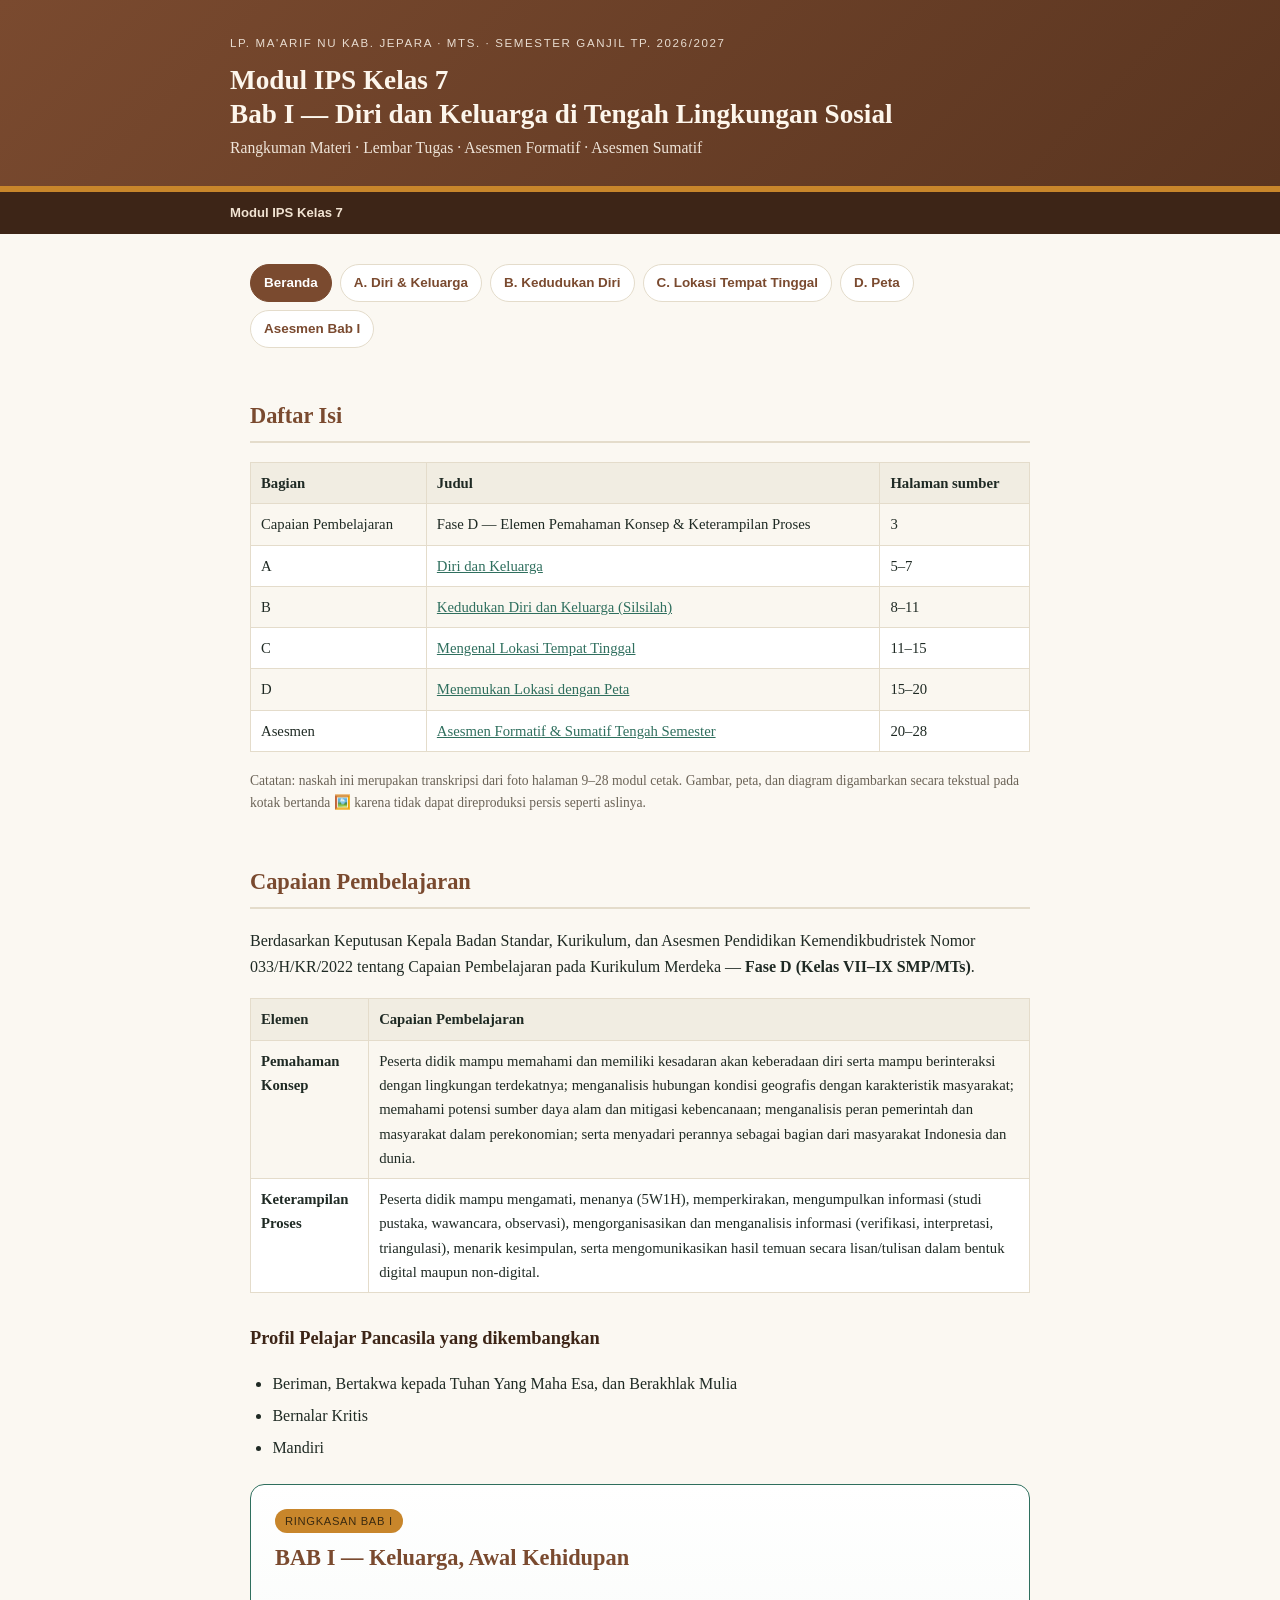
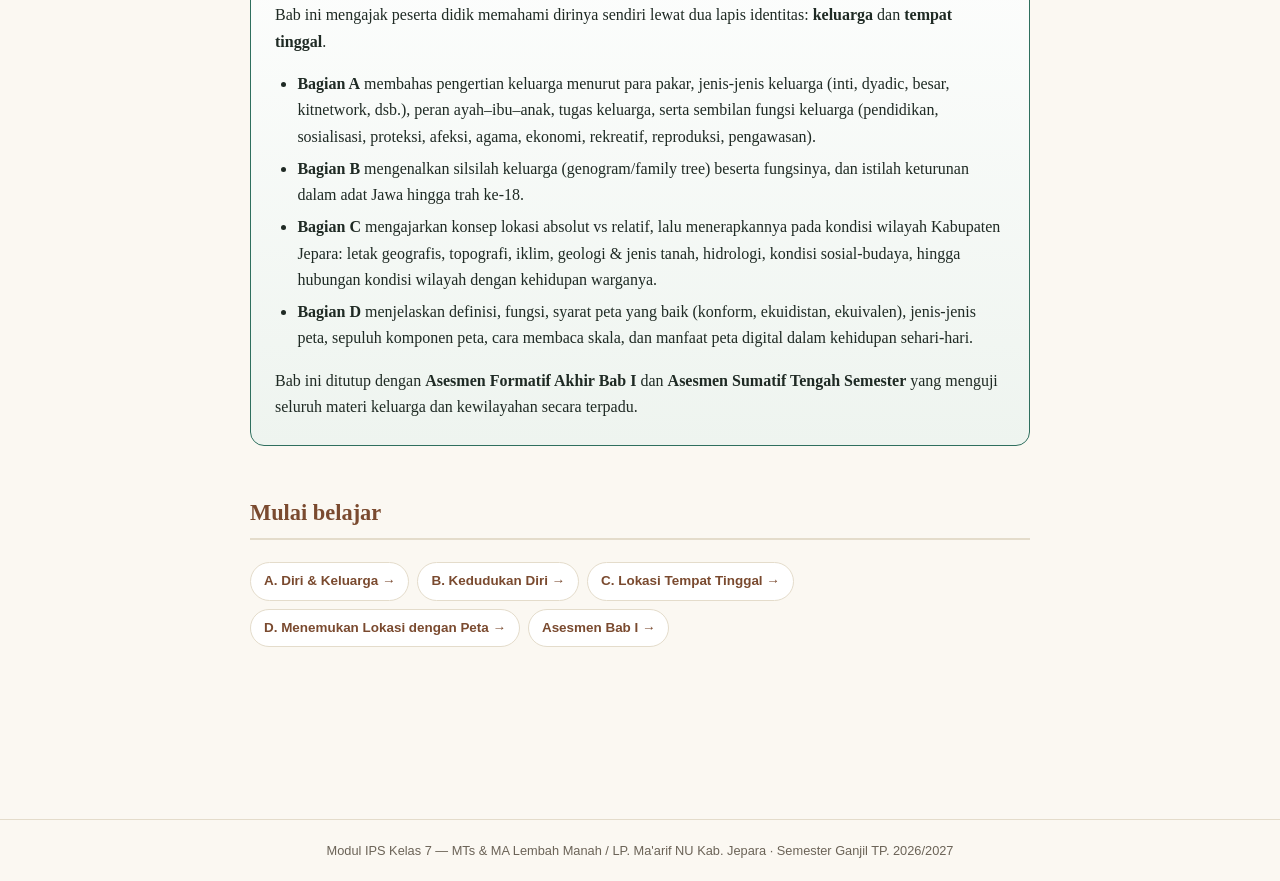
<file: index.html>
<!DOCTYPE html>
<html lang="id">
<head>
<meta charset="UTF-8">
<meta name="viewport" content="width=device-width, initial-scale=1.0">
<title>Modul IPS Kelas 7 — LP. Ma'arif NU Kab. Jepara</title>
<link rel="stylesheet" href="style.css">
</head>
<body>

<header class="site">
  <div class="wrap">
    <div class="eyebrow">LP. Ma'arif NU Kab. Jepara · MTs. · Semester Ganjil TP. 2026/2027</div>
    <h1>Modul IPS Kelas 7<br>Bab I — Diri dan Keluarga di Tengah Lingkungan Sosial</h1>
    <p class="sub">Rangkuman Materi · Lembar Tugas · Asesmen Formatif · Asesmen Sumatif</p>
  </div>
</header>

<nav class="crumbs"><div class="wrap"><strong>Modul IPS Kelas 7</strong></div></nav>

<div class="wrap">
<main>

  <div class="section-nav">
    <a href="index.html" class="current">Beranda</a>
    <a href="bagian-a.html">A. Diri &amp; Keluarga</a>
    <a href="bagian-b.html">B. Kedudukan Diri</a>
    <a href="bagian-c.html">C. Lokasi Tempat Tinggal</a>
    <a href="bagian-d.html">D. Peta</a>
    <a href="asesmen-bab1.html">Asesmen Bab I</a>
  </div>

  <h2>Daftar Isi</h2>
  <table>
    <tr><th>Bagian</th><th>Judul</th><th>Halaman sumber</th></tr>
    <tr><td>Capaian Pembelajaran</td><td>Fase D — Elemen Pemahaman Konsep &amp; Keterampilan Proses</td><td>3</td></tr>
    <tr><td>A</td><td><a href="bagian-a.html">Diri dan Keluarga</a></td><td>5–7</td></tr>
    <tr><td>B</td><td><a href="bagian-b.html">Kedudukan Diri dan Keluarga (Silsilah)</a></td><td>8–11</td></tr>
    <tr><td>C</td><td><a href="bagian-c.html">Mengenal Lokasi Tempat Tinggal</a></td><td>11–15</td></tr>
    <tr><td>D</td><td><a href="bagian-d.html">Menemukan Lokasi dengan Peta</a></td><td>15–20</td></tr>
    <tr><td>Asesmen</td><td><a href="asesmen-bab1.html">Asesmen Formatif &amp; Sumatif Tengah Semester</a></td><td>20–28</td></tr>
  </table>
  <p style="font-size:.85rem;color:var(--muted)">
    Catatan: naskah ini merupakan transkripsi dari foto halaman 9–28 modul cetak.
    Gambar, peta, dan diagram digambarkan secara tekstual pada kotak bertanda 🖼️ karena tidak dapat direproduksi persis seperti aslinya.
  </p>

  <h2 id="capaian">Capaian Pembelajaran</h2>
  <p>Berdasarkan Keputusan Kepala Badan Standar, Kurikulum, dan Asesmen Pendidikan Kemendikbudristek Nomor 033/H/KR/2022 tentang Capaian Pembelajaran pada Kurikulum Merdeka — <strong>Fase D (Kelas VII–IX SMP/MTs)</strong>.</p>

  <table>
    <tr><th>Elemen</th><th>Capaian Pembelajaran</th></tr>
    <tr>
      <td><strong>Pemahaman Konsep</strong></td>
      <td>Peserta didik mampu memahami dan memiliki kesadaran akan keberadaan diri serta mampu berinteraksi dengan lingkungan terdekatnya; menganalisis hubungan kondisi geografis dengan karakteristik masyarakat; memahami potensi sumber daya alam dan mitigasi kebencanaan; menganalisis peran pemerintah dan masyarakat dalam perekonomian; serta menyadari perannya sebagai bagian dari masyarakat Indonesia dan dunia.</td>
    </tr>
    <tr>
      <td><strong>Keterampilan Proses</strong></td>
      <td>Peserta didik mampu mengamati, menanya (5W1H), memperkirakan, mengumpulkan informasi (studi pustaka, wawancara, observasi), mengorganisasikan dan menganalisis informasi (verifikasi, interpretasi, triangulasi), menarik kesimpulan, serta mengomunikasikan hasil temuan secara lisan/tulisan dalam bentuk digital maupun non-digital.</td>
    </tr>
  </table>

  <h3>Profil Pelajar Pancasila yang dikembangkan</h3>
  <ul>
    <li>Beriman, Bertakwa kepada Tuhan Yang Maha Esa, dan Berakhlak Mulia</li>
    <li>Bernalar Kritis</li>
    <li>Mandiri</li>
  </ul>

  <div class="chapter-summary" id="ringkasan-bab">
    <span class="badge">Ringkasan Bab I</span>
    <h2>BAB I — Keluarga, Awal Kehidupan</h2>
    <p>Bab ini mengajak peserta didik memahami dirinya sendiri lewat dua lapis identitas: <strong>keluarga</strong> dan <strong>tempat tinggal</strong>.</p>
    <ul>
      <li><strong>Bagian A</strong> membahas pengertian keluarga menurut para pakar, jenis-jenis keluarga (inti, dyadic, besar, kitnetwork, dsb.), peran ayah–ibu–anak, tugas keluarga, serta sembilan fungsi keluarga (pendidikan, sosialisasi, proteksi, afeksi, agama, ekonomi, rekreatif, reproduksi, pengawasan).</li>
      <li><strong>Bagian B</strong> mengenalkan silsilah keluarga (genogram/family tree) beserta fungsinya, dan istilah keturunan dalam adat Jawa hingga trah ke-18.</li>
      <li><strong>Bagian C</strong> mengajarkan konsep lokasi absolut vs relatif, lalu menerapkannya pada kondisi wilayah Kabupaten Jepara: letak geografis, topografi, iklim, geologi &amp; jenis tanah, hidrologi, kondisi sosial-budaya, hingga hubungan kondisi wilayah dengan kehidupan warganya.</li>
      <li><strong>Bagian D</strong> menjelaskan definisi, fungsi, syarat peta yang baik (konform, ekuidistan, ekuivalen), jenis-jenis peta, sepuluh komponen peta, cara membaca skala, dan manfaat peta digital dalam kehidupan sehari-hari.</li>
    </ul>
    <p>Bab ini ditutup dengan <strong>Asesmen Formatif Akhir Bab I</strong> dan <strong>Asesmen Sumatif Tengah Semester</strong> yang menguji seluruh materi keluarga dan kewilayahan secara terpadu.</p>
  </div>

  <h2>Mulai belajar</h2>
  <div class="section-nav" style="margin-bottom:2em">
    <a href="bagian-a.html">A. Diri &amp; Keluarga →</a>
    <a href="bagian-b.html">B. Kedudukan Diri →</a>
    <a href="bagian-c.html">C. Lokasi Tempat Tinggal →</a>
    <a href="bagian-d.html">D. Menemukan Lokasi dengan Peta →</a>
    <a href="asesmen-bab1.html">Asesmen Bab I →</a>
  </div>

</main>
</div>

<footer>Modul IPS Kelas 7 — MTs &amp; MA Lembah Manah / LP. Ma'arif NU Kab. Jepara · Semester Ganjil TP. 2026/2027</footer>
</body>
</html>
</file>
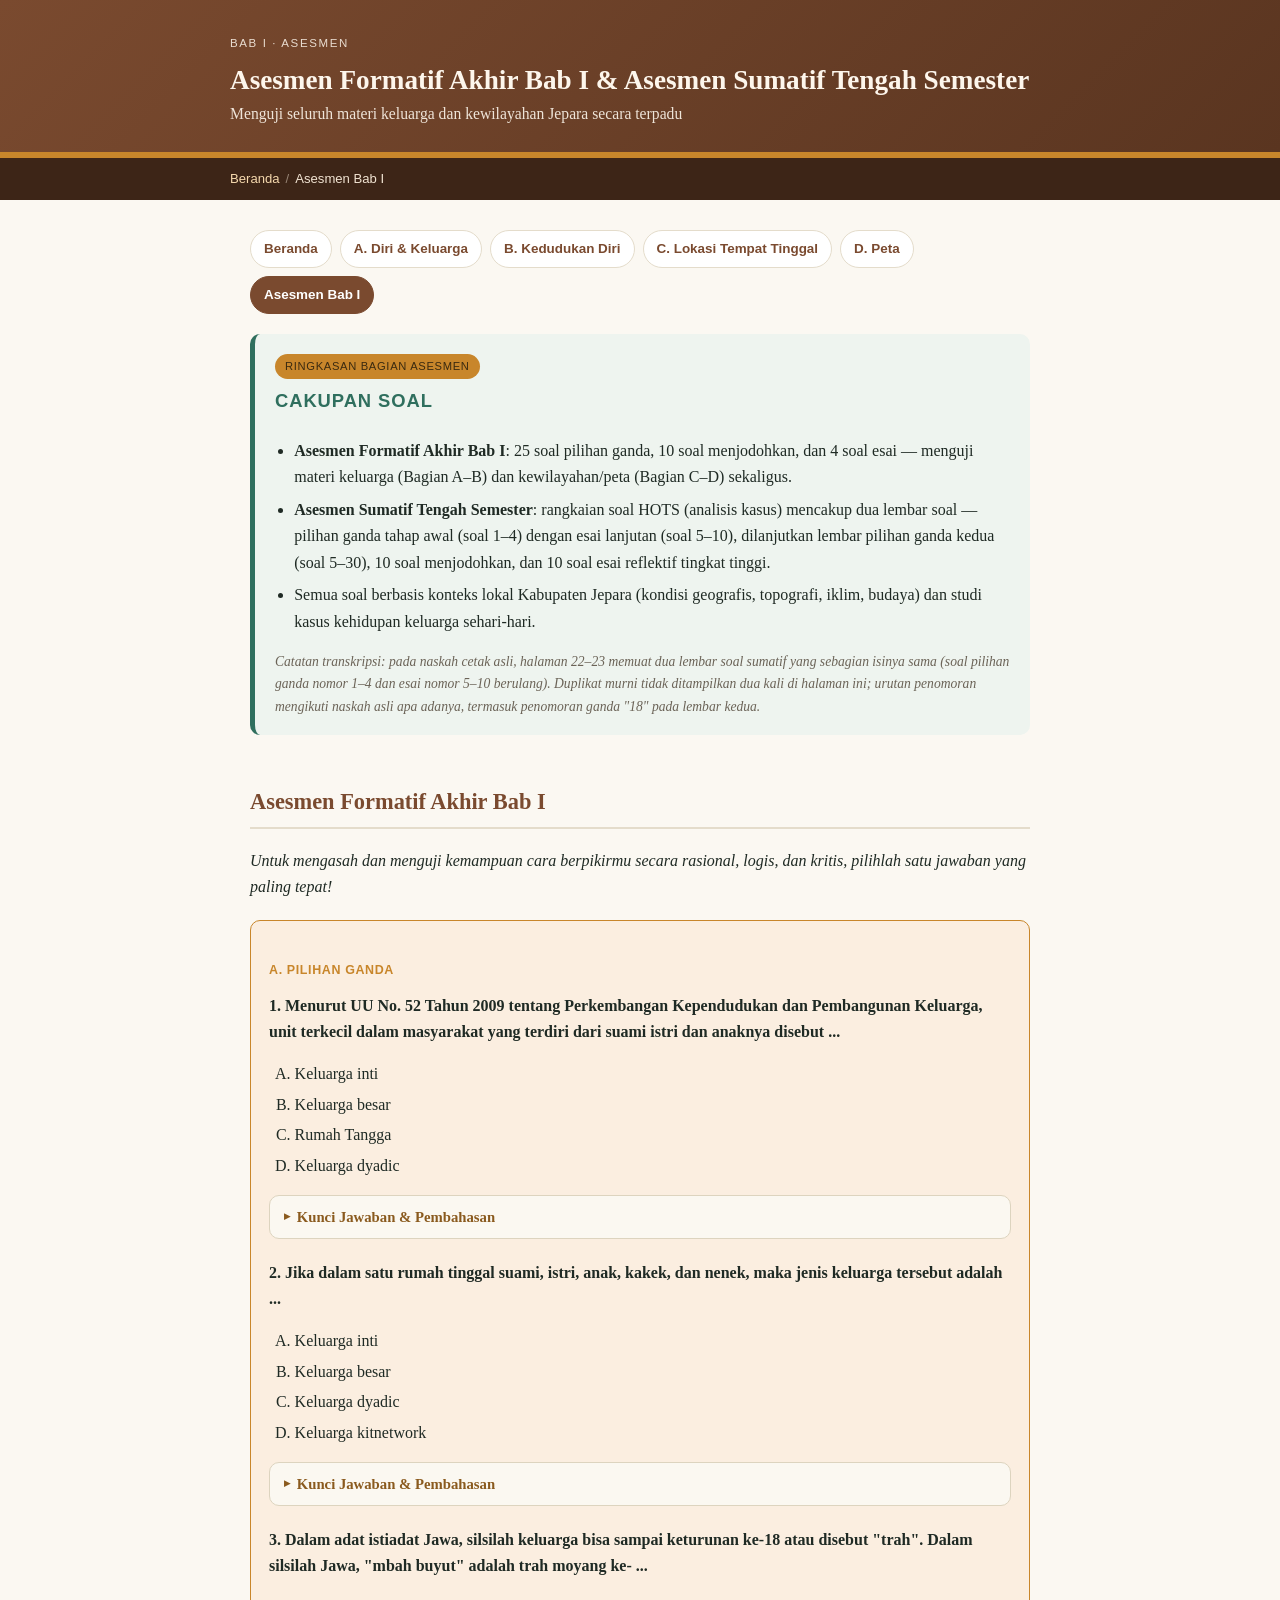
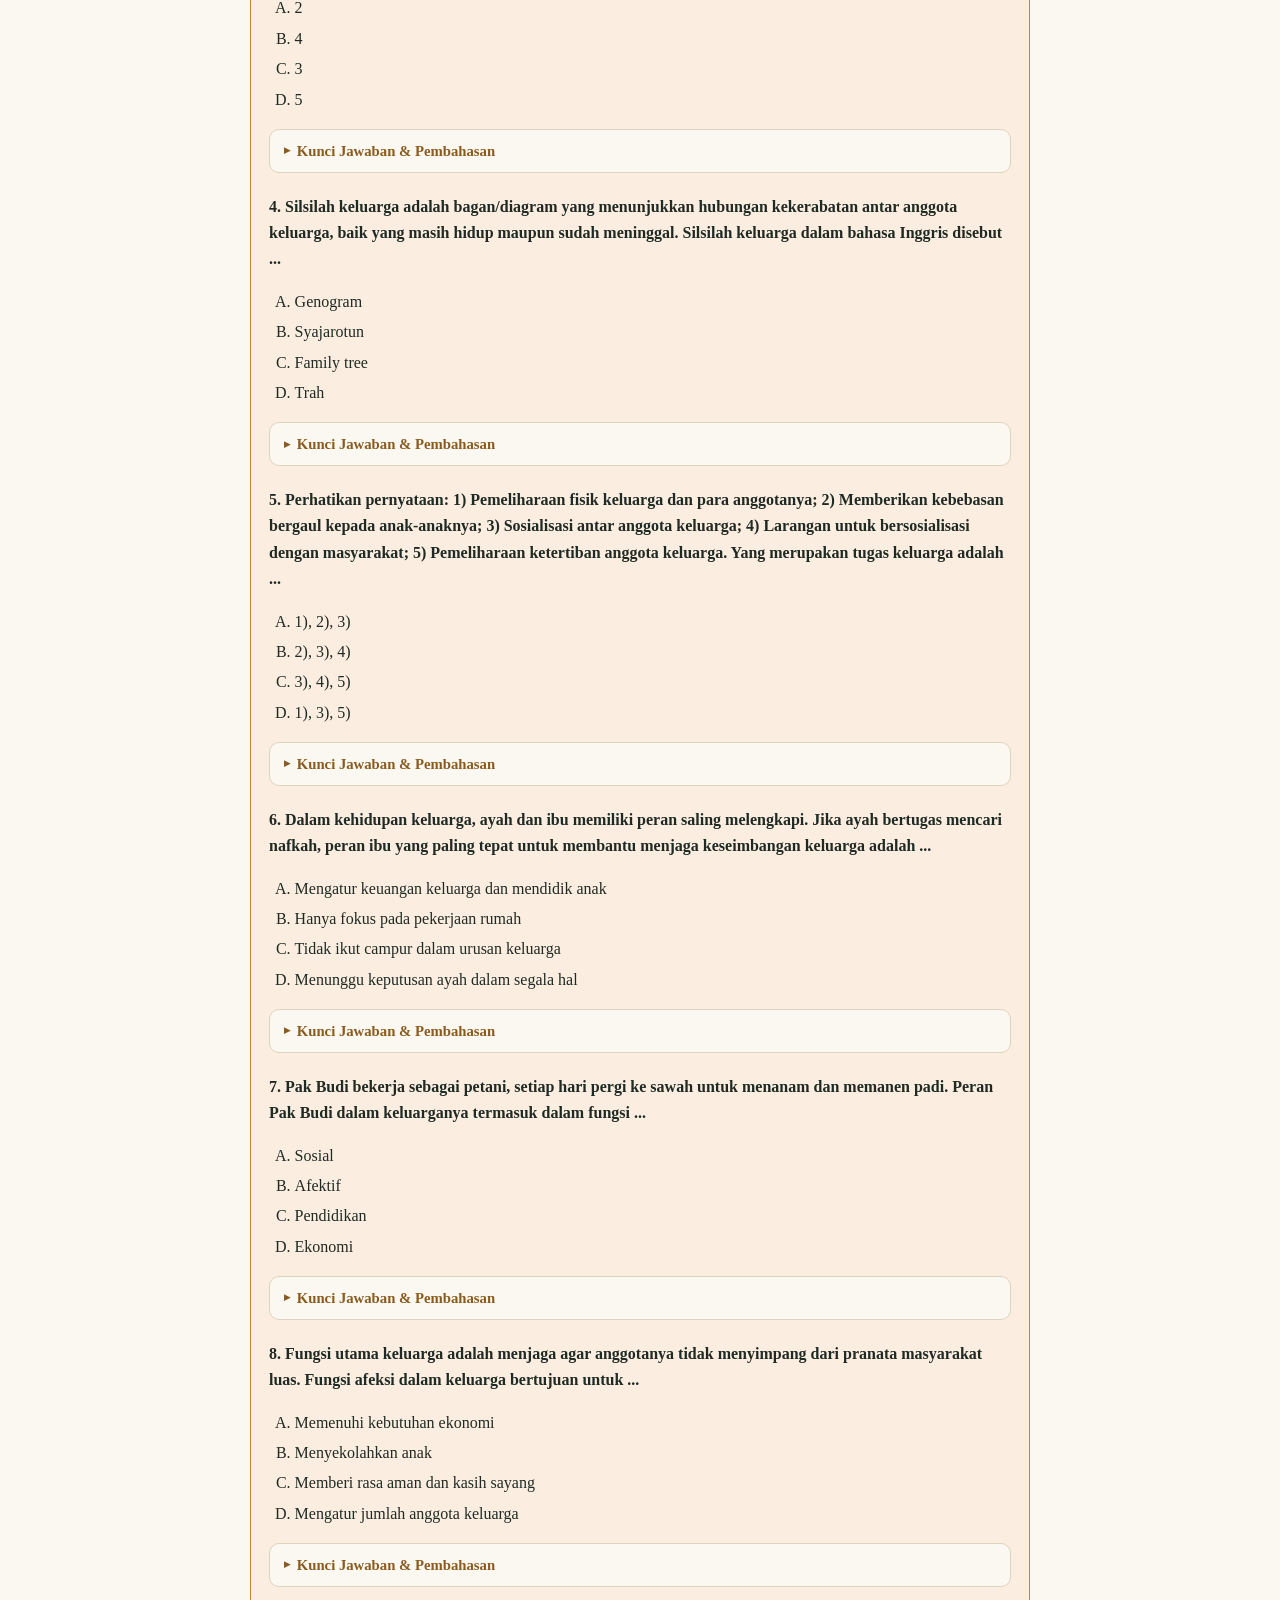
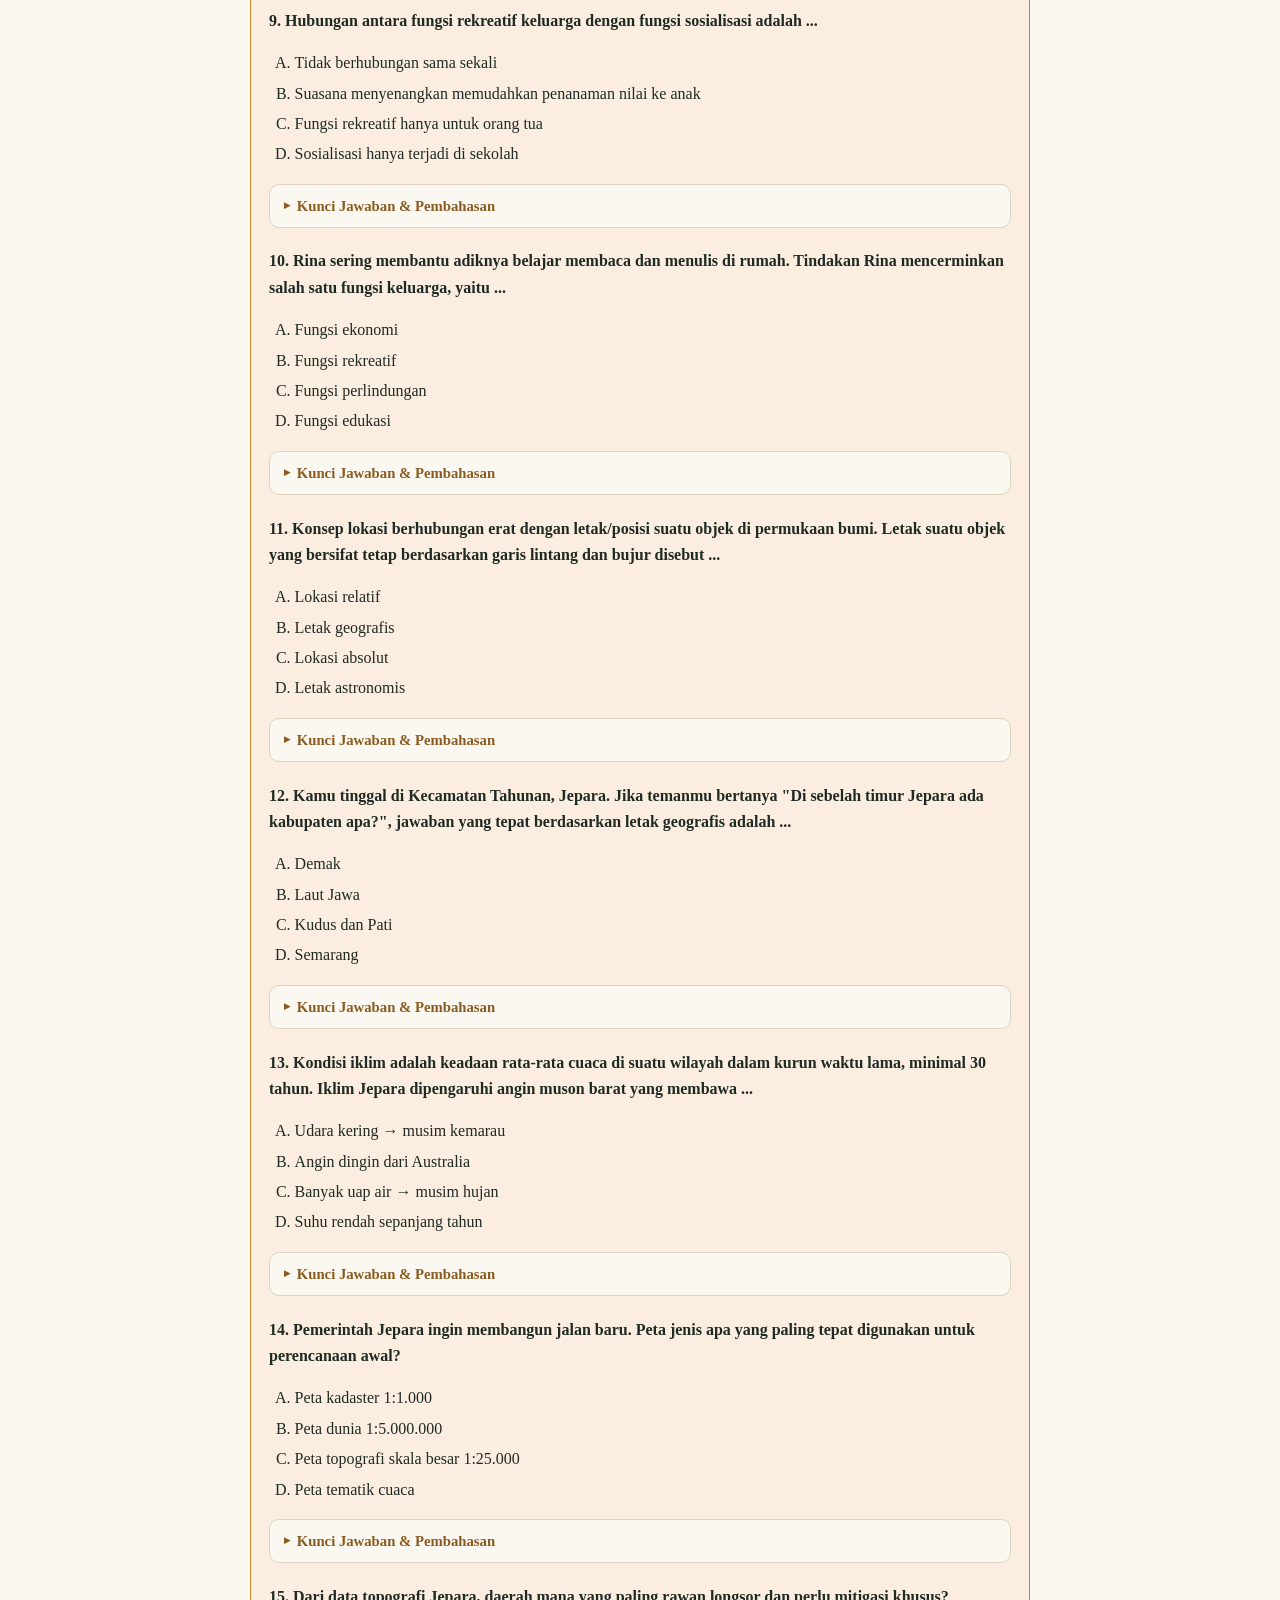
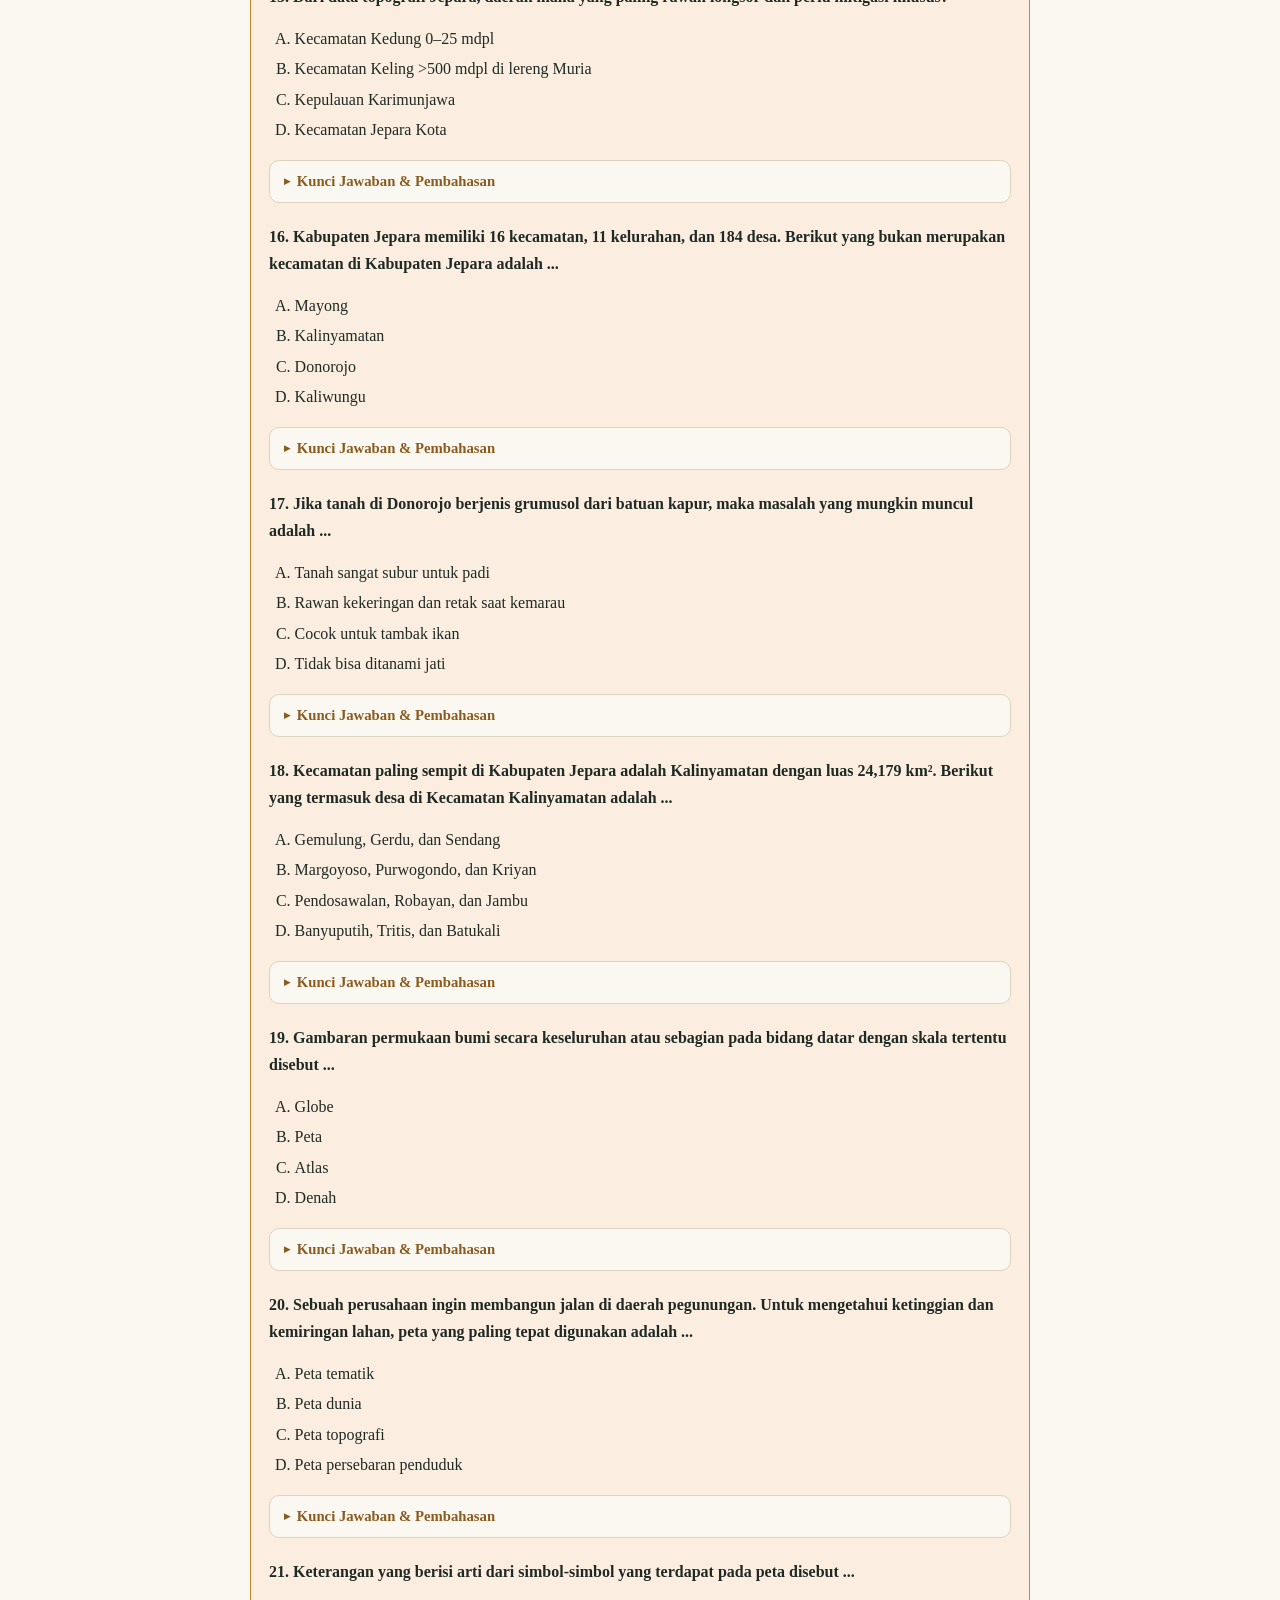
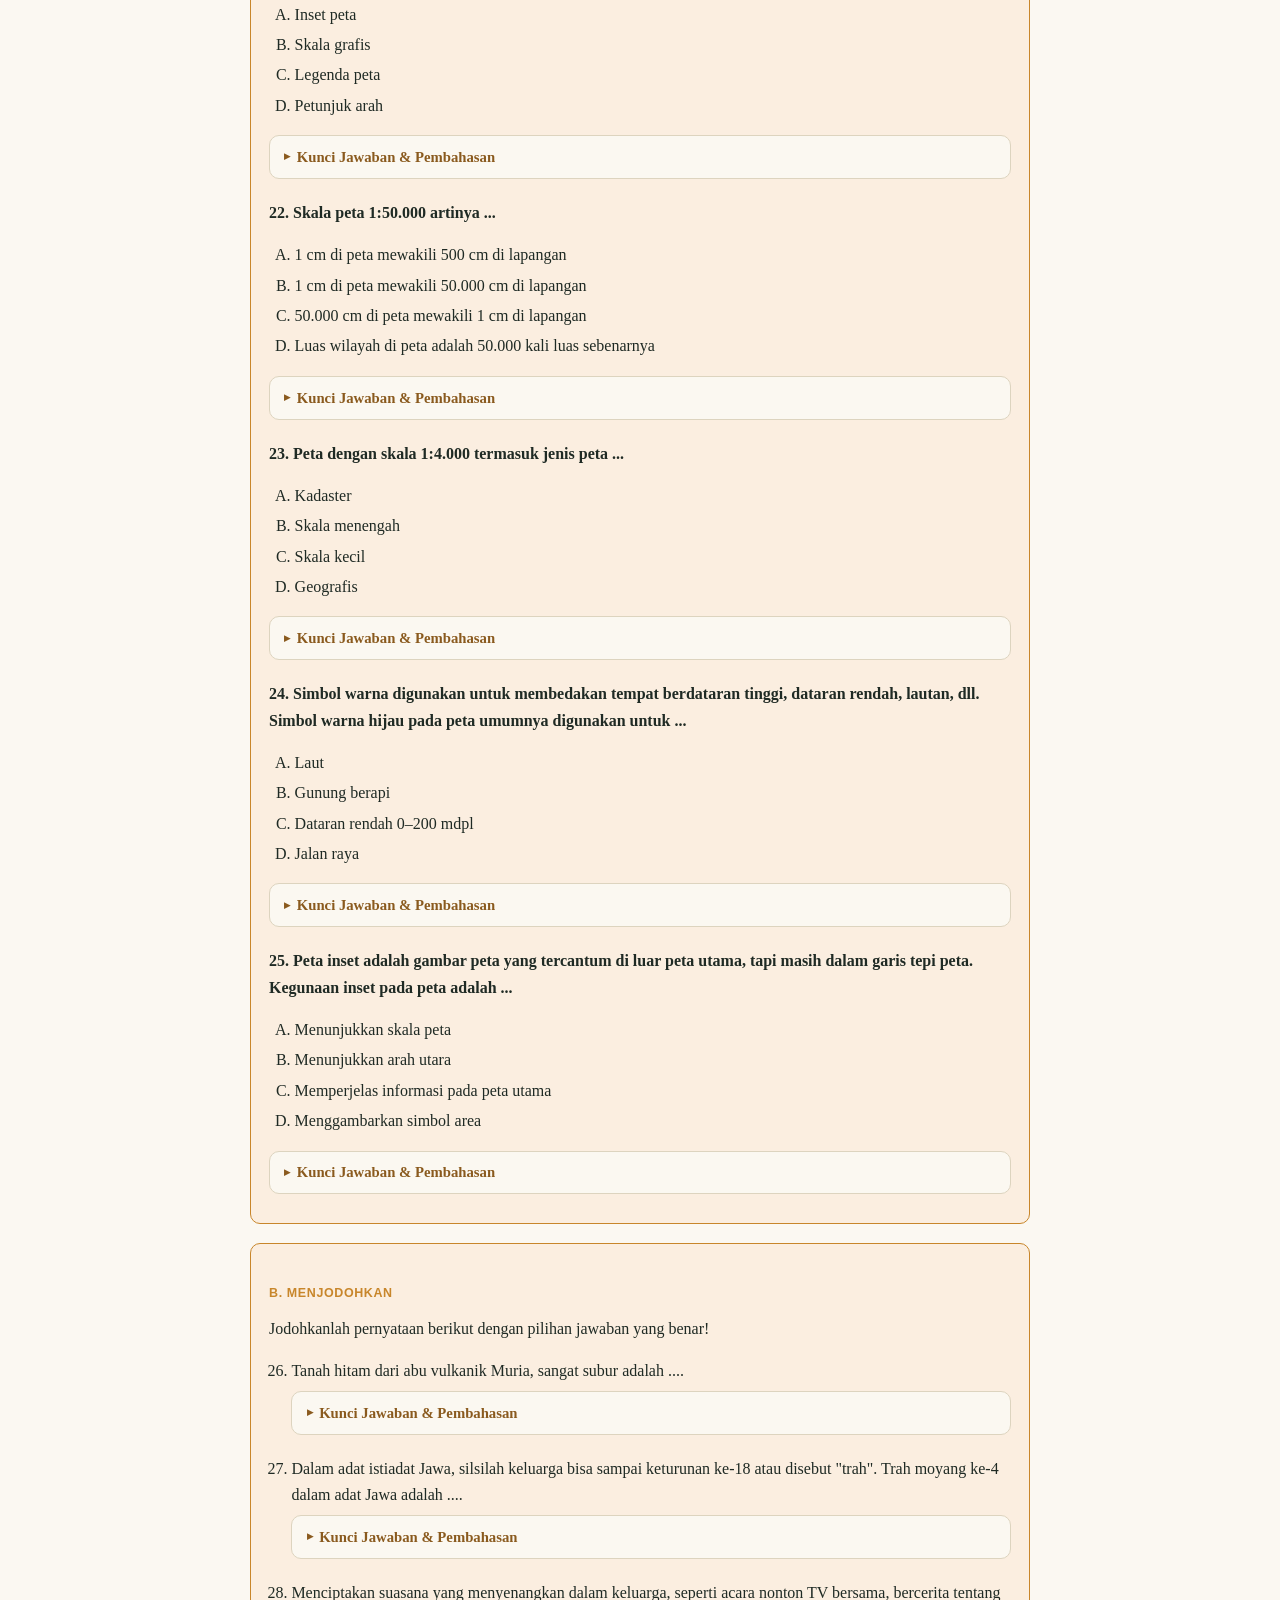
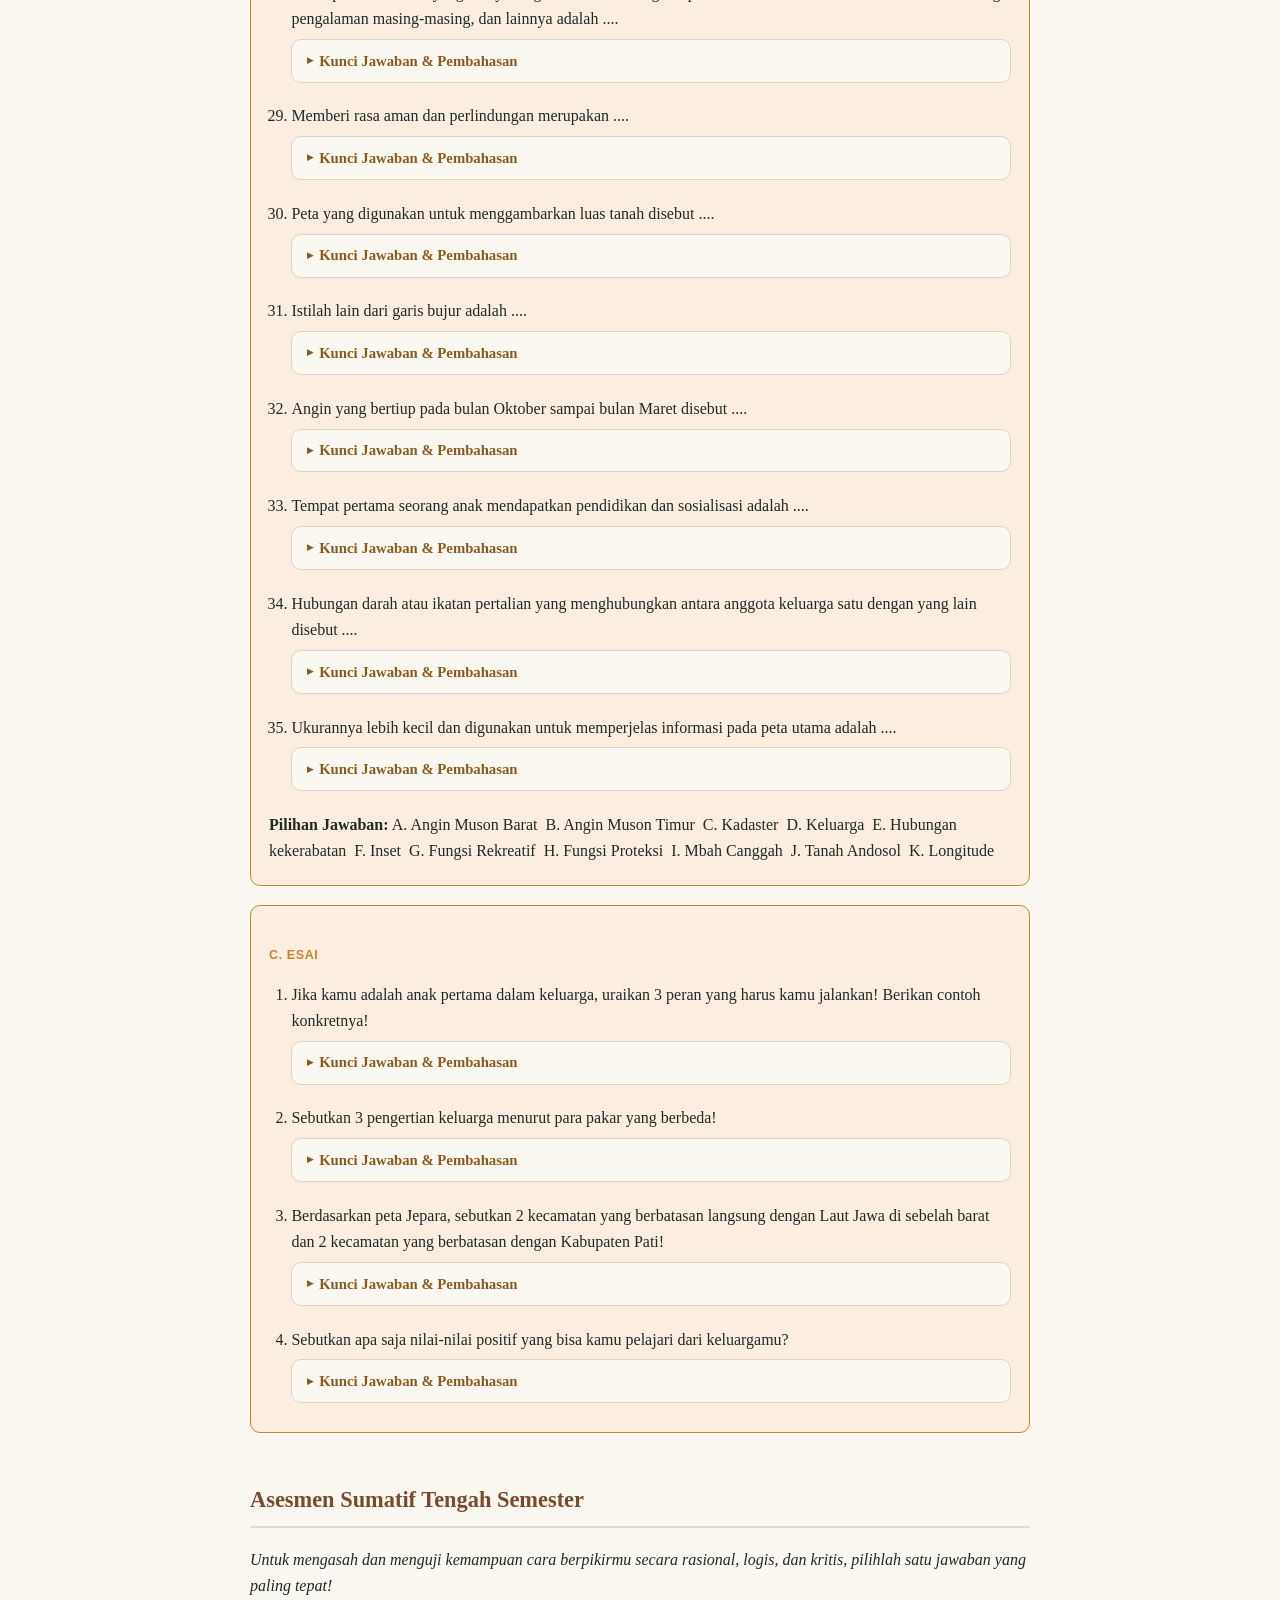
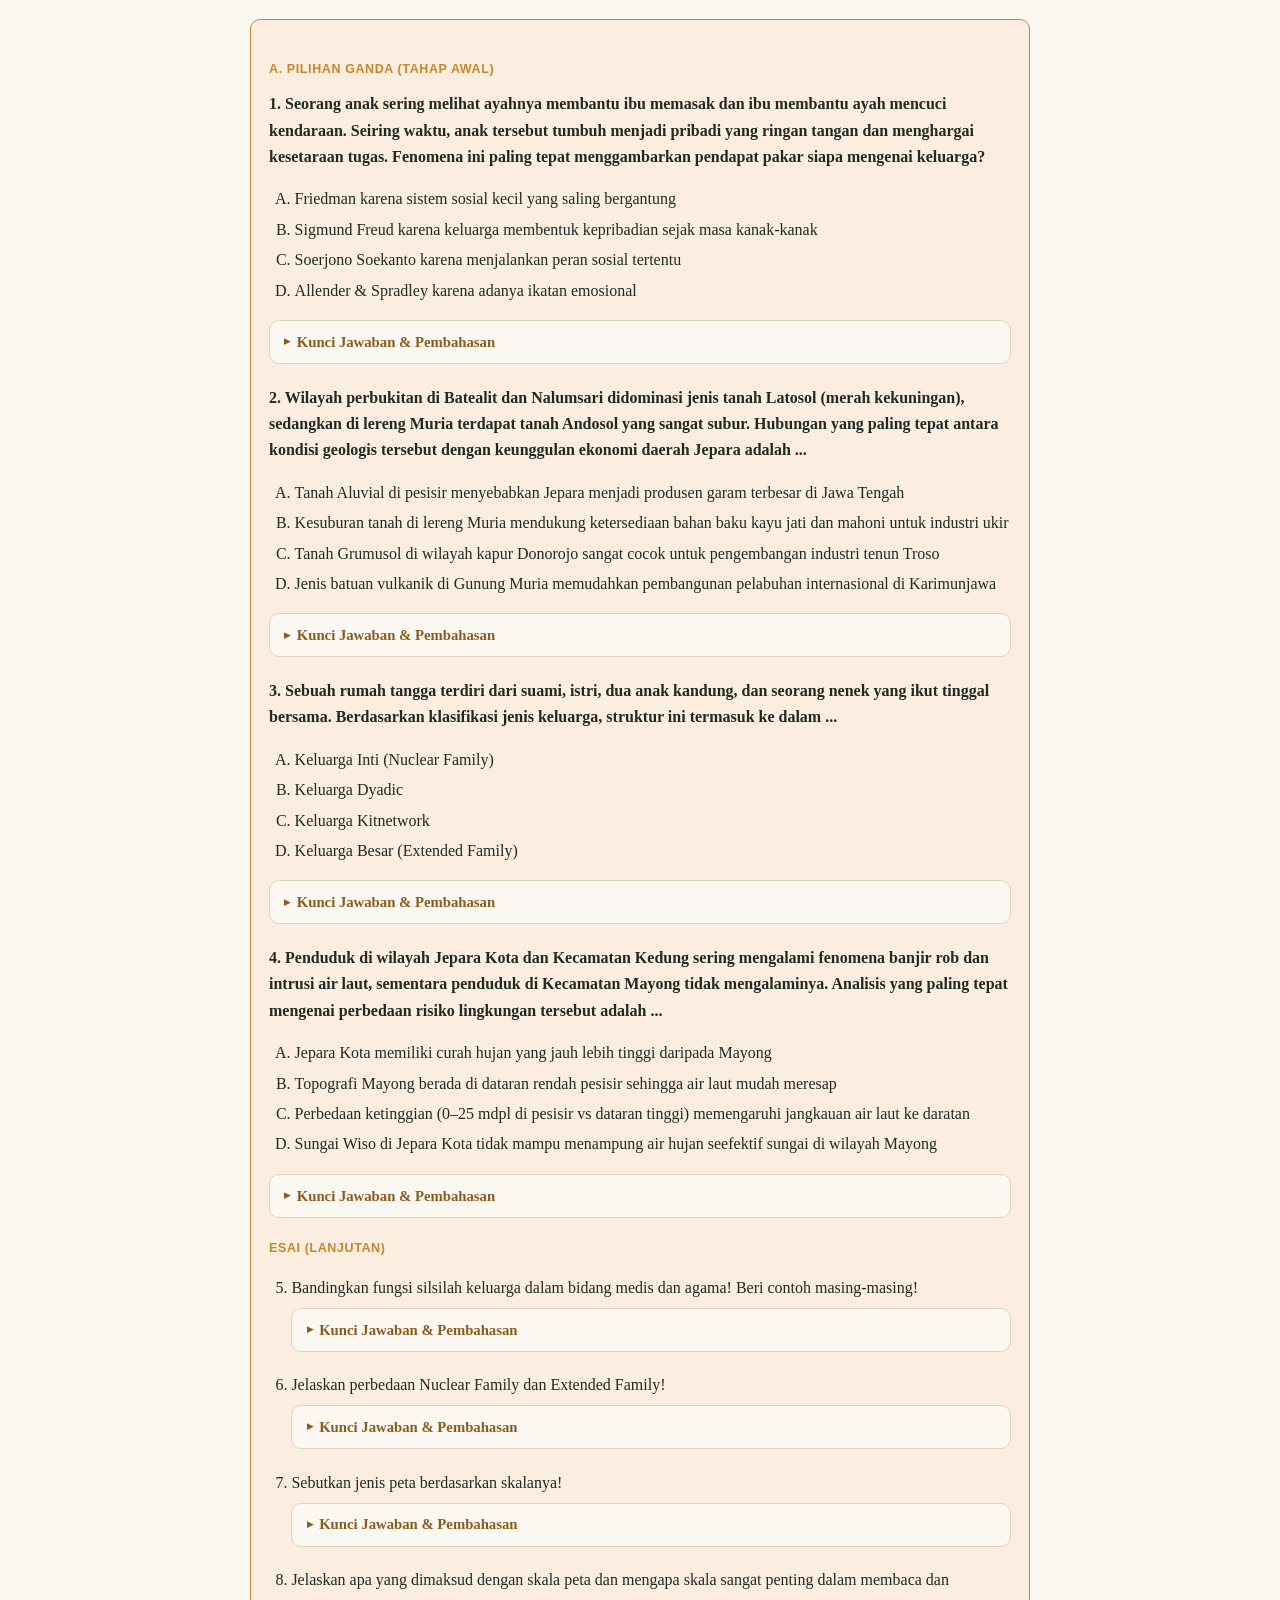
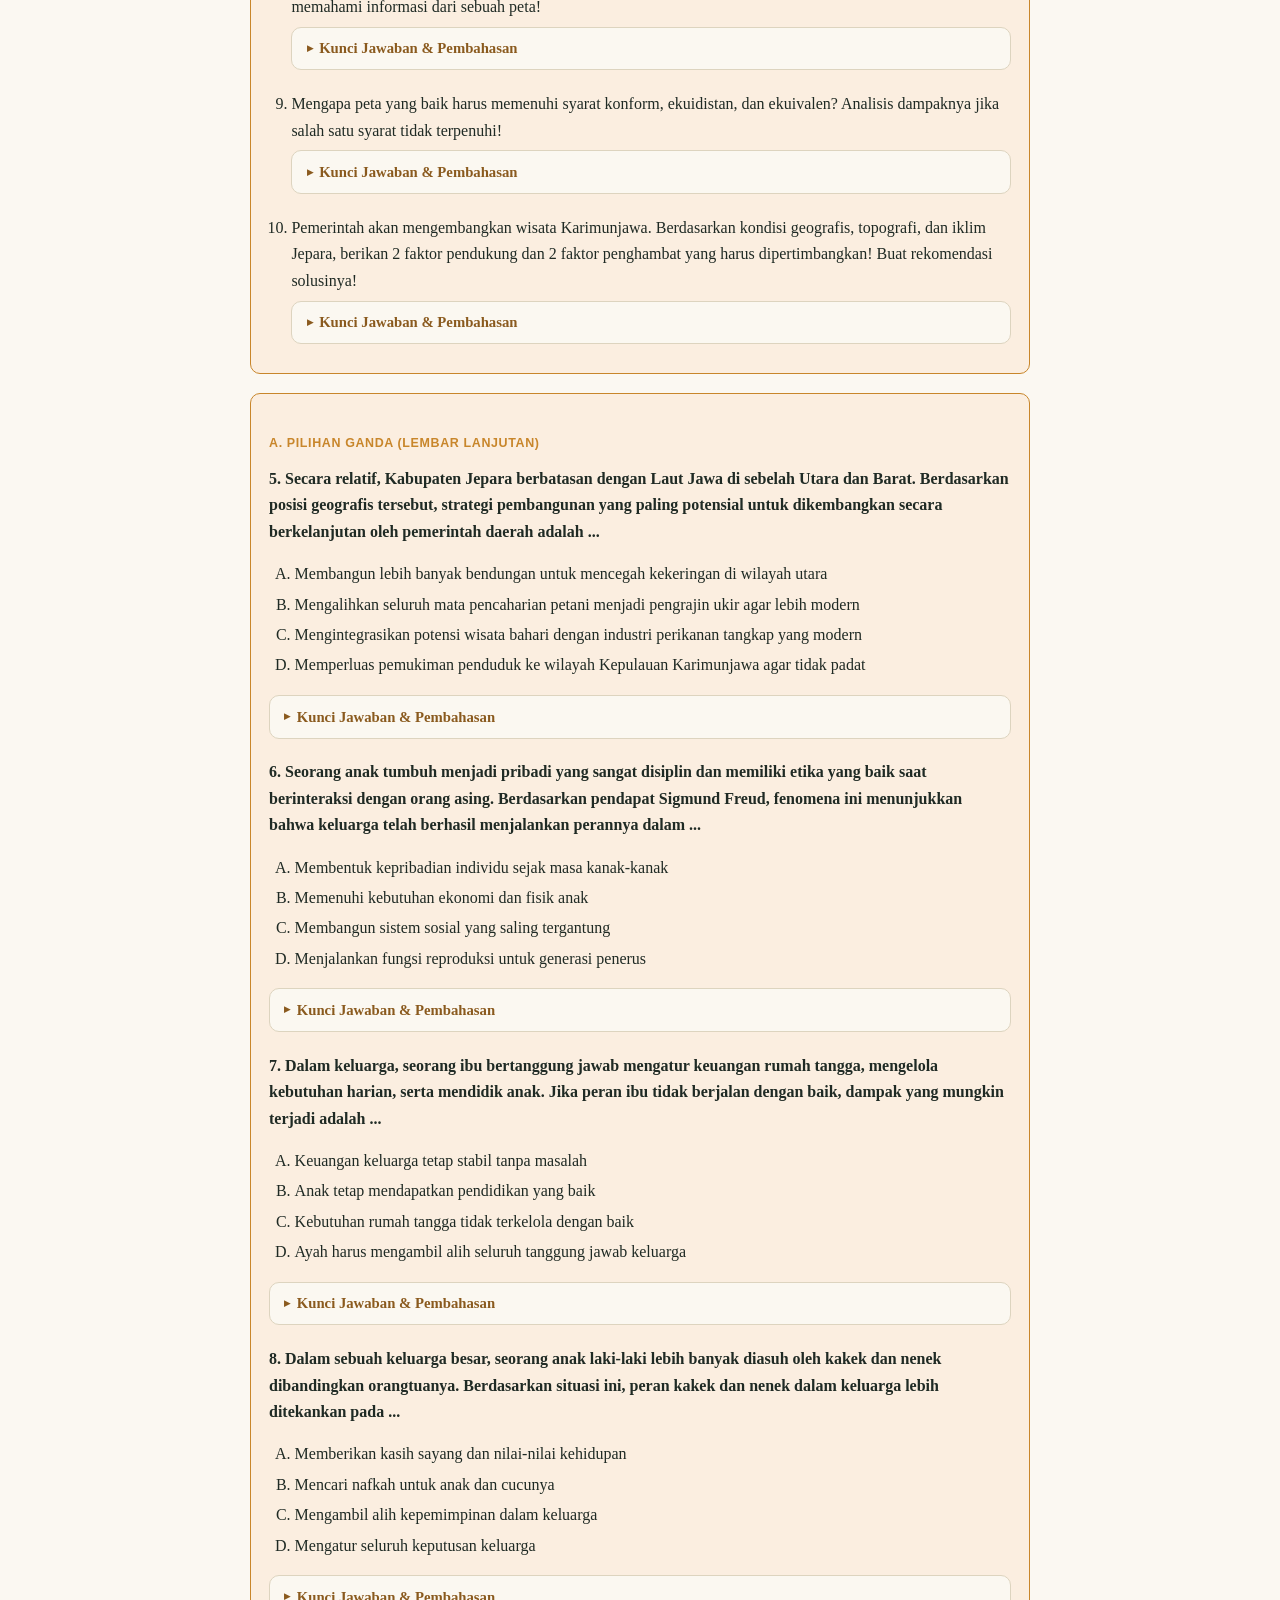
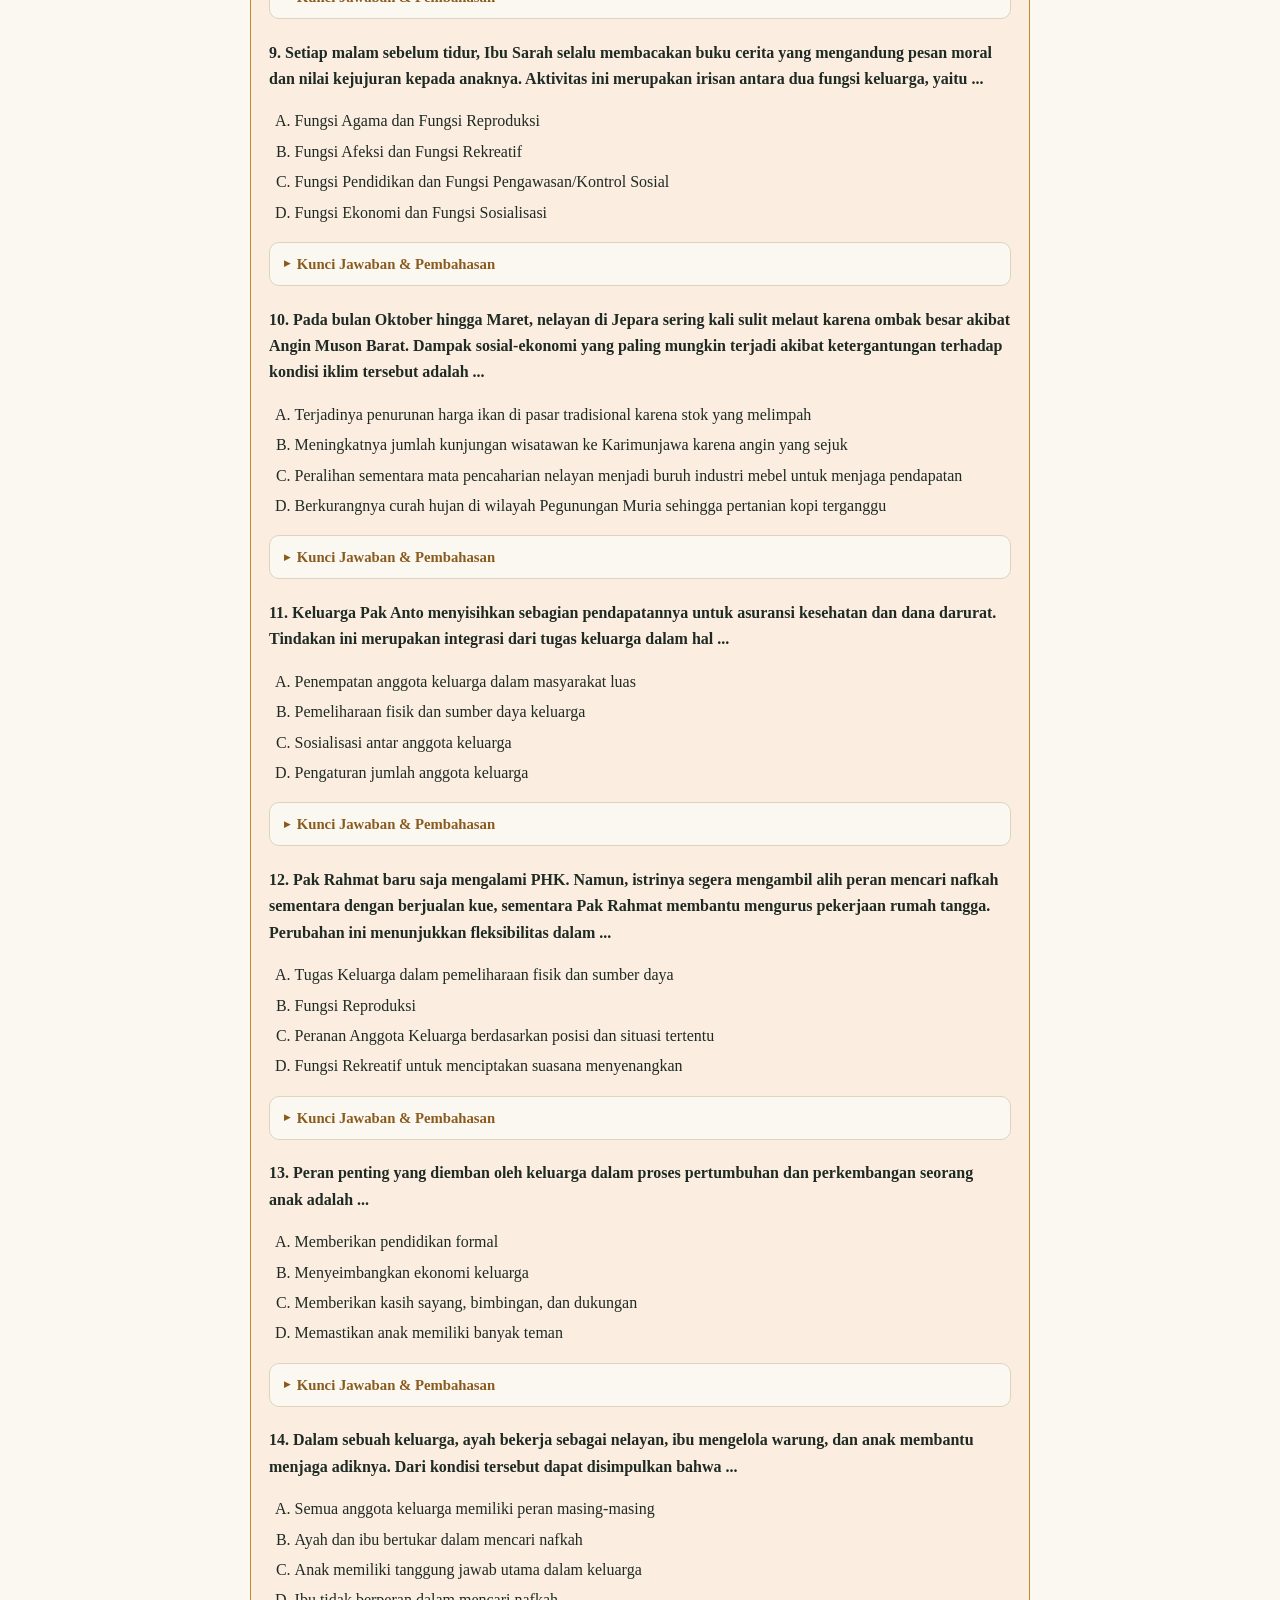
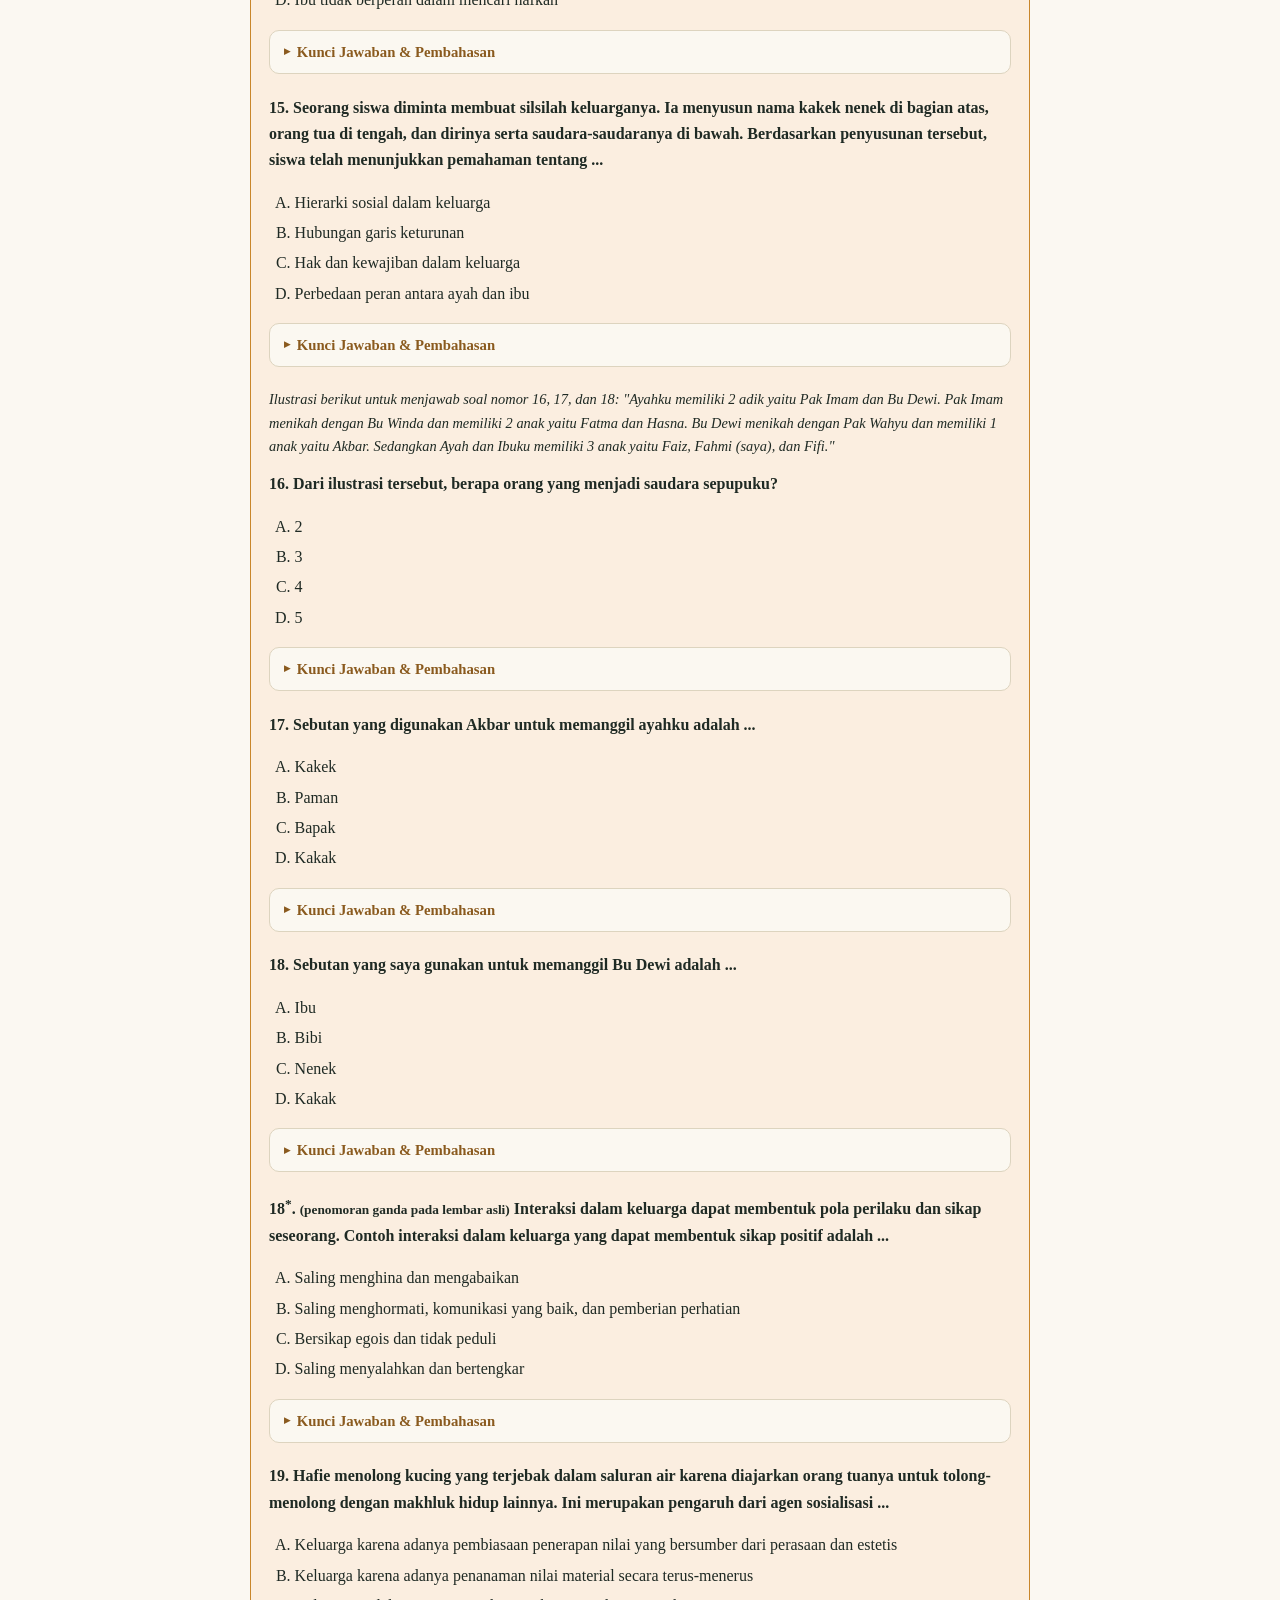
<file: asesmen-bab1.html>
<!DOCTYPE html>
<html lang="id">
<head>
<meta charset="UTF-8">
<meta name="viewport" content="width=device-width, initial-scale=1.0">
<title>Asesmen Bab I — Modul IPS Kelas 7</title>
<link rel="stylesheet" href="style.css">

<style>
details.kunci{margin:.4rem 0 1.3rem;border:1px solid #ddd4bf;border-radius:10px;background:#fbf8f1;overflow:hidden}
details.kunci summary{cursor:pointer;font-weight:700;color:#8a5a1e;padding:.55rem .9rem;list-style:none;font-size:.92rem;display:flex;align-items:center;gap:.4rem;user-select:none}
details.kunci summary::-webkit-details-marker{display:none}
details.kunci summary::before{content:"\25B8";display:inline-block;font-size:.8em;transition:transform .15s ease}
details.kunci[open] summary::before{transform:rotate(90deg)}
details.kunci summary:hover{background:#f2ead9}
details.kunci .kunci-body{padding:.2rem .95rem .8rem;border-top:1px dashed #ddd4bf}
details.kunci .kunci-body p{margin:.45rem 0;font-size:.93rem;line-height:1.5}
details.kunci .jwb{color:#1f7a3d;font-weight:700}
</style>
</head>
<body>

<header class="site">
  <div class="wrap">
    <div class="eyebrow">Bab I · Asesmen</div>
    <h1>Asesmen Formatif Akhir Bab I &amp; Asesmen Sumatif Tengah Semester</h1>
    <p class="sub">Menguji seluruh materi keluarga dan kewilayahan Jepara secara terpadu</p>
  </div>
</header>

<nav class="crumbs"><div class="wrap"><a href="index.html">Beranda</a><span class="sep">/</span> Asesmen Bab I</div></nav>

<div class="wrap">
<main>
  <div class="section-nav">
    <a href="index.html">Beranda</a>
    <a href="bagian-a.html">A. Diri &amp; Keluarga</a>
    <a href="bagian-b.html">B. Kedudukan Diri</a>
    <a href="bagian-c.html">C. Lokasi Tempat Tinggal</a>
    <a href="bagian-d.html">D. Peta</a>
    <a href="asesmen-bab1.html" class="current">Asesmen Bab I</a>
  </div>

  <div class="summary">
    <span class="badge">Ringkasan Bagian Asesmen</span>
    <h2>Cakupan Soal</h2>
    <ul>
      <li><strong>Asesmen Formatif Akhir Bab I</strong>: 25 soal pilihan ganda, 10 soal menjodohkan, dan 4 soal esai — menguji materi keluarga (Bagian A–B) dan kewilayahan/peta (Bagian C–D) sekaligus.</li>
      <li><strong>Asesmen Sumatif Tengah Semester</strong>: rangkaian soal HOTS (analisis kasus) mencakup dua lembar soal — pilihan ganda tahap awal (soal 1–4) dengan esai lanjutan (soal 5–10), dilanjutkan lembar pilihan ganda kedua (soal 5–30), 10 soal menjodohkan, dan 10 soal esai reflektif tingkat tinggi.</li>
      <li>Semua soal berbasis konteks lokal Kabupaten Jepara (kondisi geografis, topografi, iklim, budaya) dan studi kasus kehidupan keluarga sehari-hari.</li>
    </ul>
    <p style="font-size:.85rem;color:var(--muted)"><em>Catatan transkripsi: pada naskah cetak asli, halaman 22–23 memuat dua lembar soal sumatif yang sebagian isinya sama (soal pilihan ganda nomor 1–4 dan esai nomor 5–10 berulang). Duplikat murni tidak ditampilkan dua kali di halaman ini; urutan penomoran mengikuti naskah asli apa adanya, termasuk penomoran ganda "18" pada lembar kedua.</em></p>
  </div>

  <h2 id="formatif">Asesmen Formatif Akhir Bab I</h2>
  <p><em>Untuk mengasah dan menguji kemampuan cara berpikirmu secara rasional, logis, dan kritis, pilihlah satu jawaban yang paling tepat!</em></p>

  <div class="quiz">
    <p class="quiz-title">A. Pilihan Ganda</p>

    <p class="qtext">1. Menurut UU No. 52 Tahun 2009 tentang Perkembangan Kependudukan dan Pembangunan Keluarga, unit terkecil dalam masyarakat yang terdiri dari suami istri dan anaknya disebut ...</p>
    <ol class="opts" type="a"><li>Keluarga inti</li><li>Keluarga besar</li><li>Rumah Tangga</li><li>Keluarga dyadic</li></ol><details class="kunci"><summary>Kunci Jawaban &amp; Pembahasan</summary><div class="kunci-body"><p><span class="jwb">Jawaban: A</span></p><p>Menurut Pasal 1 UU No. 52 Tahun 2009, keluarga inti adalah unit terkecil yang terdiri atas suami, istri, dan anak-anaknya.</p></div></details>

    <p class="qtext">2. Jika dalam satu rumah tinggal suami, istri, anak, kakek, dan nenek, maka jenis keluarga tersebut adalah ...</p>
    <ol class="opts" type="a"><li>Keluarga inti</li><li>Keluarga besar</li><li>Keluarga dyadic</li><li>Keluarga kitnetwork</li></ol><details class="kunci"><summary>Kunci Jawaban &amp; Pembahasan</summary><div class="kunci-body"><p><span class="jwb">Jawaban: B</span></p><p>Jika dalam satu rumah tinggal suami, istri, anak, kakek, dan nenek (ada anggota di luar inti), maka disebut keluarga besar (extended family).</p></div></details>

    <p class="qtext">3. Dalam adat istiadat Jawa, silsilah keluarga bisa sampai keturunan ke-18 atau disebut "trah". Dalam silsilah Jawa, "mbah buyut" adalah trah moyang ke- ...</p>
    <ol class="opts" type="a"><li>2</li><li>4</li><li>3</li><li>5</li></ol><details class="kunci"><summary>Kunci Jawaban &amp; Pembahasan</summary><div class="kunci-body"><p><span class="jwb">Jawaban: C</span></p><p>Dalam urutan trah Jawa: anak (trah ke-1), cucu/putu (ke-2), lalu buyut (ke-3). "Mbah buyut" berada pada trah moyang ke-3.</p></div></details>

    <p class="qtext">4. Silsilah keluarga adalah bagan/diagram yang menunjukkan hubungan kekerabatan antar anggota keluarga, baik yang masih hidup maupun sudah meninggal. Silsilah keluarga dalam bahasa Inggris disebut ...</p>
    <ol class="opts" type="a"><li>Genogram</li><li>Syajarotun</li><li>Family tree</li><li>Trah</li></ol><details class="kunci"><summary>Kunci Jawaban &amp; Pembahasan</summary><div class="kunci-body"><p><span class="jwb">Jawaban: C</span></p><p>Silsilah keluarga dalam bahasa Inggris disebut family tree, yaitu bagan/diagram hubungan kekerabatan antaranggota keluarga.</p></div></details>

    <p class="qtext">5. Perhatikan pernyataan: 1) Pemeliharaan fisik keluarga dan para anggotanya; 2) Memberikan kebebasan bergaul kepada anak-anaknya; 3) Sosialisasi antar anggota keluarga; 4) Larangan untuk bersosialisasi dengan masyarakat; 5) Pemeliharaan ketertiban anggota keluarga. Yang merupakan tugas keluarga adalah ...</p>
    <ol class="opts" type="a"><li>1), 2), 3)</li><li>2), 3), 4)</li><li>3), 4), 5)</li><li>1), 3), 5)</li></ol><details class="kunci"><summary>Kunci Jawaban &amp; Pembahasan</summary><div class="kunci-body"><p><span class="jwb">Jawaban: D</span></p><p>Tugas keluarga meliputi pemeliharaan fisik (1), sosialisasi antaranggota (3), dan pemeliharaan ketertiban (5); larangan bersosialisasi dengan masyarakat (4) bukan tugas keluarga yang sehat.</p></div></details>

    <p class="qtext">6. Dalam kehidupan keluarga, ayah dan ibu memiliki peran saling melengkapi. Jika ayah bertugas mencari nafkah, peran ibu yang paling tepat untuk membantu menjaga keseimbangan keluarga adalah ...</p>
    <ol class="opts" type="a"><li>Mengatur keuangan keluarga dan mendidik anak</li><li>Hanya fokus pada pekerjaan rumah</li><li>Tidak ikut campur dalam urusan keluarga</li><li>Menunggu keputusan ayah dalam segala hal</li></ol><details class="kunci"><summary>Kunci Jawaban &amp; Pembahasan</summary><div class="kunci-body"><p><span class="jwb">Jawaban: A</span></p><p>Agar terjadi keseimbangan, peran ibu yang tepat adalah ikut mengatur keuangan keluarga sekaligus mendidik anak, melengkapi peran ayah sebagai pencari nafkah.</p></div></details>

    <p class="qtext">7. Pak Budi bekerja sebagai petani, setiap hari pergi ke sawah untuk menanam dan memanen padi. Peran Pak Budi dalam keluarganya termasuk dalam fungsi ...</p>
    <ol class="opts" type="a"><li>Sosial</li><li>Afektif</li><li>Pendidikan</li><li>Ekonomi</li></ol><details class="kunci"><summary>Kunci Jawaban &amp; Pembahasan</summary><div class="kunci-body"><p><span class="jwb">Jawaban: D</span></p><p>Bekerja untuk memperoleh penghasilan/menafkahi keluarga (bertani) termasuk dalam fungsi ekonomi keluarga.</p></div></details>

    <p class="qtext">8. Fungsi utama keluarga adalah menjaga agar anggotanya tidak menyimpang dari pranata masyarakat luas. Fungsi afeksi dalam keluarga bertujuan untuk ...</p>
    <ol class="opts" type="a"><li>Memenuhi kebutuhan ekonomi</li><li>Menyekolahkan anak</li><li>Memberi rasa aman dan kasih sayang</li><li>Mengatur jumlah anggota keluarga</li></ol><details class="kunci"><summary>Kunci Jawaban &amp; Pembahasan</summary><div class="kunci-body"><p><span class="jwb">Jawaban: C</span></p><p>Fungsi afeksi berkaitan dengan pemberian kasih sayang, kehangatan, dan rasa aman secara emosional kepada anggota keluarga.</p></div></details>

    <p class="qtext">9. Hubungan antara fungsi rekreatif keluarga dengan fungsi sosialisasi adalah ...</p>
    <ol class="opts" type="a"><li>Tidak berhubungan sama sekali</li><li>Suasana menyenangkan memudahkan penanaman nilai ke anak</li><li>Fungsi rekreatif hanya untuk orang tua</li><li>Sosialisasi hanya terjadi di sekolah</li></ol><details class="kunci"><summary>Kunci Jawaban &amp; Pembahasan</summary><div class="kunci-body"><p><span class="jwb">Jawaban: B</span></p><p>Suasana rekreatif yang menyenangkan membuat anak lebih terbuka dan mudah menerima nilai-nilai yang ditanamkan orang tua, sehingga mendukung proses sosialisasi.</p></div></details>

    <p class="qtext">10. Rina sering membantu adiknya belajar membaca dan menulis di rumah. Tindakan Rina mencerminkan salah satu fungsi keluarga, yaitu ...</p>
    <ol class="opts" type="a"><li>Fungsi ekonomi</li><li>Fungsi rekreatif</li><li>Fungsi perlindungan</li><li>Fungsi edukasi</li></ol><details class="kunci"><summary>Kunci Jawaban &amp; Pembahasan</summary><div class="kunci-body"><p><span class="jwb">Jawaban: D</span></p><p>Mengajari/mendampingi anggota keluarga belajar termasuk pelaksanaan fungsi edukasi (pendidikan) dalam keluarga.</p></div></details>

    <p class="qtext">11. Konsep lokasi berhubungan erat dengan letak/posisi suatu objek di permukaan bumi. Letak suatu objek yang bersifat tetap berdasarkan garis lintang dan bujur disebut ...</p>
    <ol class="opts" type="a"><li>Lokasi relatif</li><li>Letak geografis</li><li>Lokasi absolut</li><li>Letak astronomis</li></ol><details class="kunci"><summary>Kunci Jawaban &amp; Pembahasan</summary><div class="kunci-body"><p><span class="jwb">Jawaban: C</span></p><p>Lokasi absolut adalah letak suatu tempat yang tetap, ditentukan berdasarkan koordinat garis lintang dan garis bujur.</p></div></details>

    <p class="qtext">12. Kamu tinggal di Kecamatan Tahunan, Jepara. Jika temanmu bertanya "Di sebelah timur Jepara ada kabupaten apa?", jawaban yang tepat berdasarkan letak geografis adalah ...</p>
    <ol class="opts" type="a"><li>Demak</li><li>Laut Jawa</li><li>Kudus dan Pati</li><li>Semarang</li></ol><details class="kunci"><summary>Kunci Jawaban &amp; Pembahasan</summary><div class="kunci-body"><p><span class="jwb">Jawaban: C</span></p><p>Secara administratif, di sebelah timur Kabupaten Jepara berbatasan dengan Kabupaten Kudus dan Kabupaten Pati.</p></div></details>

    <p class="qtext">13. Kondisi iklim adalah keadaan rata-rata cuaca di suatu wilayah dalam kurun waktu lama, minimal 30 tahun. Iklim Jepara dipengaruhi angin muson barat yang membawa ...</p>
    <ol class="opts" type="a"><li>Udara kering → musim kemarau</li><li>Angin dingin dari Australia</li><li>Banyak uap air → musim hujan</li><li>Suhu rendah sepanjang tahun</li></ol><details class="kunci"><summary>Kunci Jawaban &amp; Pembahasan</summary><div class="kunci-body"><p><span class="jwb">Jawaban: C</span></p><p>Angin muson barat bertiup dari Asia (benua) melewati Samudra Pasifik/perairan luas membawa banyak uap air sehingga menimbulkan musim hujan.</p></div></details>

    <p class="qtext">14. Pemerintah Jepara ingin membangun jalan baru. Peta jenis apa yang paling tepat digunakan untuk perencanaan awal?</p>
    <ol class="opts" type="a"><li>Peta kadaster 1:1.000</li><li>Peta dunia 1:5.000.000</li><li>Peta topografi skala besar 1:25.000</li><li>Peta tematik cuaca</li></ol><details class="kunci"><summary>Kunci Jawaban &amp; Pembahasan</summary><div class="kunci-body"><p><span class="jwb">Jawaban: C</span></p><p>Untuk perencanaan pembangunan jalan diperlukan detail ketinggian dan kontur wilayah, sehingga peta topografi skala besar (1:25.000) paling tepat digunakan.</p></div></details>

    <p class="qtext">15. Dari data topografi Jepara, daerah mana yang paling rawan longsor dan perlu mitigasi khusus?</p>
    <ol class="opts" type="a"><li>Kecamatan Kedung 0–25 mdpl</li><li>Kecamatan Keling &gt;500 mdpl di lereng Muria</li><li>Kepulauan Karimunjawa</li><li>Kecamatan Jepara Kota</li></ol><details class="kunci"><summary>Kunci Jawaban &amp; Pembahasan</summary><div class="kunci-body"><p><span class="jwb">Jawaban: B</span></p><p>Kecamatan Keling berada di lereng Pegunungan Muria dengan ketinggian >500 mdpl dan kemiringan lereng curam, sehingga paling rawan longsor.</p></div></details>

    <p class="qtext">16. Kabupaten Jepara memiliki 16 kecamatan, 11 kelurahan, dan 184 desa. Berikut yang bukan merupakan kecamatan di Kabupaten Jepara adalah ...</p>
    <ol class="opts" type="a"><li>Mayong</li><li>Kalinyamatan</li><li>Donorojo</li><li>Kaliwungu</li></ol><details class="kunci"><summary>Kunci Jawaban &amp; Pembahasan</summary><div class="kunci-body"><p><span class="jwb">Jawaban: D</span></p><p>Kaliwungu adalah nama kecamatan yang berada di Kabupaten Kudus, bukan salah satu dari 16 kecamatan di Kabupaten Jepara.</p></div></details>

    <p class="qtext">17. Jika tanah di Donorojo berjenis grumusol dari batuan kapur, maka masalah yang mungkin muncul adalah ...</p>
    <ol class="opts" type="a"><li>Tanah sangat subur untuk padi</li><li>Rawan kekeringan dan retak saat kemarau</li><li>Cocok untuk tambak ikan</li><li>Tidak bisa ditanami jati</li></ol><details class="kunci"><summary>Kunci Jawaban &amp; Pembahasan</summary><div class="kunci-body"><p><span class="jwb">Jawaban: B</span></p><p>Tanah grumusol yang berasal dari batuan kapur bersifat mudah menyerap air saat hujan namun cepat mengering dan retak-retak saat kemarau, sehingga rawan kekeringan.</p></div></details>

    <p class="qtext">18. Kecamatan paling sempit di Kabupaten Jepara adalah Kalinyamatan dengan luas 24,179 km². Berikut yang termasuk desa di Kecamatan Kalinyamatan adalah ...</p>
    <ol class="opts" type="a"><li>Gemulung, Gerdu, dan Sendang</li><li>Margoyoso, Purwogondo, dan Kriyan</li><li>Pendosawalan, Robayan, dan Jambu</li><li>Banyuputih, Tritis, dan Batukali</li></ol><details class="kunci"><summary>Kunci Jawaban &amp; Pembahasan</summary><div class="kunci-body"><p><span class="jwb">Jawaban: B</span></p><p>Margoyoso, Purwogondo, dan Kriyan tercatat sebagai desa-desa yang berada di wilayah administratif Kecamatan Kalinyamatan, Kabupaten Jepara.</p></div></details>

    <p class="qtext">19. Gambaran permukaan bumi secara keseluruhan atau sebagian pada bidang datar dengan skala tertentu disebut ...</p>
    <ol class="opts" type="a"><li>Globe</li><li>Peta</li><li>Atlas</li><li>Denah</li></ol><details class="kunci"><summary>Kunci Jawaban &amp; Pembahasan</summary><div class="kunci-body"><p><span class="jwb">Jawaban: B</span></p><p>Peta adalah gambaran permukaan bumi (seluruh atau sebagian) pada bidang datar dengan skala dan sistem proyeksi tertentu.</p></div></details>

    <p class="qtext">20. Sebuah perusahaan ingin membangun jalan di daerah pegunungan. Untuk mengetahui ketinggian dan kemiringan lahan, peta yang paling tepat digunakan adalah ...</p>
    <ol class="opts" type="a"><li>Peta tematik</li><li>Peta dunia</li><li>Peta topografi</li><li>Peta persebaran penduduk</li></ol><details class="kunci"><summary>Kunci Jawaban &amp; Pembahasan</summary><div class="kunci-body"><p><span class="jwb">Jawaban: C</span></p><p>Peta topografi menampilkan garis kontur yang menunjukkan ketinggian dan kemiringan lahan, sehingga paling tepat untuk perencanaan di daerah pegunungan.</p></div></details>

    <p class="qtext">21. Keterangan yang berisi arti dari simbol-simbol yang terdapat pada peta disebut ...</p>
    <ol class="opts" type="a"><li>Inset peta</li><li>Skala grafis</li><li>Legenda peta</li><li>Petunjuk arah</li></ol><details class="kunci"><summary>Kunci Jawaban &amp; Pembahasan</summary><div class="kunci-body"><p><span class="jwb">Jawaban: C</span></p><p>Legenda peta adalah keterangan yang menjelaskan arti dari simbol-simbol yang digunakan pada peta.</p></div></details>

    <p class="qtext">22. Skala peta 1:50.000 artinya ...</p>
    <ol class="opts" type="a"><li>1 cm di peta mewakili 500 cm di lapangan</li><li>1 cm di peta mewakili 50.000 cm di lapangan</li><li>50.000 cm di peta mewakili 1 cm di lapangan</li><li>Luas wilayah di peta adalah 50.000 kali luas sebenarnya</li></ol><details class="kunci"><summary>Kunci Jawaban &amp; Pembahasan</summary><div class="kunci-body"><p><span class="jwb">Jawaban: B</span></p><p>Skala 1:50.000 berarti setiap 1 cm jarak pada peta mewakili 50.000 cm (500 m) jarak sebenarnya di lapangan.</p></div></details>

    <p class="qtext">23. Peta dengan skala 1:4.000 termasuk jenis peta ...</p>
    <ol class="opts" type="a"><li>Kadaster</li><li>Skala menengah</li><li>Skala kecil</li><li>Geografis</li></ol><details class="kunci"><summary>Kunci Jawaban &amp; Pembahasan</summary><div class="kunci-body"><p><span class="jwb">Jawaban: A</span></p><p>Peta dengan skala sangat besar (kurang dari 1:5.000, misalnya 1:4.000) digolongkan sebagai peta kadaster/teknik, biasa dipakai untuk sertifikat tanah.</p></div></details>

    <p class="qtext">24. Simbol warna digunakan untuk membedakan tempat berdataran tinggi, dataran rendah, lautan, dll. Simbol warna hijau pada peta umumnya digunakan untuk ...</p>
    <ol class="opts" type="a"><li>Laut</li><li>Gunung berapi</li><li>Dataran rendah 0–200 mdpl</li><li>Jalan raya</li></ol><details class="kunci"><summary>Kunci Jawaban &amp; Pembahasan</summary><div class="kunci-body"><p><span class="jwb">Jawaban: C</span></p><p>Simbol warna hijau pada peta topografi/rupa bumi umumnya digunakan untuk menunjukkan dataran rendah, biasanya pada ketinggian 0–200 mdpl.</p></div></details>

    <p class="qtext">25. Peta inset adalah gambar peta yang tercantum di luar peta utama, tapi masih dalam garis tepi peta. Kegunaan inset pada peta adalah ...</p>
    <ol class="opts" type="a"><li>Menunjukkan skala peta</li><li>Menunjukkan arah utara</li><li>Memperjelas informasi pada peta utama</li><li>Menggambarkan simbol area</li></ol><details class="kunci"><summary>Kunci Jawaban &amp; Pembahasan</summary><div class="kunci-body"><p><span class="jwb">Jawaban: C</span></p><p>Peta inset berfungsi memperjelas atau melengkapi informasi pada peta utama, misalnya menunjukkan lokasi suatu wilayah dalam cakupan yang lebih luas.</p></div></details>
  </div>

  <div class="quiz">
    <p class="quiz-title">B. Menjodohkan</p>
    <p>Jodohkanlah pernyataan berikut dengan pilihan jawaban yang benar!</p>
    <ol class="essay" start="26">
      <li>Tanah hitam dari abu vulkanik Muria, sangat subur adalah ....<details class="kunci"><summary>Kunci Jawaban &amp; Pembahasan</summary><div class="kunci-body"><p><span class="jwb">Jawaban: J. Tanah Andosol</span></p><p>Tanah hitam dari abu vulkanik Gunung Muria yang sangat subur disebut tanah andosol.</p></div></details></li>
      <li>Dalam adat istiadat Jawa, silsilah keluarga bisa sampai keturunan ke-18 atau disebut "trah". Trah moyang ke-4 dalam adat Jawa adalah ....<details class="kunci"><summary>Kunci Jawaban &amp; Pembahasan</summary><div class="kunci-body"><p><span class="jwb">Jawaban: I. Mbah Canggah</span></p><p>Dalam trah Jawa, urutan setelah anak-cucu-buyut adalah canggah, sehingga trah moyang ke-4 disebut "mbah canggah".</p></div></details></li>
      <li>Menciptakan suasana yang menyenangkan dalam keluarga, seperti acara nonton TV bersama, bercerita tentang pengalaman masing-masing, dan lainnya adalah ....<details class="kunci"><summary>Kunci Jawaban &amp; Pembahasan</summary><div class="kunci-body"><p><span class="jwb">Jawaban: G. Fungsi Rekreatif</span></p><p>Menciptakan suasana menyenangkan bersama keluarga (nonton bersama, bercerita) merupakan pelaksanaan fungsi rekreatif.</p></div></details></li>
      <li>Memberi rasa aman dan perlindungan merupakan ....<details class="kunci"><summary>Kunci Jawaban &amp; Pembahasan</summary><div class="kunci-body"><p><span class="jwb">Jawaban: H. Fungsi Proteksi</span></p><p>Memberi rasa aman dan perlindungan kepada anggota keluarga merupakan fungsi proteksi/perlindungan.</p></div></details></li>
      <li>Peta yang digunakan untuk menggambarkan luas tanah disebut ....<details class="kunci"><summary>Kunci Jawaban &amp; Pembahasan</summary><div class="kunci-body"><p><span class="jwb">Jawaban: C. Kadaster</span></p><p>Peta berskala sangat besar yang digunakan untuk menggambarkan batas dan luas tanah disebut peta kadaster.</p></div></details></li>
      <li>Istilah lain dari garis bujur adalah ....<details class="kunci"><summary>Kunci Jawaban &amp; Pembahasan</summary><div class="kunci-body"><p><span class="jwb">Jawaban: K. Longitude</span></p><p>Istilah lain dari garis bujur dalam bahasa Inggris adalah longitude.</p></div></details></li>
      <li>Angin yang bertiup pada bulan Oktober sampai bulan Maret disebut ....<details class="kunci"><summary>Kunci Jawaban &amp; Pembahasan</summary><div class="kunci-body"><p><span class="jwb">Jawaban: A. Angin Muson Barat</span></p><p>Angin yang bertiup dari Oktober hingga Maret dan membawa banyak uap air ke wilayah Indonesia disebut angin muson barat.</p></div></details></li>
      <li>Tempat pertama seorang anak mendapatkan pendidikan dan sosialisasi adalah ....<details class="kunci"><summary>Kunci Jawaban &amp; Pembahasan</summary><div class="kunci-body"><p><span class="jwb">Jawaban: D. Keluarga</span></p><p>Keluarga adalah lingkungan pertama tempat seorang anak memperoleh pendidikan dan sosialisasi nilai-nilai.</p></div></details></li>
      <li>Hubungan darah atau ikatan pertalian yang menghubungkan antara anggota keluarga satu dengan yang lain disebut ....<details class="kunci"><summary>Kunci Jawaban &amp; Pembahasan</summary><div class="kunci-body"><p><span class="jwb">Jawaban: E. Hubungan kekerabatan</span></p><p>Ikatan/hubungan darah yang menghubungkan antaranggota keluarga disebut hubungan kekerabatan.</p></div></details></li>
      <li>Ukurannya lebih kecil dan digunakan untuk memperjelas informasi pada peta utama adalah ....<details class="kunci"><summary>Kunci Jawaban &amp; Pembahasan</summary><div class="kunci-body"><p><span class="jwb">Jawaban: F. Inset</span></p><p>Peta kecil yang disisipkan pada peta utama untuk memperjelas informasi disebut peta inset.</p></div></details></li>
    </ol>
    <p><strong>Pilihan Jawaban:</strong> A. Angin Muson Barat &nbsp;B. Angin Muson Timur &nbsp;C. Kadaster &nbsp;D. Keluarga &nbsp;E. Hubungan kekerabatan &nbsp;F. Inset &nbsp;G. Fungsi Rekreatif &nbsp;H. Fungsi Proteksi &nbsp;I. Mbah Canggah &nbsp;J. Tanah Andosol &nbsp;K. Longitude</p>
  </div>

  <div class="quiz">
    <p class="quiz-title">C. Esai</p>
    <ol class="essay">
      <li>Jika kamu adalah anak pertama dalam keluarga, uraikan 3 peran yang harus kamu jalankan! Berikan contoh konkretnya!<details class="kunci"><summary>Kunci Jawaban &amp; Pembahasan</summary><div class="kunci-body"><p>Contoh jawaban: sebagai anak pertama biasanya berperan sebagai (1) teladan/contoh bagi adik-adik, misalnya disiplin belajar; (2) membantu orang tua mengawasi dan menjaga adik saat orang tua sibuk; (3) membantu meringankan pekerjaan rumah tangga. Jawaban dapat bervariasi sesuai pengalaman pribadi peserta didik, dinilai dari kesesuaian peran dengan contoh konkret yang diberikan.</p></div></details></li>
      <li>Sebutkan 3 pengertian keluarga menurut para pakar yang berbeda!<details class="kunci"><summary>Kunci Jawaban &amp; Pembahasan</summary><div class="kunci-body"><p>Contoh jawaban: keluarga dapat dimaknai berbeda menurut pakar, misalnya Friedman (keluarga sebagai sistem sosial kecil yang saling bergantung), Sigmund Freud (keluarga sebagai tempat pembentukan kepribadian sejak kanak-kanak), serta Soerjono Soekanto (keluarga sebagai kelompok yang menjalankan peran sosial tertentu).</p></div></details></li>
      <li>Berdasarkan peta Jepara, sebutkan 2 kecamatan yang berbatasan langsung dengan Laut Jawa di sebelah barat dan 2 kecamatan yang berbatasan dengan Kabupaten Pati!<details class="kunci"><summary>Kunci Jawaban &amp; Pembahasan</summary><div class="kunci-body"><p>Contoh jawaban: kecamatan yang berada di pesisir barat dan berbatasan dengan Laut Jawa antara lain Kecamatan Jepara (Kota) dan Kecamatan Kedung, sedangkan kecamatan yang berbatasan dengan Kabupaten Pati berada di sisi timur, misalnya Kecamatan Batealit dan Kecamatan Pakis Aji/Bangsri. Guru dapat menyesuaikan dengan peta administrasi Jepara terbaru sebagai rujukan penilaian.</p></div></details></li>
      <li>Sebutkan apa saja nilai-nilai positif yang bisa kamu pelajari dari keluargamu?<details class="kunci"><summary>Kunci Jawaban &amp; Pembahasan</summary><div class="kunci-body"><p>Contoh jawaban: nilai kejujuran, kerja sama, tanggung jawab, saling menghormati, dan kasih sayang antaranggota keluarga. Jawaban peserta didik bersifat reflektif dan dapat bervariasi.</p></div></details></li>
    </ol>
  </div>

  <h2 id="sumatif">Asesmen Sumatif Tengah Semester</h2>
  <p><em>Untuk mengasah dan menguji kemampuan cara berpikirmu secara rasional, logis, dan kritis, pilihlah satu jawaban yang paling tepat!</em></p>

  <div class="quiz">
    <p class="quiz-title">A. Pilihan Ganda (Tahap Awal)</p>

    <p class="qtext">1. Seorang anak sering melihat ayahnya membantu ibu memasak dan ibu membantu ayah mencuci kendaraan. Seiring waktu, anak tersebut tumbuh menjadi pribadi yang ringan tangan dan menghargai kesetaraan tugas. Fenomena ini paling tepat menggambarkan pendapat pakar siapa mengenai keluarga?</p>
    <ol class="opts" type="a">
      <li>Friedman karena sistem sosial kecil yang saling bergantung</li>
      <li>Sigmund Freud karena keluarga membentuk kepribadian sejak masa kanak-kanak</li>
      <li>Soerjono Soekanto karena menjalankan peran sosial tertentu</li>
      <li>Allender &amp; Spradley karena adanya ikatan emosional</li>
    </ol><details class="kunci"><summary>Kunci Jawaban &amp; Pembahasan</summary><div class="kunci-body"><p><span class="jwb">Jawaban: B</span></p><p>Kebiasaan anak meniru interaksi orang tua sejak kecil dan membentuknya menjadi pribadi tertentu sejalan dengan pandangan Sigmund Freud bahwa keluarga membentuk kepribadian sejak masa kanak-kanak.</p></div></details>

    <p class="qtext">2. Wilayah perbukitan di Batealit dan Nalumsari didominasi jenis tanah Latosol (merah kekuningan), sedangkan di lereng Muria terdapat tanah Andosol yang sangat subur. Hubungan yang paling tepat antara kondisi geologis tersebut dengan keunggulan ekonomi daerah Jepara adalah ...</p>
    <ol class="opts" type="a">
      <li>Tanah Aluvial di pesisir menyebabkan Jepara menjadi produsen garam terbesar di Jawa Tengah</li>
      <li>Kesuburan tanah di lereng Muria mendukung ketersediaan bahan baku kayu jati dan mahoni untuk industri ukir</li>
      <li>Tanah Grumusol di wilayah kapur Donorojo sangat cocok untuk pengembangan industri tenun Troso</li>
      <li>Jenis batuan vulkanik di Gunung Muria memudahkan pembangunan pelabuhan internasional di Karimunjawa</li>
    </ol><details class="kunci"><summary>Kunci Jawaban &amp; Pembahasan</summary><div class="kunci-body"><p><span class="jwb">Jawaban: B</span></p><p>Kesuburan tanah Andosol di lereng Muria mendukung tumbuhnya kayu jati dan mahoni yang menjadi bahan baku utama industri ukir Jepara.</p></div></details>

    <p class="qtext">3. Sebuah rumah tangga terdiri dari suami, istri, dua anak kandung, dan seorang nenek yang ikut tinggal bersama. Berdasarkan klasifikasi jenis keluarga, struktur ini termasuk ke dalam ...</p>
    <ol class="opts" type="a">
      <li>Keluarga Inti (Nuclear Family)</li>
      <li>Keluarga Dyadic</li>
      <li>Keluarga Kitnetwork</li>
      <li>Keluarga Besar (Extended Family)</li>
    </ol><details class="kunci"><summary>Kunci Jawaban &amp; Pembahasan</summary><div class="kunci-body"><p><span class="jwb">Jawaban: D</span></p><p>Rumah tangga yang terdiri atas suami, istri, anak, dan nenek (anggota di luar keluarga inti) tergolong keluarga besar (extended family).</p></div></details>

    <p class="qtext">4. Penduduk di wilayah Jepara Kota dan Kecamatan Kedung sering mengalami fenomena banjir rob dan intrusi air laut, sementara penduduk di Kecamatan Mayong tidak mengalaminya. Analisis yang paling tepat mengenai perbedaan risiko lingkungan tersebut adalah ...</p>
    <ol class="opts" type="a">
      <li>Jepara Kota memiliki curah hujan yang jauh lebih tinggi daripada Mayong</li>
      <li>Topografi Mayong berada di dataran rendah pesisir sehingga air laut mudah meresap</li>
      <li>Perbedaan ketinggian (0–25 mdpl di pesisir vs dataran tinggi) memengaruhi jangkauan air laut ke daratan</li>
      <li>Sungai Wiso di Jepara Kota tidak mampu menampung air hujan seefektif sungai di wilayah Mayong</li>
    </ol><details class="kunci"><summary>Kunci Jawaban &amp; Pembahasan</summary><div class="kunci-body"><p><span class="jwb">Jawaban: C</span></p><p>Perbedaan ketinggian wilayah (pesisir 0–25 mdpl vs dataran yang lebih tinggi) menentukan seberapa jauh air laut dapat merembes/masuk ke daratan, sehingga menjelaskan mengapa Jepara Kota dan Kedung rawan rob sedangkan Mayong tidak.</p></div></details>

    <p class="quiz-title" style="margin-top:1.4em">Esai (lanjutan)</p>
    <ol class="essay" start="5">
      <li>Bandingkan fungsi silsilah keluarga dalam bidang medis dan agama! Beri contoh masing-masing!<details class="kunci"><summary>Kunci Jawaban &amp; Pembahasan</summary><div class="kunci-body"><p>Contoh jawaban: dalam bidang medis, silsilah keluarga membantu mengetahui riwayat penyakit keturunan (misalnya diabetes atau hipertensi) untuk kewaspadaan kesehatan; dalam bidang agama, silsilah digunakan untuk menentukan hubungan mahram/nasab dan pembagian waris.</p></div></details></li>
      <li>Jelaskan perbedaan Nuclear Family dan Extended Family!<details class="kunci"><summary>Kunci Jawaban &amp; Pembahasan</summary><div class="kunci-body"><p>Nuclear family (keluarga inti) hanya terdiri atas ayah, ibu, dan anak yang tinggal bersama, sedangkan extended family (keluarga besar) mencakup anggota tambahan seperti kakek, nenek, atau kerabat lain yang tinggal serumah.</p></div></details></li>
      <li>Sebutkan jenis peta berdasarkan skalanya!<details class="kunci"><summary>Kunci Jawaban &amp; Pembahasan</summary><div class="kunci-body"><p>Berdasarkan skalanya, peta dapat digolongkan menjadi peta kadaster/teknik (&lt;1:5.000), peta skala besar (1:5.000–1:250.000), peta skala sedang/menengah (1:250.000–1:500.000), peta skala kecil (1:500.000–1:1.000.000), dan peta geografis (&gt;1:1.000.000).</p></div></details></li>
      <li>Jelaskan apa yang dimaksud dengan skala peta dan mengapa skala sangat penting dalam membaca dan memahami informasi dari sebuah peta!<details class="kunci"><summary>Kunci Jawaban &amp; Pembahasan</summary><div class="kunci-body"><p>Skala peta adalah perbandingan jarak pada peta dengan jarak sebenarnya di permukaan bumi. Skala penting karena menjadi dasar untuk menghitung jarak, luas, dan tingkat kedetailan informasi yang disajikan pada peta.</p></div></details></li>
      <li>Mengapa peta yang baik harus memenuhi syarat konform, ekuidistan, dan ekuivalen? Analisis dampaknya jika salah satu syarat tidak terpenuhi!<details class="kunci"><summary>Kunci Jawaban &amp; Pembahasan</summary><div class="kunci-body"><p>Konform (bentuk wilayah sesuai aslinya), ekuidistan (jarak sebanding dengan jarak sebenarnya), dan ekuivalen (luas sebanding dengan luas sebenarnya) diperlukan agar peta dapat dipercaya. Jika salah satu syarat tidak terpenuhi, informasi peta akan menyesatkan, misalnya bentuk wilayah terdistorsi, jarak yang dihitung keliru, atau luas wilayah tampak tidak proporsional.</p></div></details></li>
      <li>Pemerintah akan mengembangkan wisata Karimunjawa. Berdasarkan kondisi geografis, topografi, dan iklim Jepara, berikan 2 faktor pendukung dan 2 faktor penghambat yang harus dipertimbangkan! Buat rekomendasi solusinya!<details class="kunci"><summary>Kunci Jawaban &amp; Pembahasan</summary><div class="kunci-body"><p>Contoh jawaban — Faktor pendukung: keindahan alam bahari dan terumbu karang Karimunjawa, serta letaknya sebagai kepulauan yang unik dan menarik wisatawan. Faktor penghambat: gelombang tinggi akibat angin muson barat yang mempersulit akses transportasi laut, serta keterbatasan infrastruktur/aksesibilitas ke kepulauan. Rekomendasi solusi: penjadwalan kunjungan di luar musim ombak besar, penguatan armada kapal yang aman, dan promosi wisata secara digital sepanjang tahun.</p></div></details></li>
    </ol>
  </div>

  <div class="quiz">
    <p class="quiz-title">A. Pilihan Ganda (Lembar Lanjutan)</p>

    <p class="qtext">5. Secara relatif, Kabupaten Jepara berbatasan dengan Laut Jawa di sebelah Utara dan Barat. Berdasarkan posisi geografis tersebut, strategi pembangunan yang paling potensial untuk dikembangkan secara berkelanjutan oleh pemerintah daerah adalah ...</p>
    <ol class="opts" type="a">
      <li>Membangun lebih banyak bendungan untuk mencegah kekeringan di wilayah utara</li>
      <li>Mengalihkan seluruh mata pencaharian petani menjadi pengrajin ukir agar lebih modern</li>
      <li>Mengintegrasikan potensi wisata bahari dengan industri perikanan tangkap yang modern</li>
      <li>Memperluas pemukiman penduduk ke wilayah Kepulauan Karimunjawa agar tidak padat</li>
    </ol><details class="kunci"><summary>Kunci Jawaban &amp; Pembahasan</summary><div class="kunci-body"><p><span class="jwb">Jawaban: C</span></p><p>Posisi Jepara yang berbatasan langsung dengan Laut Jawa lebih potensial dikembangkan lewat integrasi wisata bahari dengan perikanan tangkap modern, memanfaatkan potensi laut secara berkelanjutan.</p></div></details>

    <p class="qtext">6. Seorang anak tumbuh menjadi pribadi yang sangat disiplin dan memiliki etika yang baik saat berinteraksi dengan orang asing. Berdasarkan pendapat Sigmund Freud, fenomena ini menunjukkan bahwa keluarga telah berhasil menjalankan perannya dalam ...</p>
    <ol class="opts" type="a">
      <li>Membentuk kepribadian individu sejak masa kanak-kanak</li>
      <li>Memenuhi kebutuhan ekonomi dan fisik anak</li>
      <li>Membangun sistem sosial yang saling tergantung</li>
      <li>Menjalankan fungsi reproduksi untuk generasi penerus</li>
    </ol><details class="kunci"><summary>Kunci Jawaban &amp; Pembahasan</summary><div class="kunci-body"><p><span class="jwb">Jawaban: A</span></p><p>Sesuai pandangan Sigmund Freud, kepribadian (disiplin dan etika) seseorang terbentuk sejak masa kanak-kanak melalui pengasuhan dalam keluarga.</p></div></details>

    <p class="qtext">7. Dalam keluarga, seorang ibu bertanggung jawab mengatur keuangan rumah tangga, mengelola kebutuhan harian, serta mendidik anak. Jika peran ibu tidak berjalan dengan baik, dampak yang mungkin terjadi adalah ...</p>
    <ol class="opts" type="a">
      <li>Keuangan keluarga tetap stabil tanpa masalah</li>
      <li>Anak tetap mendapatkan pendidikan yang baik</li>
      <li>Kebutuhan rumah tangga tidak terkelola dengan baik</li>
      <li>Ayah harus mengambil alih seluruh tanggung jawab keluarga</li>
    </ol><details class="kunci"><summary>Kunci Jawaban &amp; Pembahasan</summary><div class="kunci-body"><p><span class="jwb">Jawaban: C</span></p><p>Jika peran ibu dalam mengelola rumah tangga tidak berjalan baik, maka kebutuhan sehari-hari keluarga menjadi tidak terkelola dengan baik.</p></div></details>

    <p class="qtext">8. Dalam sebuah keluarga besar, seorang anak laki-laki lebih banyak diasuh oleh kakek dan nenek dibandingkan orangtuanya. Berdasarkan situasi ini, peran kakek dan nenek dalam keluarga lebih ditekankan pada ...</p>
    <ol class="opts" type="a">
      <li>Memberikan kasih sayang dan nilai-nilai kehidupan</li>
      <li>Mencari nafkah untuk anak dan cucunya</li>
      <li>Mengambil alih kepemimpinan dalam keluarga</li>
      <li>Mengatur seluruh keputusan keluarga</li>
    </ol><details class="kunci"><summary>Kunci Jawaban &amp; Pembahasan</summary><div class="kunci-body"><p><span class="jwb">Jawaban: A</span></p><p>Ketika pengasuhan lebih banyak dilakukan kakek-nenek, peran mereka umumnya lebih ditekankan pada pemberian kasih sayang dan penanaman nilai-nilai kehidupan.</p></div></details>

    <p class="qtext">9. Setiap malam sebelum tidur, Ibu Sarah selalu membacakan buku cerita yang mengandung pesan moral dan nilai kejujuran kepada anaknya. Aktivitas ini merupakan irisan antara dua fungsi keluarga, yaitu ...</p>
    <ol class="opts" type="a">
      <li>Fungsi Agama dan Fungsi Reproduksi</li>
      <li>Fungsi Afeksi dan Fungsi Rekreatif</li>
      <li>Fungsi Pendidikan dan Fungsi Pengawasan/Kontrol Sosial</li>
      <li>Fungsi Ekonomi dan Fungsi Sosialisasi</li>
    </ol><details class="kunci"><summary>Kunci Jawaban &amp; Pembahasan</summary><div class="kunci-body"><p><span class="jwb">Jawaban: C</span></p><p>Membacakan cerita bermuatan pesan moral sekaligus nilai kejujuran menggabungkan fungsi pendidikan dengan fungsi pengawasan/kontrol sosial dalam keluarga.</p></div></details>

    <p class="qtext">10. Pada bulan Oktober hingga Maret, nelayan di Jepara sering kali sulit melaut karena ombak besar akibat Angin Muson Barat. Dampak sosial-ekonomi yang paling mungkin terjadi akibat ketergantungan terhadap kondisi iklim tersebut adalah ...</p>
    <ol class="opts" type="a">
      <li>Terjadinya penurunan harga ikan di pasar tradisional karena stok yang melimpah</li>
      <li>Meningkatnya jumlah kunjungan wisatawan ke Karimunjawa karena angin yang sejuk</li>
      <li>Peralihan sementara mata pencaharian nelayan menjadi buruh industri mebel untuk menjaga pendapatan</li>
      <li>Berkurangnya curah hujan di wilayah Pegunungan Muria sehingga pertanian kopi terganggu</li>
    </ol><details class="kunci"><summary>Kunci Jawaban &amp; Pembahasan</summary><div class="kunci-body"><p><span class="jwb">Jawaban: C</span></p><p>Karena tidak bisa melaut saat musim ombak besar, banyak nelayan beralih sementara menjadi buruh di industri mebel/ukir untuk tetap memperoleh penghasilan.</p></div></details>

    <p class="qtext">11. Keluarga Pak Anto menyisihkan sebagian pendapatannya untuk asuransi kesehatan dan dana darurat. Tindakan ini merupakan integrasi dari tugas keluarga dalam hal ...</p>
    <ol class="opts" type="a">
      <li>Penempatan anggota keluarga dalam masyarakat luas</li>
      <li>Pemeliharaan fisik dan sumber daya keluarga</li>
      <li>Sosialisasi antar anggota keluarga</li>
      <li>Pengaturan jumlah anggota keluarga</li>
    </ol><details class="kunci"><summary>Kunci Jawaban &amp; Pembahasan</summary><div class="kunci-body"><p><span class="jwb">Jawaban: B</span></p><p>Menyisihkan pendapatan untuk asuransi dan dana darurat merupakan bentuk tugas keluarga dalam pemeliharaan fisik dan sumber daya (ekonomi) keluarga.</p></div></details>

    <p class="qtext">12. Pak Rahmat baru saja mengalami PHK. Namun, istrinya segera mengambil alih peran mencari nafkah sementara dengan berjualan kue, sementara Pak Rahmat membantu mengurus pekerjaan rumah tangga. Perubahan ini menunjukkan fleksibilitas dalam ...</p>
    <ol class="opts" type="a">
      <li>Tugas Keluarga dalam pemeliharaan fisik dan sumber daya</li>
      <li>Fungsi Reproduksi</li>
      <li>Peranan Anggota Keluarga berdasarkan posisi dan situasi tertentu</li>
      <li>Fungsi Rekreatif untuk menciptakan suasana menyenangkan</li>
    </ol><details class="kunci"><summary>Kunci Jawaban &amp; Pembahasan</summary><div class="kunci-body"><p><span class="jwb">Jawaban: C</span></p><p>Pertukaran peran mencari nafkah dan mengurus rumah tangga menunjukkan fleksibilitas peran anggota keluarga sesuai posisi dan situasi yang dihadapi.</p></div></details>

    <p class="qtext">13. Peran penting yang diemban oleh keluarga dalam proses pertumbuhan dan perkembangan seorang anak adalah ...</p>
    <ol class="opts" type="a">
      <li>Memberikan pendidikan formal</li>
      <li>Menyeimbangkan ekonomi keluarga</li>
      <li>Memberikan kasih sayang, bimbingan, dan dukungan</li>
      <li>Memastikan anak memiliki banyak teman</li>
    </ol><details class="kunci"><summary>Kunci Jawaban &amp; Pembahasan</summary><div class="kunci-body"><p><span class="jwb">Jawaban: C</span></p><p>Peran utama keluarga bagi tumbuh kembang anak adalah memberikan kasih sayang, bimbingan, dan dukungan secara konsisten.</p></div></details>

    <p class="qtext">14. Dalam sebuah keluarga, ayah bekerja sebagai nelayan, ibu mengelola warung, dan anak membantu menjaga adiknya. Dari kondisi tersebut dapat disimpulkan bahwa ...</p>
    <ol class="opts" type="a">
      <li>Semua anggota keluarga memiliki peran masing-masing</li>
      <li>Ayah dan ibu bertukar dalam mencari nafkah</li>
      <li>Anak memiliki tanggung jawab utama dalam keluarga</li>
      <li>Ibu tidak berperan dalam mencari nafkah</li>
    </ol><details class="kunci"><summary>Kunci Jawaban &amp; Pembahasan</summary><div class="kunci-body"><p><span class="jwb">Jawaban: A</span></p><p>Kondisi tersebut menunjukkan bahwa setiap anggota keluarga (ayah, ibu, anak) menjalankan perannya masing-masing demi keberlangsungan keluarga.</p></div></details>

    <p class="qtext">15. Seorang siswa diminta membuat silsilah keluarganya. Ia menyusun nama kakek nenek di bagian atas, orang tua di tengah, dan dirinya serta saudara-saudaranya di bawah. Berdasarkan penyusunan tersebut, siswa telah menunjukkan pemahaman tentang ...</p>
    <ol class="opts" type="a">
      <li>Hierarki sosial dalam keluarga</li>
      <li>Hubungan garis keturunan</li>
      <li>Hak dan kewajiban dalam keluarga</li>
      <li>Perbedaan peran antara ayah dan ibu</li>
    </ol><details class="kunci"><summary>Kunci Jawaban &amp; Pembahasan</summary><div class="kunci-body"><p><span class="jwb">Jawaban: B</span></p><p>Menyusun posisi kakek-nenek, orang tua, dan diri sendiri secara berjenjang menunjukkan pemahaman tentang garis keturunan (silsilah) dalam keluarga.</p></div></details>

    <p style="font-style:italic;font-size:.9rem">Ilustrasi berikut untuk menjawab soal nomor 16, 17, dan 18: "Ayahku memiliki 2 adik yaitu Pak Imam dan Bu Dewi. Pak Imam menikah dengan Bu Winda dan memiliki 2 anak yaitu Fatma dan Hasna. Bu Dewi menikah dengan Pak Wahyu dan memiliki 1 anak yaitu Akbar. Sedangkan Ayah dan Ibuku memiliki 3 anak yaitu Faiz, Fahmi (saya), dan Fifi."</p>

    <p class="qtext">16. Dari ilustrasi tersebut, berapa orang yang menjadi saudara sepupuku?</p>
    <ol class="opts" type="a"><li>2</li><li>3</li><li>4</li><li>5</li></ol><details class="kunci"><summary>Kunci Jawaban &amp; Pembahasan</summary><div class="kunci-body"><p><span class="jwb">Jawaban: B</span></p><p>Sepupu adalah anak dari saudara kandung ayah/ibu. Dari ilustrasi, sepupu si narator adalah Fatma dan Hasna (anak Pak Imam) serta Akbar (anak Bu Dewi) — total 3 orang.</p></div></details>

    <p class="qtext">17. Sebutan yang digunakan Akbar untuk memanggil ayahku adalah ...</p>
    <ol class="opts" type="a"><li>Kakek</li><li>Paman</li><li>Bapak</li><li>Kakak</li></ol><details class="kunci"><summary>Kunci Jawaban &amp; Pembahasan</summary><div class="kunci-body"><p><span class="jwb">Jawaban: B</span></p><p>Ayah si narator adalah kakak dari Bu Dewi (ibu Akbar), sehingga bagi Akbar, ayah si narator adalah paman.</p></div></details>

    <p class="qtext">18. Sebutan yang saya gunakan untuk memanggil Bu Dewi adalah ...</p>
    <ol class="opts" type="a"><li>Ibu</li><li>Bibi</li><li>Nenek</li><li>Kakak</li></ol><details class="kunci"><summary>Kunci Jawaban &amp; Pembahasan</summary><div class="kunci-body"><p><span class="jwb">Jawaban: B</span></p><p>Bu Dewi adalah adik dari ayah si narator, sehingga bagi si narator, Bu Dewi dipanggil bibi.</p></div></details>

    <p class="qtext">18<sup>*</sup>. <small>(penomoran ganda pada lembar asli)</small> Interaksi dalam keluarga dapat membentuk pola perilaku dan sikap seseorang. Contoh interaksi dalam keluarga yang dapat membentuk sikap positif adalah ...</p>
    <ol class="opts" type="a">
      <li>Saling menghina dan mengabaikan</li>
      <li>Saling menghormati, komunikasi yang baik, dan pemberian perhatian</li>
      <li>Bersikap egois dan tidak peduli</li>
      <li>Saling menyalahkan dan bertengkar</li>
    </ol><details class="kunci"><summary>Kunci Jawaban &amp; Pembahasan</summary><div class="kunci-body"><p><span class="jwb">Jawaban: B</span></p><p>Interaksi yang membentuk sikap positif dalam keluarga ditunjukkan oleh sikap saling menghormati, komunikasi yang baik, dan pemberian perhatian.</p></div></details>

    <p class="qtext">19. Hafie menolong kucing yang terjebak dalam saluran air karena diajarkan orang tuanya untuk tolong-menolong dengan makhluk hidup lainnya. Ini merupakan pengaruh dari agen sosialisasi ...</p>
    <ol class="opts" type="a">
      <li>Keluarga karena adanya pembiasaan penerapan nilai yang bersumber dari perasaan dan estetis</li>
      <li>Keluarga karena adanya penanaman nilai material secara terus-menerus</li>
      <li>Keluarga melalui penanaman dan pembiasaan nilai material</li>
      <li>Keluarga melalui penanaman nilai kebaikan</li>
    </ol><details class="kunci"><summary>Kunci Jawaban &amp; Pembahasan</summary><div class="kunci-body"><p><span class="jwb">Jawaban: D</span></p><p>Kebiasaan menolong sesama makhluk hidup yang ditanamkan orang tua merupakan bentuk sosialisasi keluarga melalui penanaman nilai kebaikan.</p></div></details>

    <p class="qtext">20. Saat hari raya Idul Fitri, aku dan kedua orang tuaku datang ke rumah kakek dan nenek. Di sana sudah banyak orang berkumpul: paman, bibi, dan sepupu-sepupuku. Hal ini menunjukkan bahwa yang berkumpul di rumah kakek dan nenek adalah keluarga ...</p>
    <ol class="opts" type="a"><li>Inti</li><li>Besar</li><li>Kecil</li><li>Kitnetwork</li></ol><details class="kunci"><summary>Kunci Jawaban &amp; Pembahasan</summary><div class="kunci-body"><p><span class="jwb">Jawaban: B</span></p><p>Berkumpulnya kakek, nenek, paman, bibi, dan sepupu dalam satu rumah menunjukkan pertemuan keluarga besar (extended family).</p></div></details>

    <p class="qtext">21. Keluarga yang harmonis memiliki ciri-ciri berikut, <em>kecuali</em> ...</p>
    <ol class="opts" type="a">
      <li>Komunikasi yang baik antar anggota keluarga</li>
      <li>Saling menghargai dan menerima perbedaan</li>
      <li>Egoisme dan ketidakpedulian antar anggota keluarga</li>
      <li>Saling memberikan perhatian dan dukungan</li>
    </ol><details class="kunci"><summary>Kunci Jawaban &amp; Pembahasan</summary><div class="kunci-body"><p><span class="jwb">Jawaban: C</span></p><p>Egoisme dan ketidakpedulian antaranggota justru merusak keharmonisan; ciri keluarga harmonis sebaliknya ditandai komunikasi baik, saling menghargai, dan saling mendukung.</p></div></details>

    <p class="qtext">22. Perhatikan tabel berikut — Tanggung jawab ayah dalam keluarga ditunjukkan oleh pasangan mana?</p>
    <table>
      <tr><th>No</th><th>X</th><th>Y</th></tr>
      <tr><td>1</td><td>Pencari nafkah</td><td>Menuntut ilmu untuk menggapai cita-cita</td></tr>
      <tr><td>2</td><td>Mengurus rumah tangga</td><td>Pelindung dan pemberi rasa aman</td></tr>
    </table>
    <ol class="opts" type="a"><li>X1 dan Y1</li><li>X2 dan Y1</li><li>X1 dan Y2</li><li>X2 dan Y2</li></ol><details class="kunci"><summary>Kunci Jawaban &amp; Pembahasan</summary><div class="kunci-body"><p><span class="jwb">Jawaban: C</span></p><p>Tanggung jawab ayah tercermin sebagai pencari nafkah (X1) sekaligus pelindung dan pemberi rasa aman bagi keluarga (Y2), sehingga pasangan yang tepat adalah X1 dan Y2.</p></div></details>

    <p class="qtext">24. Dalam keluarga, pembelajaran dan pengenalan tentang nilai-nilai sosial dan moral dilakukan melalui ...</p>
    <ol class="opts" type="a">
      <li>Lembaga pendidikan formal</li>
      <li>Interaksi antar anggota keluarga</li>
      <li>Media massa</li>
      <li>Kegiatan di luar rumah</li>
    </ol><details class="kunci"><summary>Kunci Jawaban &amp; Pembahasan</summary><div class="kunci-body"><p><span class="jwb">Jawaban: B</span></p><p>Pembelajaran nilai sosial dan moral pertama kali diperoleh anak melalui interaksi sehari-hari dengan anggota keluarga di rumah.</p></div></details>

    <p class="qtext">25. Kecamatan Keling dan Donorojo terletak di lereng Pegunungan Muria (&gt;500 mdpl) dan memiliki curah hujan lebih tinggi dibanding wilayah pesisir seperti Kedung. Faktor utama penyebab perbedaan intensitas hujan tersebut adalah ...</p>
    <ol class="opts" type="a">
      <li>Letak astronomis Keling yang lebih dekat dengan garis khatulistiwa</li>
      <li>Terjadinya hujan orografis akibat udara lembap dari laut naik ke lereng pegunungan</li>
      <li>Adanya pengaruh angin muson timur yang membawa banyak uap air ke pegunungan</li>
      <li>Luas wilayah Kecamatan Keling yang merupakan wilayah terluas di Kabupaten Jepara</li>
    </ol><details class="kunci"><summary>Kunci Jawaban &amp; Pembahasan</summary><div class="kunci-body"><p><span class="jwb">Jawaban: B</span></p><p>Curah hujan yang lebih tinggi di lereng Muria (Keling, Donorojo) terjadi karena hujan orografis: udara lembap dari laut naik ke lereng pegunungan, mendingin, lalu turun sebagai hujan.</p></div></details>

    <p class="qtext">26. Seorang siswa melihat peta dengan warna hijau di dataran rendah dan warna cokelat di daerah pegunungan. Peta tersebut menggunakan ...</p>
    <ol class="opts" type="a"><li>Simbol garis</li><li>Simbol area</li><li>Simbol titik</li><li>Simbol angka</li></ol><details class="kunci"><summary>Kunci Jawaban &amp; Pembahasan</summary><div class="kunci-body"><p><span class="jwb">Jawaban: B</span></p><p>Perbedaan warna (hijau untuk dataran rendah, cokelat untuk pegunungan) pada peta merupakan penggunaan simbol area/warna untuk menggambarkan bentuk permukaan bumi.</p></div></details>

    <p class="qtext">27. Informasi tentang wilayah yang dipetakan dan tujuan pembuatan peta biasanya tercantum dalam ...</p>
    <ol class="opts" type="a"><li>Skala grafis</li><li>Judul peta</li><li>Legenda</li><li>Sumber peta</li></ol><details class="kunci"><summary>Kunci Jawaban &amp; Pembahasan</summary><div class="kunci-body"><p><span class="jwb">Jawaban: B</span></p><p>Informasi wilayah yang dipetakan dan tujuan pembuatan peta biasanya dicantumkan pada judul peta.</p></div></details>

    <p class="qtext">28. Jika skala peta ditulis 1:250.000, maka setiap 1 cm pada peta mewakili jarak sebenarnya di lapangan sejauh ...</p>
    <ol class="opts" type="a"><li>250 meter</li><li>25.000 meter</li><li>2.500 meter</li><li>250.000 meter</li></ol><details class="kunci"><summary>Kunci Jawaban &amp; Pembahasan</summary><div class="kunci-body"><p><span class="jwb">Jawaban: C</span></p><p>Skala 1:250.000 berarti 1 cm di peta mewakili 250.000 cm di lapangan, yaitu 2.500 meter.</p></div></details>

    <p class="qtext">29. Sekarang peta yang digunakan tak lagi berbentuk kertas, melainkan peta digital yang bisa diakses melalui gadget. Ini menunjukkan perkembangan pesat berkaitan dengan ...</p>
    <ol class="opts" type="a"><li>Budaya masyarakat</li><li>Bidang pendidikan</li><li>Ilmu pengetahuan dan teknologi</li><li>Kehidupan sosial</li></ol><details class="kunci"><summary>Kunci Jawaban &amp; Pembahasan</summary><div class="kunci-body"><p><span class="jwb">Jawaban: C</span></p><p>Perubahan dari peta kertas menjadi peta digital yang dapat diakses lewat gadget menunjukkan perkembangan ilmu pengetahuan dan teknologi (IPTEK).</p></div></details>

    <p class="qtext">30. Setelah mengamati peta Indonesia, seorang siswa menyadari wilayah timur tampak lebih luas dibandingkan pada peta dunia. Hal ini terjadi karena ...</p>
    <ol class="opts" type="a">
      <li>Peta menggunakan proyeksi yang berbeda</li>
      <li>Pulau-pulau di Indonesia memang lebih besar</li>
      <li>Warna dalam peta memengaruhi persepsi ukuran</li>
      <li>Skala peta dunia lebih besar dari skala peta Indonesia</li>
    </ol><details class="kunci"><summary>Kunci Jawaban &amp; Pembahasan</summary><div class="kunci-body"><p><span class="jwb">Jawaban: A</span></p><p>Wilayah timur Indonesia tampak lebih luas pada peta Indonesia dibanding peta dunia karena keduanya menggunakan sistem proyeksi peta yang berbeda.</p></div></details>
  </div>

  <div class="quiz">
    <p class="quiz-title">B. Menjodohkan</p>
    <ol class="essay">
      <li>Ayah bekerja mencari nafkah, ibu mengurus rumah tangga, dan anak belajar ....<details class="kunci"><summary>Kunci Jawaban &amp; Pembahasan</summary><div class="kunci-body"><p><span class="jwb">Jawaban: G. Pembagian peran dalam keluarga</span></p><p>Pembagian tugas antara ayah mencari nafkah, ibu mengurus rumah tangga, dan anak belajar merupakan bentuk pembagian peran dalam keluarga.</p></div></details></li>
      <li>Unit terkecil dalam masyarakat yang terdiri atas kepala keluarga dan beberapa orang yang terkumpul di sekitarnya ....<details class="kunci"><summary>Kunci Jawaban &amp; Pembahasan</summary><div class="kunci-body"><p><span class="jwb">Jawaban: E. Keluarga</span></p><p>Unit terkecil masyarakat yang terdiri atas kepala keluarga beserta orang-orang di sekitarnya disebut keluarga.</p></div></details></li>
      <li>Letak suatu tempat berdasarkan garis lintang dan garis bujur yang bersifat tetap ....<details class="kunci"><summary>Kunci Jawaban &amp; Pembahasan</summary><div class="kunci-body"><p><span class="jwb">Jawaban: C. Lokasi Absolut</span></p><p>Letak suatu tempat berdasarkan garis lintang dan garis bujur yang bersifat tetap disebut lokasi absolut.</p></div></details></li>
      <li>Peta yang menunjukkan keadaan permukaan bumi, seperti gunung dan sungai, adalah ....<details class="kunci"><summary>Kunci Jawaban &amp; Pembahasan</summary><div class="kunci-body"><p><span class="jwb">Jawaban: J. Peta topografi</span></p><p>Peta yang menggambarkan bentuk permukaan bumi seperti gunung dan sungai disebut peta topografi.</p></div></details></li>
      <li>Jenis tanah yang berasal dari abu vulkanik Muria, sangat subur, dan cocok untuk kopi ....<details class="kunci"><summary>Kunci Jawaban &amp; Pembahasan</summary><div class="kunci-body"><p><span class="jwb">Jawaban: F. Tanah Andosol</span></p><p>Tanah dari abu vulkanik Muria yang subur dan cocok untuk tanaman kopi disebut tanah andosol.</p></div></details></li>
      <li>Letak suatu objek yang berubah-ubah berdasarkan kondisi lingkungan sekitarnya ....<details class="kunci"><summary>Kunci Jawaban &amp; Pembahasan</summary><div class="kunci-body"><p><span class="jwb">Jawaban: A. Lokasi Relatif</span></p><p>Letak suatu objek yang dapat berubah tergantung kondisi lingkungan sekitarnya disebut lokasi relatif.</p></div></details></li>
      <li>Jenis tanah hasil endapan sungai/laut di dataran rendah yang cocok untuk persawahan ....<details class="kunci"><summary>Kunci Jawaban &amp; Pembahasan</summary><div class="kunci-body"><p><span class="jwb">Jawaban: D. Tanah Aluvial</span></p><p>Tanah hasil endapan sungai/laut di dataran rendah yang cocok untuk persawahan disebut tanah aluvial.</p></div></details></li>
      <li>Struktur yang menunjukkan hubungan keturunan dalam keluarga ....<details class="kunci"><summary>Kunci Jawaban &amp; Pembahasan</summary><div class="kunci-body"><p><span class="jwb">Jawaban: B. Silsilah keluarga</span></p><p>Struktur/diagram yang menunjukkan hubungan keturunan dalam keluarga disebut silsilah keluarga.</p></div></details></li>
      <li>Fenomena masuknya air laut ke dalam air tanah di wilayah pesisir disebut ....<details class="kunci"><summary>Kunci Jawaban &amp; Pembahasan</summary><div class="kunci-body"><p><span class="jwb">Jawaban: L. Intrusi</span></p><p>Fenomena masuknya air laut ke dalam air tanah di wilayah pesisir disebut intrusi air laut.</p></div></details></li>
      <li>Jenis peta yang menggambarkan relief atau bentuk permukaan bumi secara detail ....<details class="kunci"><summary>Kunci Jawaban &amp; Pembahasan</summary><div class="kunci-body"><p><span class="jwb">Jawaban: J. Peta topografi</span></p><p>Peta yang menggambarkan relief/bentuk permukaan bumi secara detail juga merujuk pada peta topografi — soal ini pada dasarnya sejalan dengan soal nomor 4 (catatan: terdapat pengulangan konsep pada naskah asli).</p></div></details></li>
    </ol>
    <p><strong>Pilihan Jawaban:</strong> A. Lokasi Relatif &nbsp;B. Silsilah keluarga &nbsp;C. Lokasi Absolut &nbsp;D. Tanah Aluvial &nbsp;E. Keluarga &nbsp;F. Tanah Andosol &nbsp;G. Pembagian peran dalam keluarga &nbsp;H. Genealogi &nbsp;I. Meridian &nbsp;J. Peta topografi &nbsp;K. Luas &nbsp;L. Intrusi</p>
  </div>

  <div class="quiz">
    <p class="quiz-title">C. Esai Reflektif</p>
    <p>Untuk mengasah dan menguji kemampuan reflektifmu, lengkapilah pernyataan berikut ini dengan cara mengisi titik-titik yang tersedia!</p>
    <ol class="essay">
      <li>Jelaskan perbedaan mendasar antara kedua cara penyebutan lokasi dan analisislah mengapa lokasi relatif dianggap lebih dinamis dibandingkan lokasi absolut!<details class="kunci"><summary>Kunci Jawaban &amp; Pembahasan</summary><div class="kunci-body"><p>Lokasi absolut bersifat tetap karena mengacu pada koordinat lintang-bujur yang tidak berubah, sedangkan lokasi relatif bersifat dinamis karena ditentukan berdasarkan hubungan dengan objek/wilayah di sekitarnya, yang dapat berubah seiring waktu dan perkembangan wilayah (misalnya karena pembangunan jalan atau perubahan tata guna lahan).</p></div></details></li>
      <li>Jelaskan contoh konkret dari pengaruh silsilah keluarga dalam pemahaman diri Anda!<details class="kunci"><summary>Kunci Jawaban &amp; Pembahasan</summary><div class="kunci-body"><p>Contoh jawaban: dengan mempelajari silsilah keluarga, seseorang dapat mengetahui asal-usul, garis keturunan, hubungan kekerabatan, bahkan riwayat kesehatan atau sifat yang mungkin diturunkan, sehingga membantu memahami identitas diri secara lebih utuh. Jawaban bersifat reflektif dan dapat bervariasi.</p></div></details></li>
      <li>Bagaimana hubungan antara keragaman kondisi geologis (jenis tanah) di Jepara dengan predikat Jepara sebagai "Kota Ukir Dunia" serta keberagaman mata pencaharian penduduknya?<details class="kunci"><summary>Kunci Jawaban &amp; Pembahasan</summary><div class="kunci-body"><p>Keragaman jenis tanah di Jepara (andosol yang subur di lereng Muria mendukung tumbuhnya kayu jati/mahoni sebagai bahan baku ukir, serta tanah aluvial yang cocok untuk pertanian dan tambak di wilayah pesisir) mendorong beragamnya mata pencaharian penduduk (pengukir, petani, nelayan), sekaligus mendukung Jepara dikenal sebagai "Kota Ukir Dunia" karena ketersediaan bahan baku kayu berkualitas.</p></div></details></li>
      <li>Jelaskan pengaruh letak astronomis terhadap Indonesia!<details class="kunci"><summary>Kunci Jawaban &amp; Pembahasan</summary><div class="kunci-body"><p>Letak astronomis Indonesia yang berada di sekitar garis khatulistiwa (6°LU–11°LS) menyebabkan Indonesia beriklim tropis dengan penyinaran matahari yang intensif sepanjang tahun, serta menjadi dasar pembagian tiga zona waktu (WIB, WITA, WIT).</p></div></details></li>
      <li>Sebutkan komponen-komponen peta!<details class="kunci"><summary>Kunci Jawaban &amp; Pembahasan</summary><div class="kunci-body"><p>Komponen peta meliputi: judul peta, skala, legenda, orientasi/arah mata angin, simbol, garis tepi, garis astronomis/koordinat, sumber dan tahun pembuatan, serta inset peta.</p></div></details></li>
      <li>Hubungkan fenomena Angin Muson Barat dengan kondisi hidrologi (gelombang laut) di Jepara, dan berikan solusi kreatif apa yang bisa dilakukan nelayan agar tetap memiliki penghasilan saat musim badai tersebut!<details class="kunci"><summary>Kunci Jawaban &amp; Pembahasan</summary><div class="kunci-body"><p>Angin muson barat (Oktober–Maret) menimbulkan gelombang laut yang tinggi di perairan Jepara sehingga nelayan sulit melaut. Solusi kreatif yang dapat dilakukan antara lain beralih sementara ke usaha pengolahan hasil laut (ikan asin, kerupuk), budi daya perikanan di tambak, atau bekerja sampingan di industri mebel/ukir selama musim ombak besar.</p></div></details></li>
      <li>Mengapa letak astronomis Indonesia menyebabkan negara ini memiliki iklim tropis?<details class="kunci"><summary>Kunci Jawaban &amp; Pembahasan</summary><div class="kunci-body"><p>Letak astronomis Indonesia yang berada di sekitar garis khatulistiwa menyebabkan intensitas dan sudut datang sinar matahari relatif tinggi sepanjang tahun, sehingga suhu udara cenderung hangat dan konsisten — inilah yang membentuk iklim tropis.</p></div></details></li>
      <li>Di beberapa daerah, eksploitasi sumber daya alam seperti penebangan hutan dan penambangan batu bara dilakukan secara besar-besaran untuk kepentingan ekonomi. Namun di sisi lain hal ini dapat berdampak negatif terhadap lingkungan. Menurut pendapatmu, bagaimana cara menyeimbangkan pemanfaatan sumber daya alam untuk kebutuhan ekonomi tanpa merusak lingkungan? Jelaskan solusi yang dapat diterapkan!<details class="kunci"><summary>Kunci Jawaban &amp; Pembahasan</summary><div class="kunci-body"><p>Contoh jawaban: pemanfaatan sumber daya alam perlu diimbangi dengan prinsip berkelanjutan, misalnya penerapan tebang pilih dan reboisasi pada kegiatan kehutanan, penambangan yang disertai reklamasi lahan, serta penegakan aturan AMDAL agar kegiatan ekonomi tidak merusak lingkungan secara permanen.</p></div></details></li>
      <li>Analisislah mengapa risiko bencana alam yang dihadapi penduduk di Kecamatan Keling berbeda jauh dengan penduduk di Kecamatan Kedung? Kaitkan jawabanmu dengan kondisi topografi masing-masing wilayah!<details class="kunci"><summary>Kunci Jawaban &amp; Pembahasan</summary><div class="kunci-body"><p>Kecamatan Keling berada di dataran tinggi/lereng Pegunungan Muria dengan kemiringan curam sehingga berisiko tinggi mengalami tanah longsor dan erosi, sedangkan Kecamatan Kedung berada di dataran rendah pesisir sehingga risikonya justru berupa banjir rob, abrasi, dan intrusi air laut. Perbedaan topografi inilah yang menyebabkan jenis bencana yang dihadapi kedua wilayah berbeda.</p></div></details></li>
      <li>Mengapa kondisi geografis suatu wilayah (seperti kedekatan dengan laut) dapat membentuk tradisi budaya tertentu? Berikan pendapatmu apakah tradisi ini dapat terus bertahan di tengah kemajuan teknologi industri di Jepara!<details class="kunci"><summary>Kunci Jawaban &amp; Pembahasan</summary><div class="kunci-body"><p>Kedekatan dengan laut membentuk tradisi seperti sedekah laut atau upacara nelayan sebagai wujud syukur dan permohonan keselamatan melaut. Tradisi ini berpotensi tetap bertahan sebagai warisan budaya dan daya tarik wisata, meskipun perlu adaptasi terhadap kemajuan teknologi industri agar tetap relevan bagi generasi muda. (Jawaban reflektif, dapat bervariasi.)</p></div></details></li>
    </ol>
  </div>

  <div class="pager">
    <a href="bagian-d.html"><small>← Kembali</small><strong>D. Menemukan Lokasi dengan Peta</strong></a>
    <a href="index.html" class="next"><small>Selesai</small><strong>Kembali ke Beranda →</strong></a>
  </div>

</main>
</div>

<footer>Modul IPS Kelas 7 — MTs &amp; MA Lembah Manah / LP. Ma'arif NU Kab. Jepara · Semester Ganjil TP. 2026/2027</footer>
</body>
</html>
</file>
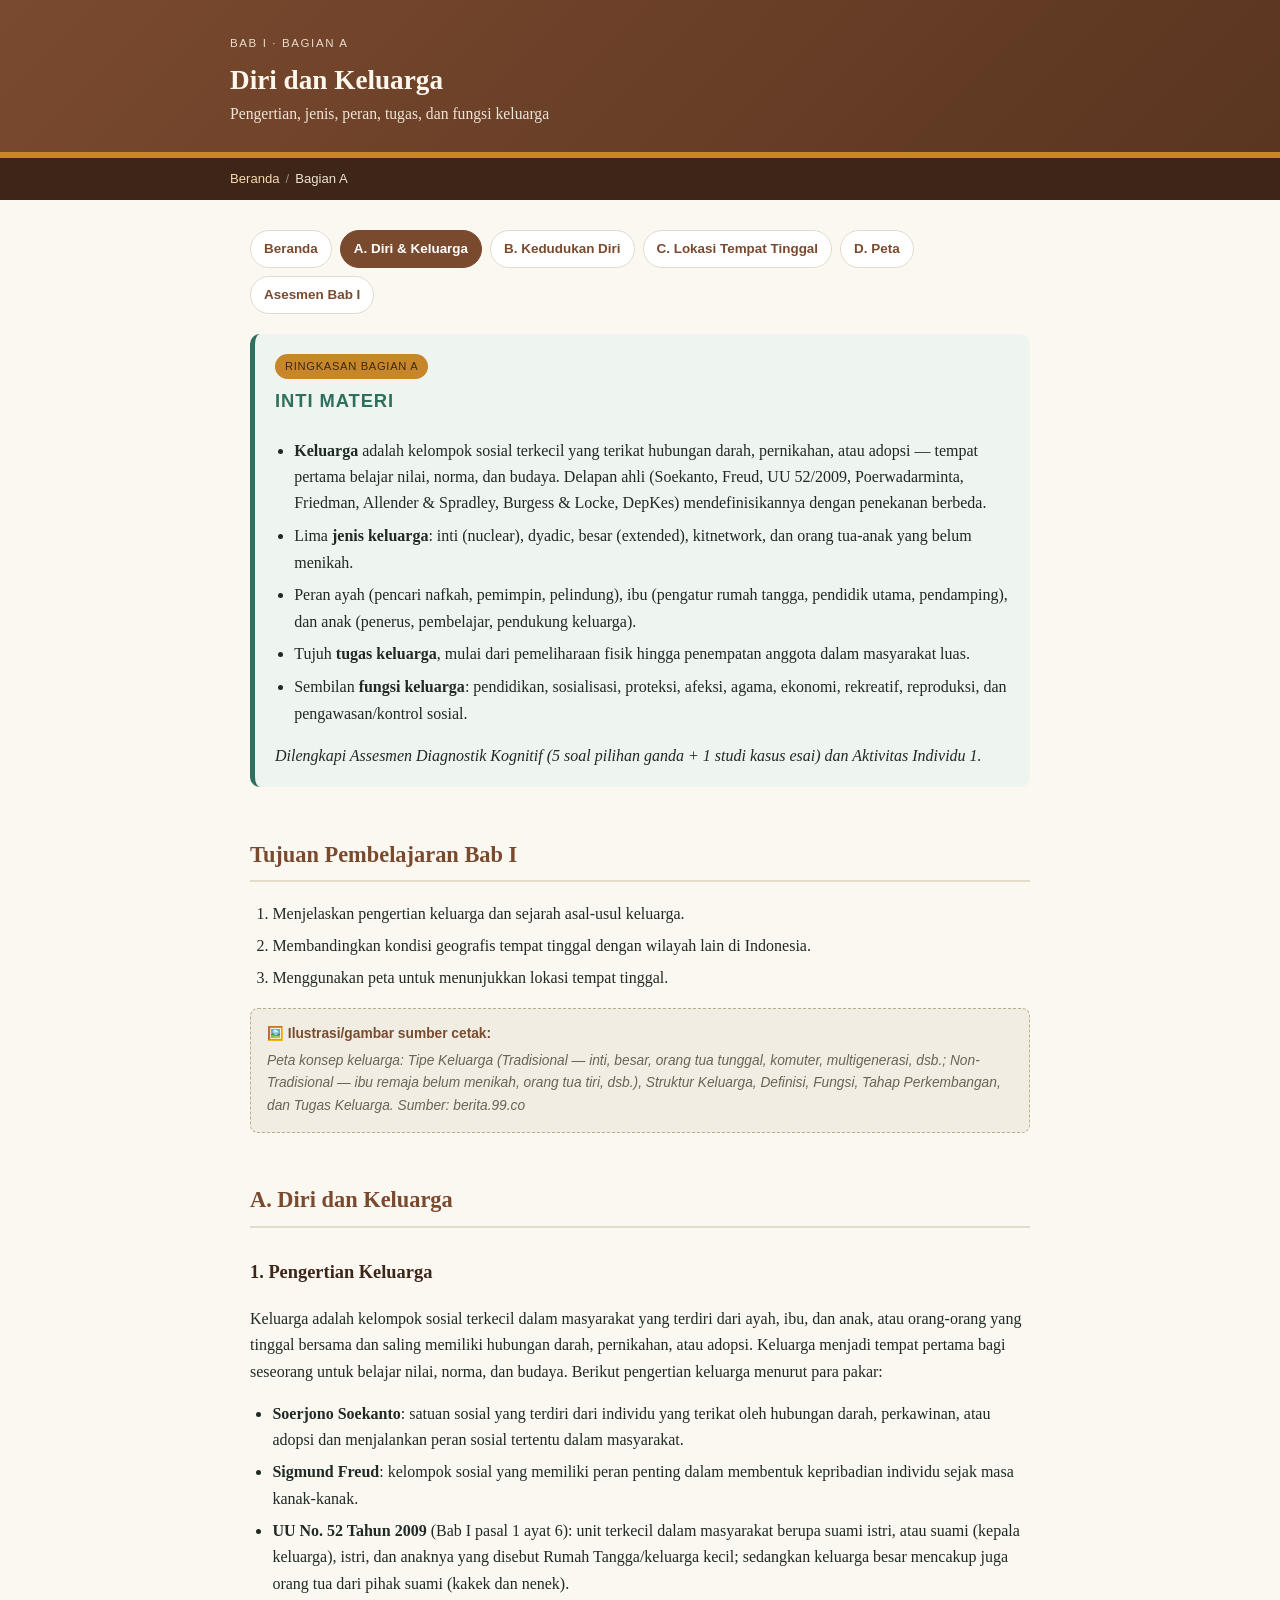
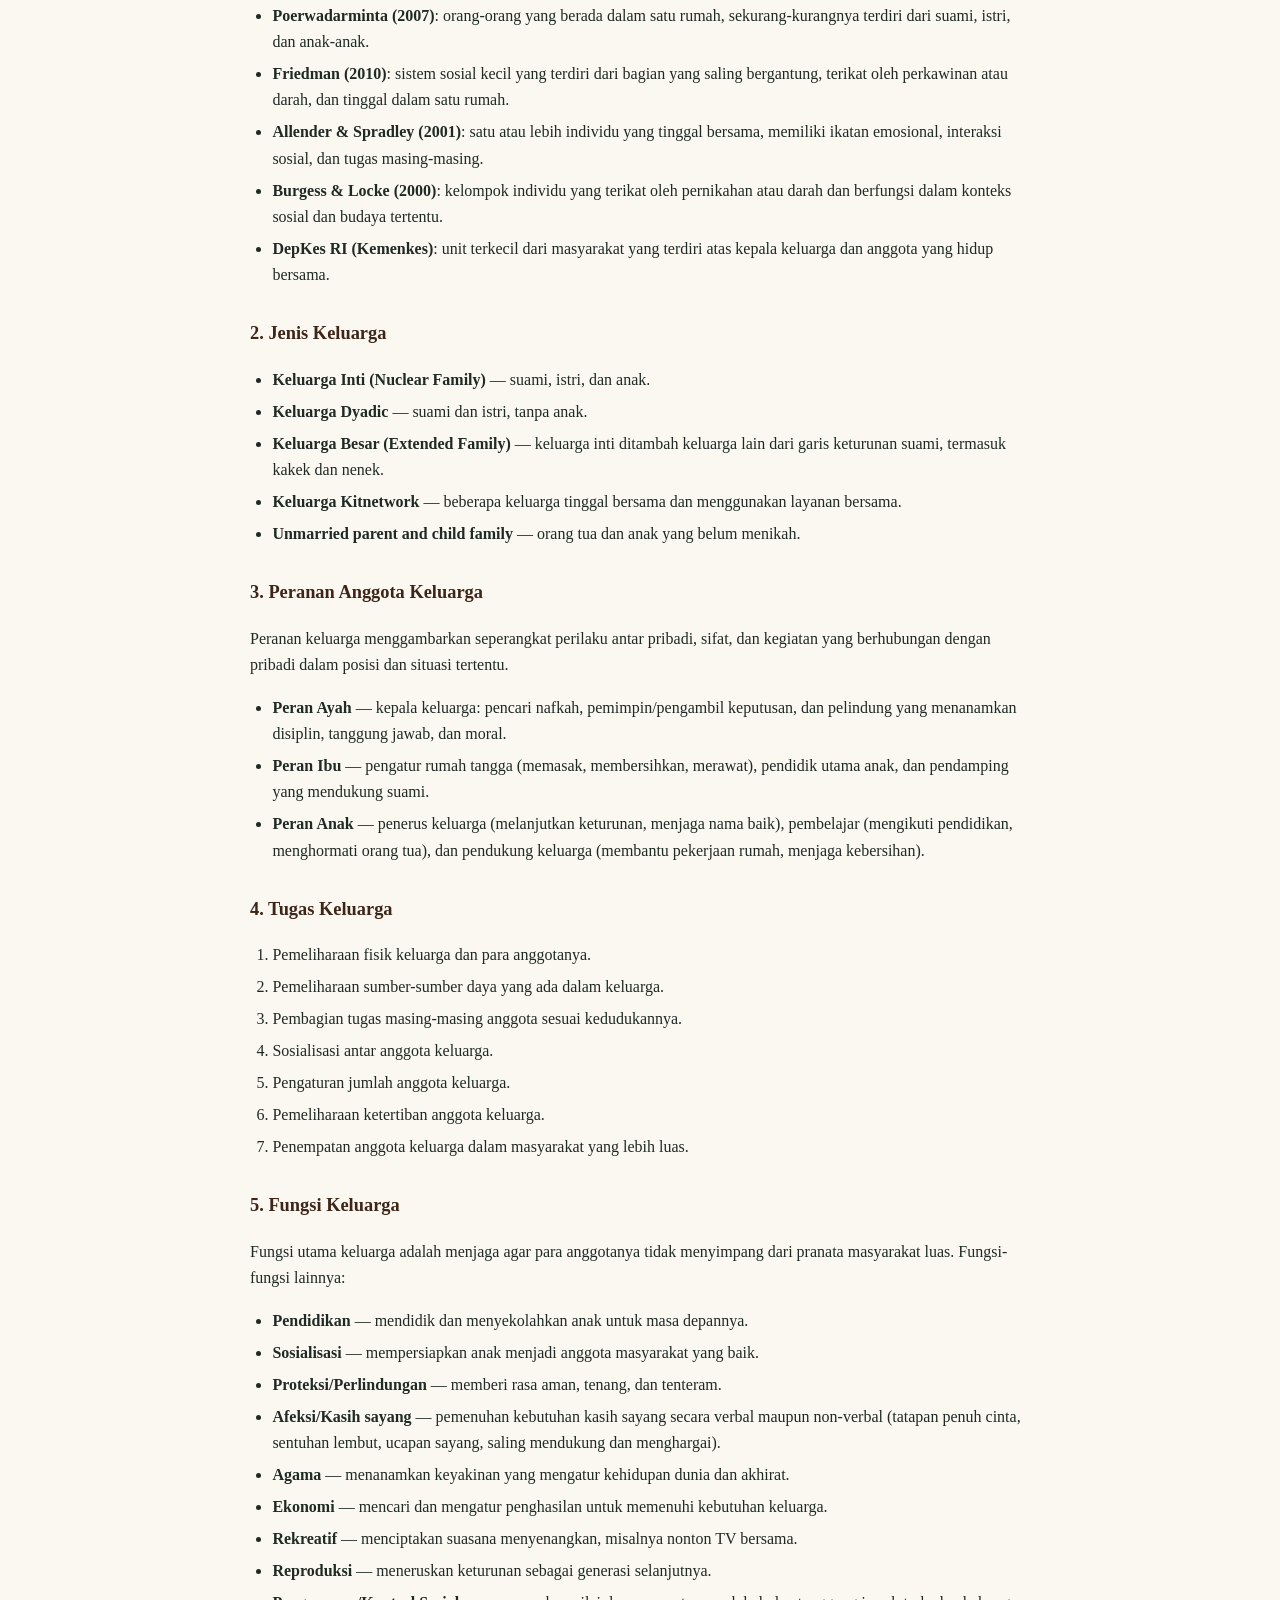
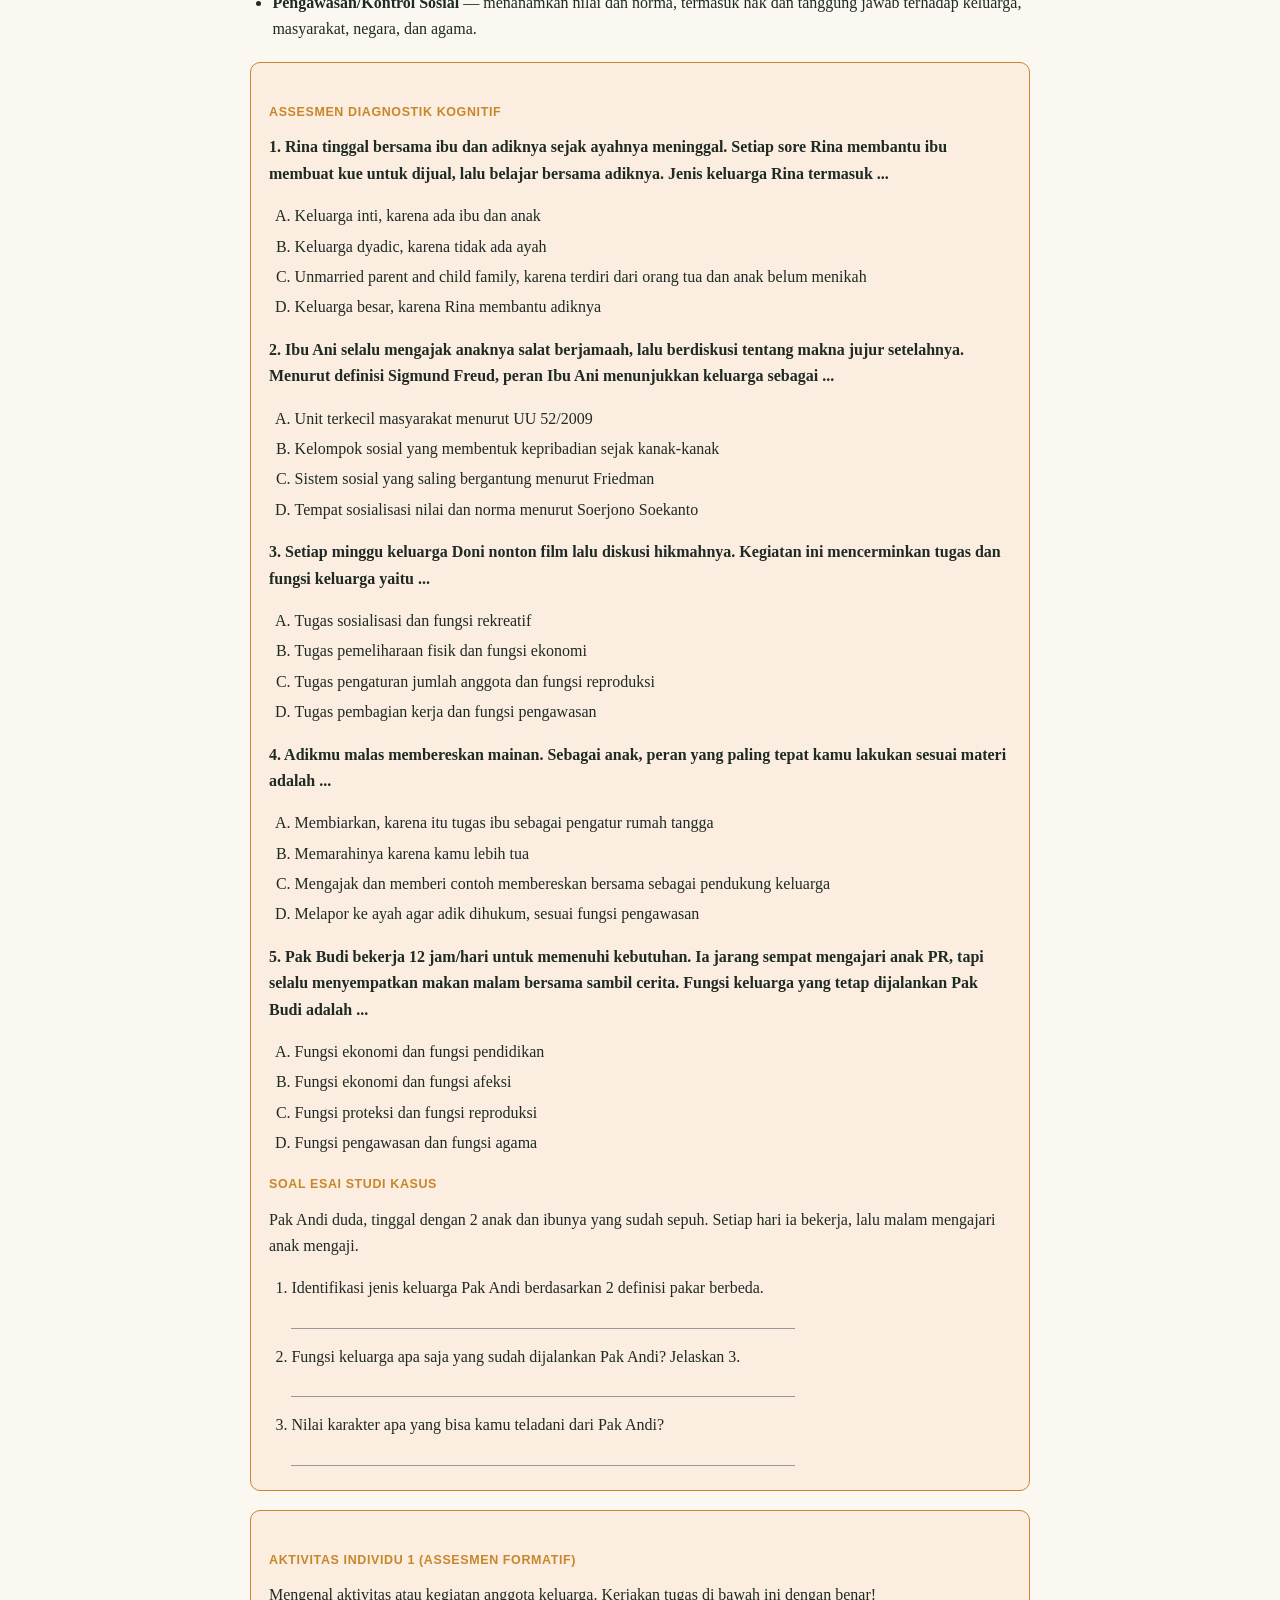
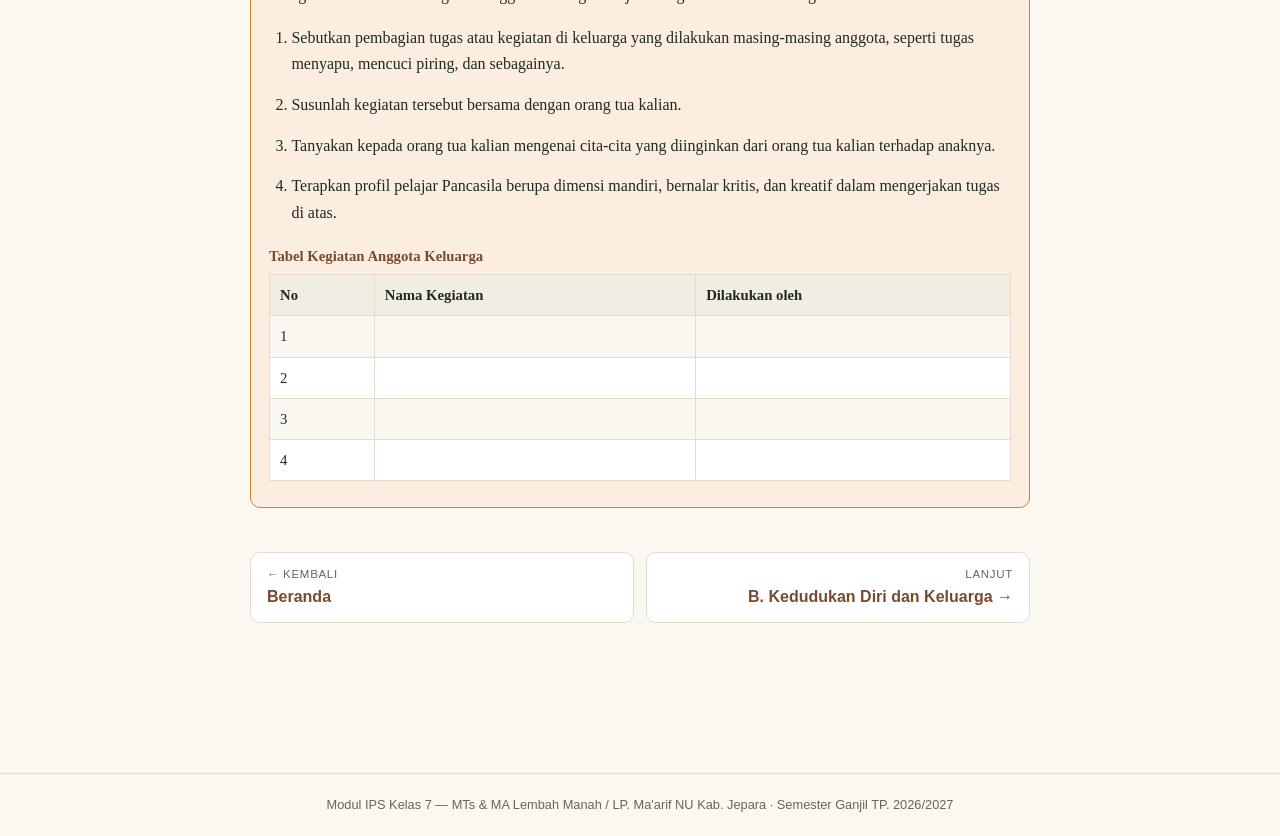
<file: bagian-a.html>
<!DOCTYPE html>
<html lang="id">
<head>
<meta charset="UTF-8">
<meta name="viewport" content="width=device-width, initial-scale=1.0">
<title>Bagian A. Diri dan Keluarga — Modul IPS Kelas 7</title>
<link rel="stylesheet" href="style.css">
</head>
<body>

<header class="site">
  <div class="wrap">
    <div class="eyebrow">Bab I · Bagian A</div>
    <h1>Diri dan Keluarga</h1>
    <p class="sub">Pengertian, jenis, peran, tugas, dan fungsi keluarga</p>
  </div>
</header>

<nav class="crumbs"><div class="wrap"><a href="index.html">Beranda</a><span class="sep">/</span> Bagian A</div></nav>

<div class="wrap">
<main>
  <div class="section-nav">
    <a href="index.html">Beranda</a>
    <a href="bagian-a.html" class="current">A. Diri &amp; Keluarga</a>
    <a href="bagian-b.html">B. Kedudukan Diri</a>
    <a href="bagian-c.html">C. Lokasi Tempat Tinggal</a>
    <a href="bagian-d.html">D. Peta</a>
    <a href="asesmen-bab1.html">Asesmen Bab I</a>
  </div>

  <div class="summary">
    <span class="badge">Ringkasan Bagian A</span>
    <h2>Inti Materi</h2>
    <ul>
      <li><strong>Keluarga</strong> adalah kelompok sosial terkecil yang terikat hubungan darah, pernikahan, atau adopsi — tempat pertama belajar nilai, norma, dan budaya. Delapan ahli (Soekanto, Freud, UU 52/2009, Poerwadarminta, Friedman, Allender &amp; Spradley, Burgess &amp; Locke, DepKes) mendefinisikannya dengan penekanan berbeda.</li>
      <li>Lima <strong>jenis keluarga</strong>: inti (nuclear), dyadic, besar (extended), kitnetwork, dan orang tua-anak yang belum menikah.</li>
      <li>Peran ayah (pencari nafkah, pemimpin, pelindung), ibu (pengatur rumah tangga, pendidik utama, pendamping), dan anak (penerus, pembelajar, pendukung keluarga).</li>
      <li>Tujuh <strong>tugas keluarga</strong>, mulai dari pemeliharaan fisik hingga penempatan anggota dalam masyarakat luas.</li>
      <li>Sembilan <strong>fungsi keluarga</strong>: pendidikan, sosialisasi, proteksi, afeksi, agama, ekonomi, rekreatif, reproduksi, dan pengawasan/kontrol sosial.</li>
    </ul>
    <p><em>Dilengkapi Assesmen Diagnostik Kognitif (5 soal pilihan ganda + 1 studi kasus esai) dan Aktivitas Individu 1.</em></p>
  </div>

  <h2>Tujuan Pembelajaran Bab I</h2>
  <ol>
    <li>Menjelaskan pengertian keluarga dan sejarah asal-usul keluarga.</li>
    <li>Membandingkan kondisi geografis tempat tinggal dengan wilayah lain di Indonesia.</li>
    <li>Menggunakan peta untuk menunjukkan lokasi tempat tinggal.</li>
  </ol>

  <figure class="img-note">
    <figcaption>Peta konsep keluarga: Tipe Keluarga (Tradisional — inti, besar, orang tua tunggal, komuter, multigenerasi, dsb.; Non-Tradisional — ibu remaja belum menikah, orang tua tiri, dsb.), Struktur Keluarga, Definisi, Fungsi, Tahap Perkembangan, dan Tugas Keluarga. Sumber: berita.99.co</figcaption>
  </figure>

  <h2>A. Diri dan Keluarga</h2>

  <h3>1. Pengertian Keluarga</h3>
  <p>Keluarga adalah kelompok sosial terkecil dalam masyarakat yang terdiri dari ayah, ibu, dan anak, atau orang-orang yang tinggal bersama dan saling memiliki hubungan darah, pernikahan, atau adopsi. Keluarga menjadi tempat pertama bagi seseorang untuk belajar nilai, norma, dan budaya. Berikut pengertian keluarga menurut para pakar:</p>
  <ul>
    <li><strong>Soerjono Soekanto</strong>: satuan sosial yang terdiri dari individu yang terikat oleh hubungan darah, perkawinan, atau adopsi dan menjalankan peran sosial tertentu dalam masyarakat.</li>
    <li><strong>Sigmund Freud</strong>: kelompok sosial yang memiliki peran penting dalam membentuk kepribadian individu sejak masa kanak-kanak.</li>
    <li><strong>UU No. 52 Tahun 2009</strong> (Bab I pasal 1 ayat 6): unit terkecil dalam masyarakat berupa suami istri, atau suami (kepala keluarga), istri, dan anaknya yang disebut Rumah Tangga/keluarga kecil; sedangkan keluarga besar mencakup juga orang tua dari pihak suami (kakek dan nenek).</li>
    <li><strong>Poerwadarminta (2007)</strong>: orang-orang yang berada dalam satu rumah, sekurang-kurangnya terdiri dari suami, istri, dan anak-anak.</li>
    <li><strong>Friedman (2010)</strong>: sistem sosial kecil yang terdiri dari bagian yang saling bergantung, terikat oleh perkawinan atau darah, dan tinggal dalam satu rumah.</li>
    <li><strong>Allender &amp; Spradley (2001)</strong>: satu atau lebih individu yang tinggal bersama, memiliki ikatan emosional, interaksi sosial, dan tugas masing-masing.</li>
    <li><strong>Burgess &amp; Locke (2000)</strong>: kelompok individu yang terikat oleh pernikahan atau darah dan berfungsi dalam konteks sosial dan budaya tertentu.</li>
    <li><strong>DepKes RI (Kemenkes)</strong>: unit terkecil dari masyarakat yang terdiri atas kepala keluarga dan anggota yang hidup bersama.</li>
  </ul>

  <h3>2. Jenis Keluarga</h3>
  <ul>
    <li><strong>Keluarga Inti (Nuclear Family)</strong> — suami, istri, dan anak.</li>
    <li><strong>Keluarga Dyadic</strong> — suami dan istri, tanpa anak.</li>
    <li><strong>Keluarga Besar (Extended Family)</strong> — keluarga inti ditambah keluarga lain dari garis keturunan suami, termasuk kakek dan nenek.</li>
    <li><strong>Keluarga Kitnetwork</strong> — beberapa keluarga tinggal bersama dan menggunakan layanan bersama.</li>
    <li><strong>Unmarried parent and child family</strong> — orang tua dan anak yang belum menikah.</li>
  </ul>

  <h3>3. Peranan Anggota Keluarga</h3>
  <p>Peranan keluarga menggambarkan seperangkat perilaku antar pribadi, sifat, dan kegiatan yang berhubungan dengan pribadi dalam posisi dan situasi tertentu.</p>
  <ul>
    <li><strong>Peran Ayah</strong> — kepala keluarga: pencari nafkah, pemimpin/pengambil keputusan, dan pelindung yang menanamkan disiplin, tanggung jawab, dan moral.</li>
    <li><strong>Peran Ibu</strong> — pengatur rumah tangga (memasak, membersihkan, merawat), pendidik utama anak, dan pendamping yang mendukung suami.</li>
    <li><strong>Peran Anak</strong> — penerus keluarga (melanjutkan keturunan, menjaga nama baik), pembelajar (mengikuti pendidikan, menghormati orang tua), dan pendukung keluarga (membantu pekerjaan rumah, menjaga kebersihan).</li>
  </ul>

  <h3>4. Tugas Keluarga</h3>
  <ol>
    <li>Pemeliharaan fisik keluarga dan para anggotanya.</li>
    <li>Pemeliharaan sumber-sumber daya yang ada dalam keluarga.</li>
    <li>Pembagian tugas masing-masing anggota sesuai kedudukannya.</li>
    <li>Sosialisasi antar anggota keluarga.</li>
    <li>Pengaturan jumlah anggota keluarga.</li>
    <li>Pemeliharaan ketertiban anggota keluarga.</li>
    <li>Penempatan anggota keluarga dalam masyarakat yang lebih luas.</li>
  </ol>

  <h3>5. Fungsi Keluarga</h3>
  <p>Fungsi utama keluarga adalah menjaga agar para anggotanya tidak menyimpang dari pranata masyarakat luas. Fungsi-fungsi lainnya:</p>
  <ul>
    <li><strong>Pendidikan</strong> — mendidik dan menyekolahkan anak untuk masa depannya.</li>
    <li><strong>Sosialisasi</strong> — mempersiapkan anak menjadi anggota masyarakat yang baik.</li>
    <li><strong>Proteksi/Perlindungan</strong> — memberi rasa aman, tenang, dan tenteram.</li>
    <li><strong>Afeksi/Kasih sayang</strong> — pemenuhan kebutuhan kasih sayang secara verbal maupun non-verbal (tatapan penuh cinta, sentuhan lembut, ucapan sayang, saling mendukung dan menghargai).</li>
    <li><strong>Agama</strong> — menanamkan keyakinan yang mengatur kehidupan dunia dan akhirat.</li>
    <li><strong>Ekonomi</strong> — mencari dan mengatur penghasilan untuk memenuhi kebutuhan keluarga.</li>
    <li><strong>Rekreatif</strong> — menciptakan suasana menyenangkan, misalnya nonton TV bersama.</li>
    <li><strong>Reproduksi</strong> — meneruskan keturunan sebagai generasi selanjutnya.</li>
    <li><strong>Pengawasan/Kontrol Sosial</strong> — menanamkan nilai dan norma, termasuk hak dan tanggung jawab terhadap keluarga, masyarakat, negara, dan agama.</li>
  </ul>

  <div class="quiz">
    <p class="quiz-title">Assesmen Diagnostik Kognitif</p>

    <p class="qtext">1. Rina tinggal bersama ibu dan adiknya sejak ayahnya meninggal. Setiap sore Rina membantu ibu membuat kue untuk dijual, lalu belajar bersama adiknya. Jenis keluarga Rina termasuk ...</p>
    <ol class="opts" type="a">
      <li>Keluarga inti, karena ada ibu dan anak</li>
      <li>Keluarga dyadic, karena tidak ada ayah</li>
      <li>Unmarried parent and child family, karena terdiri dari orang tua dan anak belum menikah</li>
      <li>Keluarga besar, karena Rina membantu adiknya</li>
    </ol>

    <p class="qtext">2. Ibu Ani selalu mengajak anaknya salat berjamaah, lalu berdiskusi tentang makna jujur setelahnya. Menurut definisi Sigmund Freud, peran Ibu Ani menunjukkan keluarga sebagai ...</p>
    <ol class="opts" type="a">
      <li>Unit terkecil masyarakat menurut UU 52/2009</li>
      <li>Kelompok sosial yang membentuk kepribadian sejak kanak-kanak</li>
      <li>Sistem sosial yang saling bergantung menurut Friedman</li>
      <li>Tempat sosialisasi nilai dan norma menurut Soerjono Soekanto</li>
    </ol>

    <p class="qtext">3. Setiap minggu keluarga Doni nonton film lalu diskusi hikmahnya. Kegiatan ini mencerminkan tugas dan fungsi keluarga yaitu ...</p>
    <ol class="opts" type="a">
      <li>Tugas sosialisasi dan fungsi rekreatif</li>
      <li>Tugas pemeliharaan fisik dan fungsi ekonomi</li>
      <li>Tugas pengaturan jumlah anggota dan fungsi reproduksi</li>
      <li>Tugas pembagian kerja dan fungsi pengawasan</li>
    </ol>

    <p class="qtext">4. Adikmu malas membereskan mainan. Sebagai anak, peran yang paling tepat kamu lakukan sesuai materi adalah ...</p>
    <ol class="opts" type="a">
      <li>Membiarkan, karena itu tugas ibu sebagai pengatur rumah tangga</li>
      <li>Memarahinya karena kamu lebih tua</li>
      <li>Mengajak dan memberi contoh membereskan bersama sebagai pendukung keluarga</li>
      <li>Melapor ke ayah agar adik dihukum, sesuai fungsi pengawasan</li>
    </ol>

    <p class="qtext">5. Pak Budi bekerja 12 jam/hari untuk memenuhi kebutuhan. Ia jarang sempat mengajari anak PR, tapi selalu menyempatkan makan malam bersama sambil cerita. Fungsi keluarga yang tetap dijalankan Pak Budi adalah ...</p>
    <ol class="opts" type="a">
      <li>Fungsi ekonomi dan fungsi pendidikan</li>
      <li>Fungsi ekonomi dan fungsi afeksi</li>
      <li>Fungsi proteksi dan fungsi reproduksi</li>
      <li>Fungsi pengawasan dan fungsi agama</li>
    </ol>

    <p class="quiz-title" style="margin-top:1.4em">Soal Esai Studi Kasus</p>
    <p>Pak Andi duda, tinggal dengan 2 anak dan ibunya yang sudah sepuh. Setiap hari ia bekerja, lalu malam mengajari anak mengaji.</p>
    <ol class="essay">
      <li>Identifikasi jenis keluarga Pak Andi berdasarkan 2 definisi pakar berbeda.
        <div><span class="blank-line">&nbsp;</span></div></li>
      <li>Fungsi keluarga apa saja yang sudah dijalankan Pak Andi? Jelaskan 3.
        <div><span class="blank-line">&nbsp;</span></div></li>
      <li>Nilai karakter apa yang bisa kamu teladani dari Pak Andi?
        <div><span class="blank-line">&nbsp;</span></div></li>
    </ol>
  </div>

  <div class="quiz">
    <p class="quiz-title">Aktivitas Individu 1 (Assesmen Formatif)</p>
    <p>Mengenal aktivitas atau kegiatan anggota keluarga. Kerjakan tugas di bawah ini dengan benar!</p>
    <ol class="essay">
      <li>Sebutkan pembagian tugas atau kegiatan di keluarga yang dilakukan masing-masing anggota, seperti tugas menyapu, mencuci piring, dan sebagainya.</li>
      <li>Susunlah kegiatan tersebut bersama dengan orang tua kalian.</li>
      <li>Tanyakan kepada orang tua kalian mengenai cita-cita yang diinginkan dari orang tua kalian terhadap anaknya.</li>
      <li>Terapkan profil pelajar Pancasila berupa dimensi mandiri, bernalar kritis, dan kreatif dalam mengerjakan tugas di atas.</li>
    </ol>
    <table>
      <caption>Tabel Kegiatan Anggota Keluarga</caption>
      <tr><th>No</th><th>Nama Kegiatan</th><th>Dilakukan oleh</th></tr>
      <tr><td>1</td><td></td><td></td></tr>
      <tr><td>2</td><td></td><td></td></tr>
      <tr><td>3</td><td></td><td></td></tr>
      <tr><td>4</td><td></td><td></td></tr>
    </table>
  </div>

  <div class="pager">
    <a href="index.html"><small>← Kembali</small><strong>Beranda</strong></a>
    <a href="bagian-b.html" class="next"><small>Lanjut</small><strong>B. Kedudukan Diri dan Keluarga →</strong></a>
  </div>

</main>
</div>

<footer>Modul IPS Kelas 7 — MTs &amp; MA Lembah Manah / LP. Ma'arif NU Kab. Jepara · Semester Ganjil TP. 2026/2027</footer>
</body>
</html>
</file>
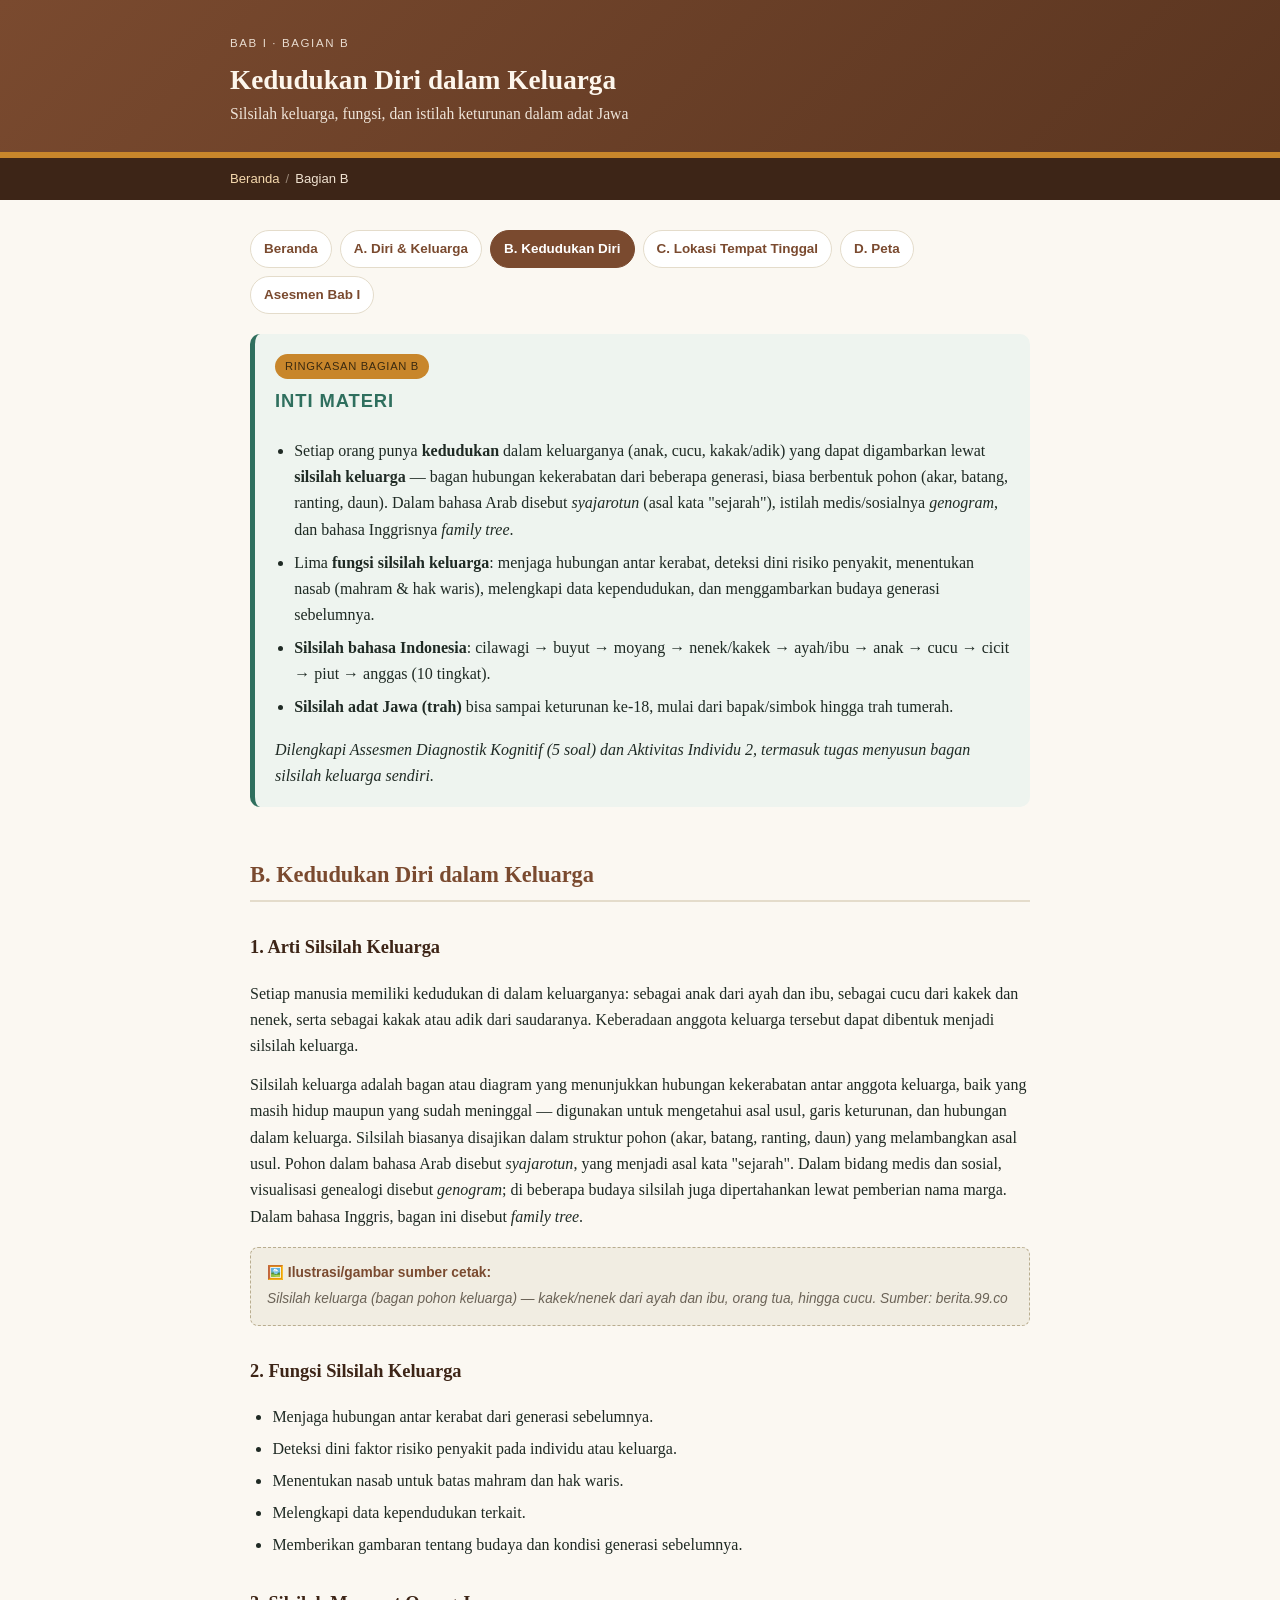
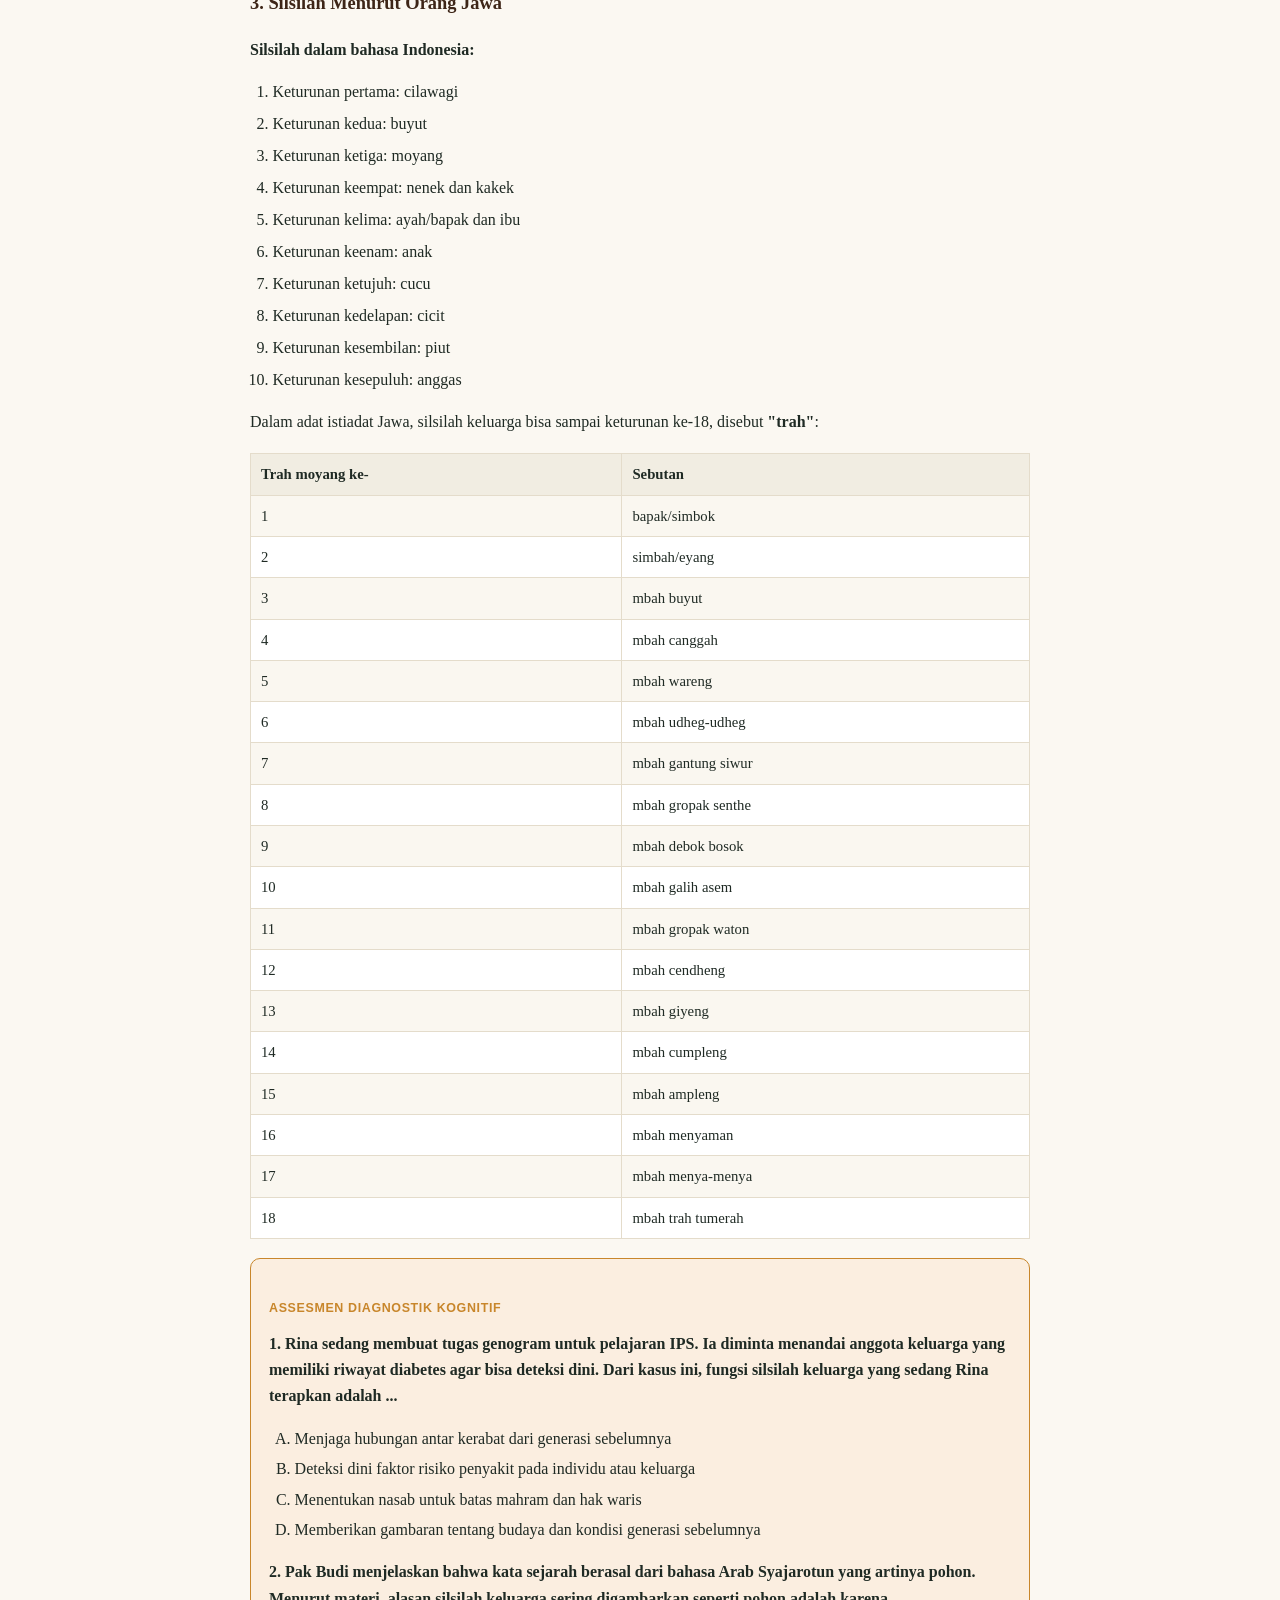
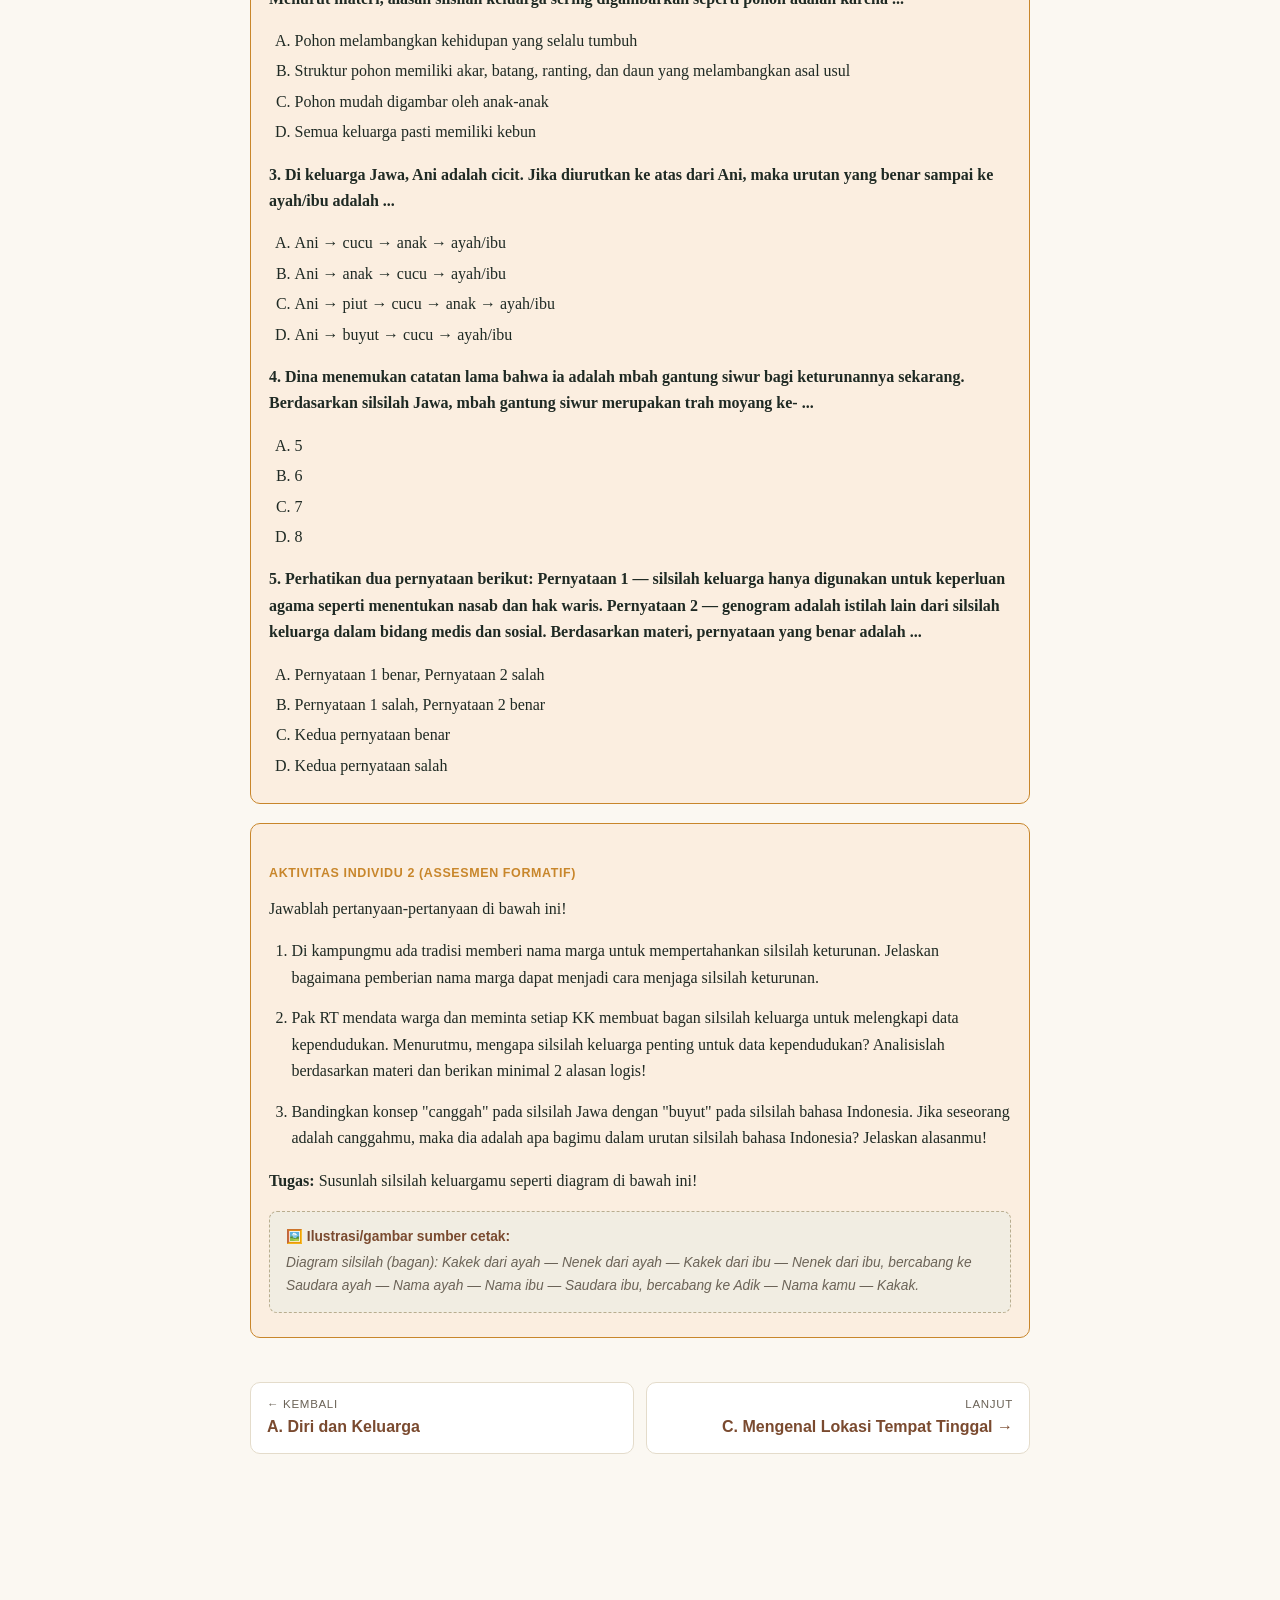
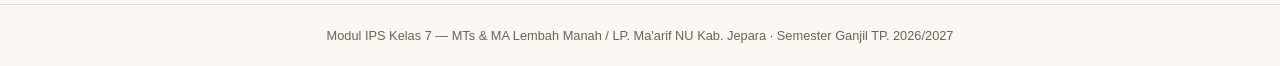
<file: bagian-b.html>
<!DOCTYPE html>
<html lang="id">
<head>
<meta charset="UTF-8">
<meta name="viewport" content="width=device-width, initial-scale=1.0">
<title>Bagian B. Kedudukan Diri dan Keluarga — Modul IPS Kelas 7</title>
<link rel="stylesheet" href="style.css">
</head>
<body>

<header class="site">
  <div class="wrap">
    <div class="eyebrow">Bab I · Bagian B</div>
    <h1>Kedudukan Diri dalam Keluarga</h1>
    <p class="sub">Silsilah keluarga, fungsi, dan istilah keturunan dalam adat Jawa</p>
  </div>
</header>

<nav class="crumbs"><div class="wrap"><a href="index.html">Beranda</a><span class="sep">/</span> Bagian B</div></nav>

<div class="wrap">
<main>
  <div class="section-nav">
    <a href="index.html">Beranda</a>
    <a href="bagian-a.html">A. Diri &amp; Keluarga</a>
    <a href="bagian-b.html" class="current">B. Kedudukan Diri</a>
    <a href="bagian-c.html">C. Lokasi Tempat Tinggal</a>
    <a href="bagian-d.html">D. Peta</a>
    <a href="asesmen-bab1.html">Asesmen Bab I</a>
  </div>

  <div class="summary">
    <span class="badge">Ringkasan Bagian B</span>
    <h2>Inti Materi</h2>
    <ul>
      <li>Setiap orang punya <strong>kedudukan</strong> dalam keluarganya (anak, cucu, kakak/adik) yang dapat digambarkan lewat <strong>silsilah keluarga</strong> — bagan hubungan kekerabatan dari beberapa generasi, biasa berbentuk pohon (akar, batang, ranting, daun). Dalam bahasa Arab disebut <em>syajarotun</em> (asal kata "sejarah"), istilah medis/sosialnya <em>genogram</em>, dan bahasa Inggrisnya <em>family tree</em>.</li>
      <li>Lima <strong>fungsi silsilah keluarga</strong>: menjaga hubungan antar kerabat, deteksi dini risiko penyakit, menentukan nasab (mahram &amp; hak waris), melengkapi data kependudukan, dan menggambarkan budaya generasi sebelumnya.</li>
      <li><strong>Silsilah bahasa Indonesia</strong>: cilawagi → buyut → moyang → nenek/kakek → ayah/ibu → anak → cucu → cicit → piut → anggas (10 tingkat).</li>
      <li><strong>Silsilah adat Jawa (trah)</strong> bisa sampai keturunan ke-18, mulai dari bapak/simbok hingga trah tumerah.</li>
    </ul>
    <p><em>Dilengkapi Assesmen Diagnostik Kognitif (5 soal) dan Aktivitas Individu 2, termasuk tugas menyusun bagan silsilah keluarga sendiri.</em></p>
  </div>

  <h2>B. Kedudukan Diri dalam Keluarga</h2>

  <h3>1. Arti Silsilah Keluarga</h3>
  <p>Setiap manusia memiliki kedudukan di dalam keluarganya: sebagai anak dari ayah dan ibu, sebagai cucu dari kakek dan nenek, serta sebagai kakak atau adik dari saudaranya. Keberadaan anggota keluarga tersebut dapat dibentuk menjadi silsilah keluarga.</p>
  <p>Silsilah keluarga adalah bagan atau diagram yang menunjukkan hubungan kekerabatan antar anggota keluarga, baik yang masih hidup maupun yang sudah meninggal — digunakan untuk mengetahui asal usul, garis keturunan, dan hubungan dalam keluarga. Silsilah biasanya disajikan dalam struktur pohon (akar, batang, ranting, daun) yang melambangkan asal usul. Pohon dalam bahasa Arab disebut <em>syajarotun</em>, yang menjadi asal kata "sejarah". Dalam bidang medis dan sosial, visualisasi genealogi disebut <em>genogram</em>; di beberapa budaya silsilah juga dipertahankan lewat pemberian nama marga. Dalam bahasa Inggris, bagan ini disebut <em>family tree</em>.</p>

  <figure class="img-note">
    <figcaption>Silsilah keluarga (bagan pohon keluarga) — kakek/nenek dari ayah dan ibu, orang tua, hingga cucu. Sumber: berita.99.co</figcaption>
  </figure>

  <h3>2. Fungsi Silsilah Keluarga</h3>
  <ul>
    <li>Menjaga hubungan antar kerabat dari generasi sebelumnya.</li>
    <li>Deteksi dini faktor risiko penyakit pada individu atau keluarga.</li>
    <li>Menentukan nasab untuk batas mahram dan hak waris.</li>
    <li>Melengkapi data kependudukan terkait.</li>
    <li>Memberikan gambaran tentang budaya dan kondisi generasi sebelumnya.</li>
  </ul>

  <h3>3. Silsilah Menurut Orang Jawa</h3>
  <p><strong>Silsilah dalam bahasa Indonesia:</strong></p>
  <ol>
    <li>Keturunan pertama: cilawagi</li>
    <li>Keturunan kedua: buyut</li>
    <li>Keturunan ketiga: moyang</li>
    <li>Keturunan keempat: nenek dan kakek</li>
    <li>Keturunan kelima: ayah/bapak dan ibu</li>
    <li>Keturunan keenam: anak</li>
    <li>Keturunan ketujuh: cucu</li>
    <li>Keturunan kedelapan: cicit</li>
    <li>Keturunan kesembilan: piut</li>
    <li>Keturunan kesepuluh: anggas</li>
  </ol>

  <p>Dalam adat istiadat Jawa, silsilah keluarga bisa sampai keturunan ke-18, disebut <strong>"trah"</strong>:</p>
  <table>
    <tr><th>Trah moyang ke-</th><th>Sebutan</th></tr>
    <tr><td>1</td><td>bapak/simbok</td></tr>
    <tr><td>2</td><td>simbah/eyang</td></tr>
    <tr><td>3</td><td>mbah buyut</td></tr>
    <tr><td>4</td><td>mbah canggah</td></tr>
    <tr><td>5</td><td>mbah wareng</td></tr>
    <tr><td>6</td><td>mbah udheg-udheg</td></tr>
    <tr><td>7</td><td>mbah gantung siwur</td></tr>
    <tr><td>8</td><td>mbah gropak senthe</td></tr>
    <tr><td>9</td><td>mbah debok bosok</td></tr>
    <tr><td>10</td><td>mbah galih asem</td></tr>
    <tr><td>11</td><td>mbah gropak waton</td></tr>
    <tr><td>12</td><td>mbah cendheng</td></tr>
    <tr><td>13</td><td>mbah giyeng</td></tr>
    <tr><td>14</td><td>mbah cumpleng</td></tr>
    <tr><td>15</td><td>mbah ampleng</td></tr>
    <tr><td>16</td><td>mbah menyaman</td></tr>
    <tr><td>17</td><td>mbah menya-menya</td></tr>
    <tr><td>18</td><td>mbah trah tumerah</td></tr>
  </table>

  <div class="quiz">
    <p class="quiz-title">Assesmen Diagnostik Kognitif</p>

    <p class="qtext">1. Rina sedang membuat tugas genogram untuk pelajaran IPS. Ia diminta menandai anggota keluarga yang memiliki riwayat diabetes agar bisa deteksi dini. Dari kasus ini, fungsi silsilah keluarga yang sedang Rina terapkan adalah ...</p>
    <ol class="opts" type="A">
      <li>Menjaga hubungan antar kerabat dari generasi sebelumnya</li>
      <li>Deteksi dini faktor risiko penyakit pada individu atau keluarga</li>
      <li>Menentukan nasab untuk batas mahram dan hak waris</li>
      <li>Memberikan gambaran tentang budaya dan kondisi generasi sebelumnya</li>
    </ol>

    <p class="qtext">2. Pak Budi menjelaskan bahwa kata sejarah berasal dari bahasa Arab Syajarotun yang artinya pohon. Menurut materi, alasan silsilah keluarga sering digambarkan seperti pohon adalah karena ...</p>
    <ol class="opts" type="A">
      <li>Pohon melambangkan kehidupan yang selalu tumbuh</li>
      <li>Struktur pohon memiliki akar, batang, ranting, dan daun yang melambangkan asal usul</li>
      <li>Pohon mudah digambar oleh anak-anak</li>
      <li>Semua keluarga pasti memiliki kebun</li>
    </ol>

    <p class="qtext">3. Di keluarga Jawa, Ani adalah cicit. Jika diurutkan ke atas dari Ani, maka urutan yang benar sampai ke ayah/ibu adalah ...</p>
    <ol class="opts" type="A">
      <li>Ani → cucu → anak → ayah/ibu</li>
      <li>Ani → anak → cucu → ayah/ibu</li>
      <li>Ani → piut → cucu → anak → ayah/ibu</li>
      <li>Ani → buyut → cucu → ayah/ibu</li>
    </ol>

    <p class="qtext">4. Dina menemukan catatan lama bahwa ia adalah mbah gantung siwur bagi keturunannya sekarang. Berdasarkan silsilah Jawa, mbah gantung siwur merupakan trah moyang ke- ...</p>
    <ol class="opts" type="A">
      <li>5</li><li>6</li><li>7</li><li>8</li>
    </ol>

    <p class="qtext">5. Perhatikan dua pernyataan berikut: Pernyataan 1 — silsilah keluarga hanya digunakan untuk keperluan agama seperti menentukan nasab dan hak waris. Pernyataan 2 — genogram adalah istilah lain dari silsilah keluarga dalam bidang medis dan sosial. Berdasarkan materi, pernyataan yang benar adalah ...</p>
    <ol class="opts" type="A">
      <li>Pernyataan 1 benar, Pernyataan 2 salah</li>
      <li>Pernyataan 1 salah, Pernyataan 2 benar</li>
      <li>Kedua pernyataan benar</li>
      <li>Kedua pernyataan salah</li>
    </ol>
  </div>

  <div class="quiz">
    <p class="quiz-title">Aktivitas Individu 2 (Assesmen Formatif)</p>
    <p>Jawablah pertanyaan-pertanyaan di bawah ini!</p>
    <ol class="essay">
      <li>Di kampungmu ada tradisi memberi nama marga untuk mempertahankan silsilah keturunan. Jelaskan bagaimana pemberian nama marga dapat menjadi cara menjaga silsilah keturunan.</li>
      <li>Pak RT mendata warga dan meminta setiap KK membuat bagan silsilah keluarga untuk melengkapi data kependudukan. Menurutmu, mengapa silsilah keluarga penting untuk data kependudukan? Analisislah berdasarkan materi dan berikan minimal 2 alasan logis!</li>
      <li>Bandingkan konsep "canggah" pada silsilah Jawa dengan "buyut" pada silsilah bahasa Indonesia. Jika seseorang adalah canggahmu, maka dia adalah apa bagimu dalam urutan silsilah bahasa Indonesia? Jelaskan alasanmu!</li>
    </ol>
    <p><strong>Tugas:</strong> Susunlah silsilah keluargamu seperti diagram di bawah ini!</p>
    <figure class="img-note">
      <figcaption>Diagram silsilah (bagan): Kakek dari ayah — Nenek dari ayah — Kakek dari ibu — Nenek dari ibu, bercabang ke Saudara ayah — Nama ayah — Nama ibu — Saudara ibu, bercabang ke Adik — Nama kamu — Kakak.</figcaption>
    </figure>
  </div>

  <div class="pager">
    <a href="bagian-a.html"><small>← Kembali</small><strong>A. Diri dan Keluarga</strong></a>
    <a href="bagian-c.html" class="next"><small>Lanjut</small><strong>C. Mengenal Lokasi Tempat Tinggal →</strong></a>
  </div>

</main>
</div>

<footer>Modul IPS Kelas 7 — MTs &amp; MA Lembah Manah / LP. Ma'arif NU Kab. Jepara · Semester Ganjil TP. 2026/2027</footer>
</body>
</html>
</file>
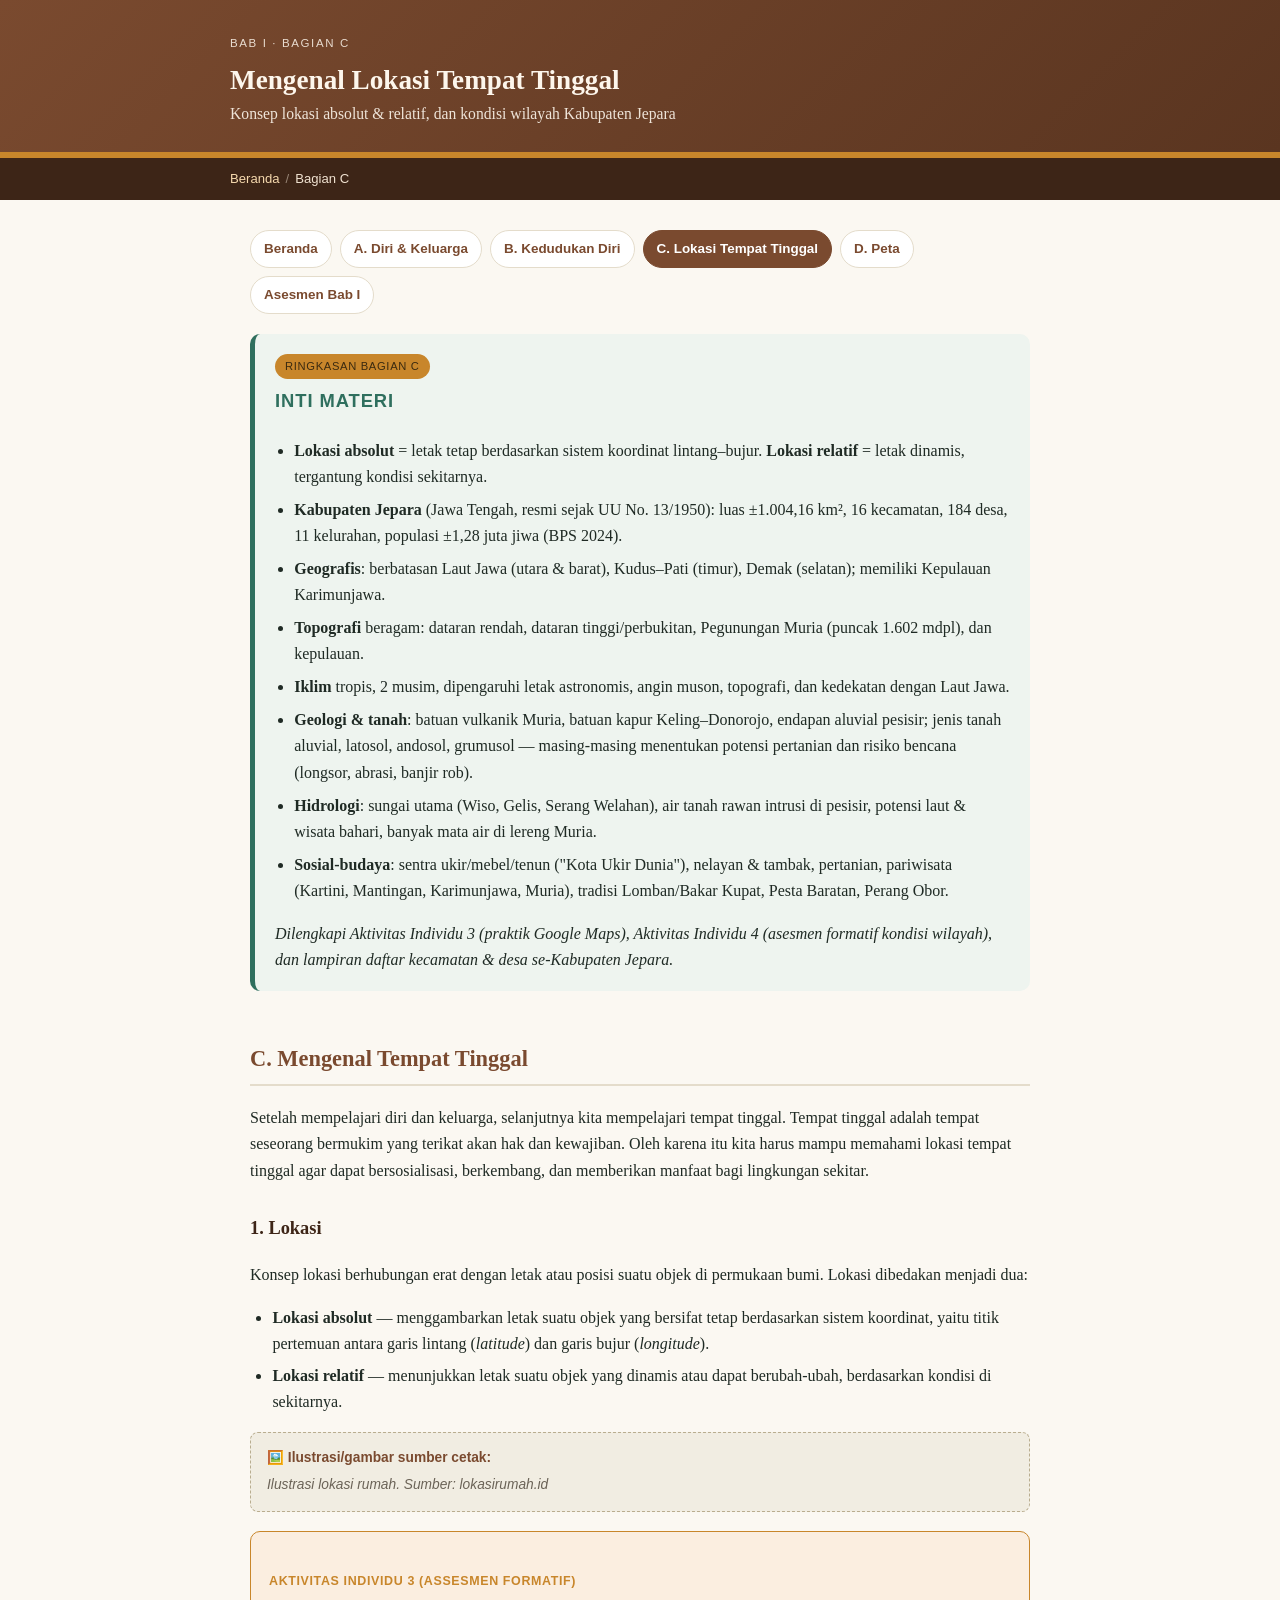
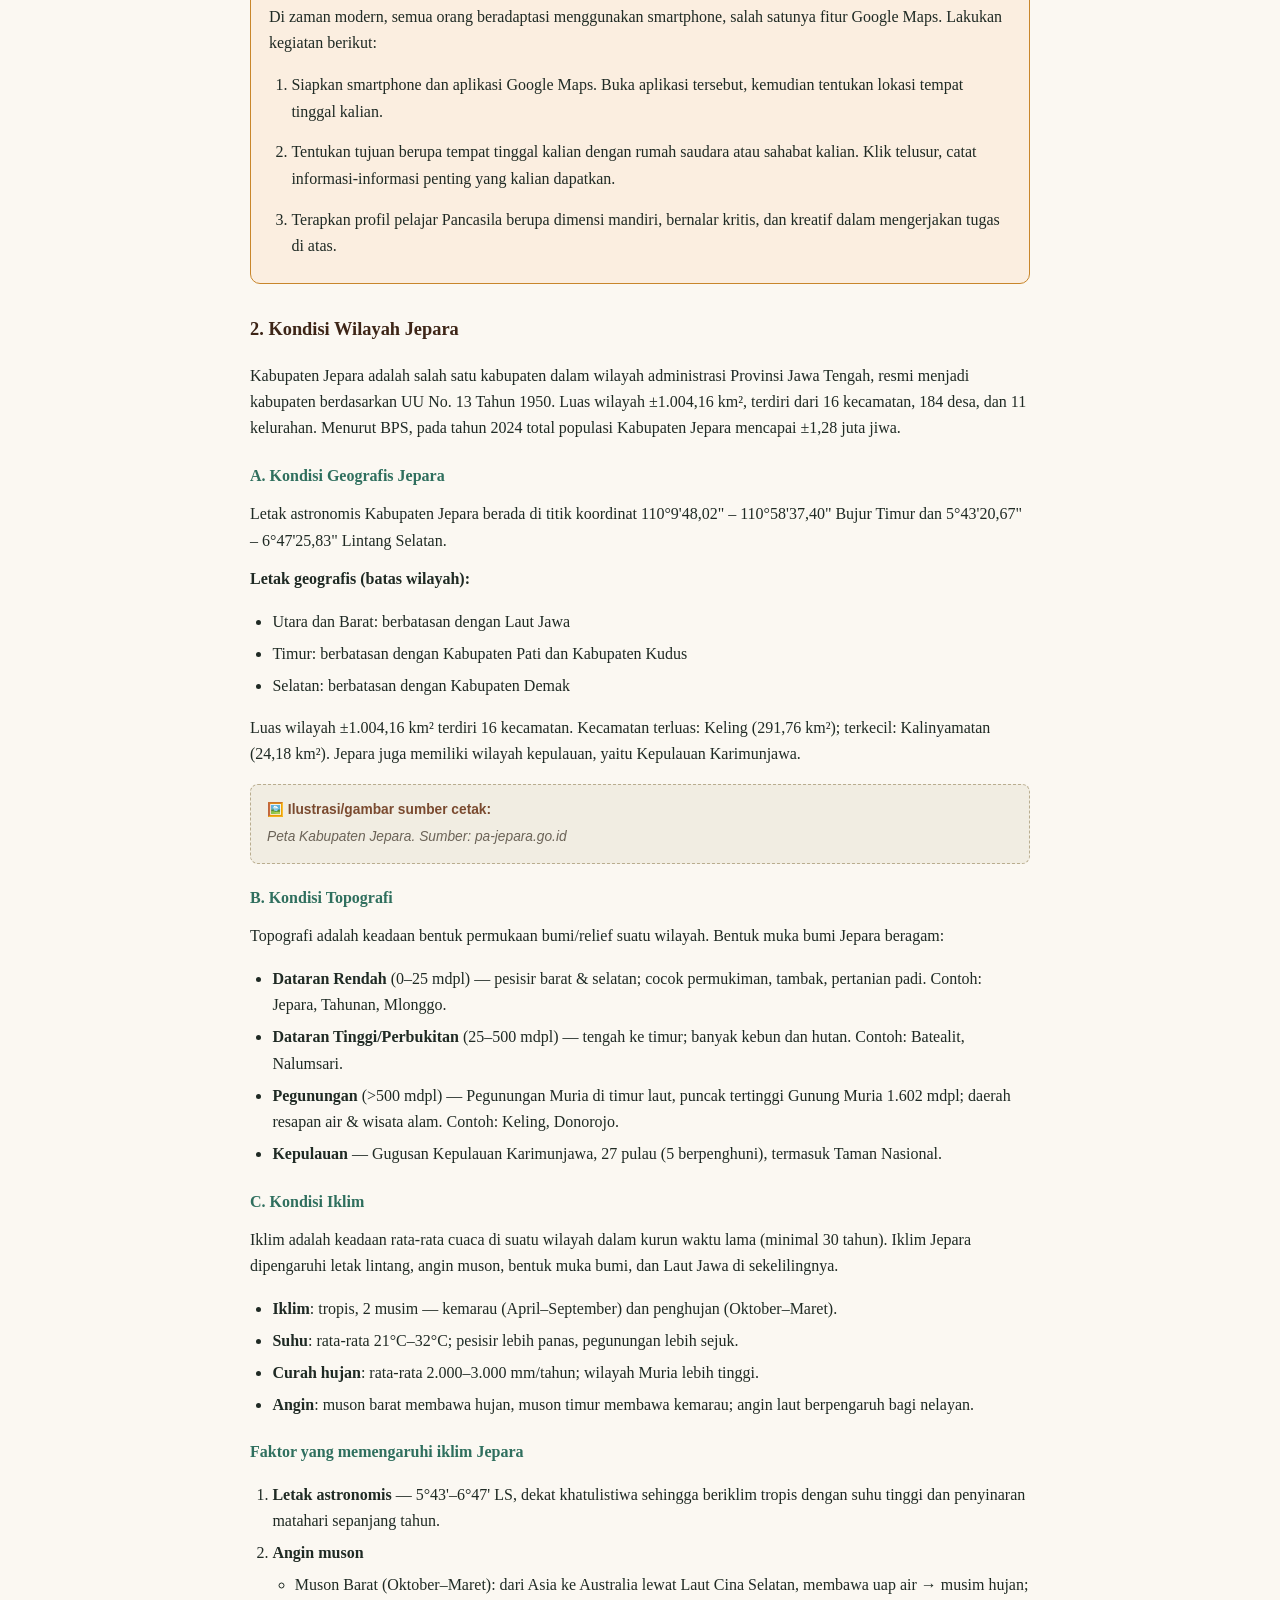
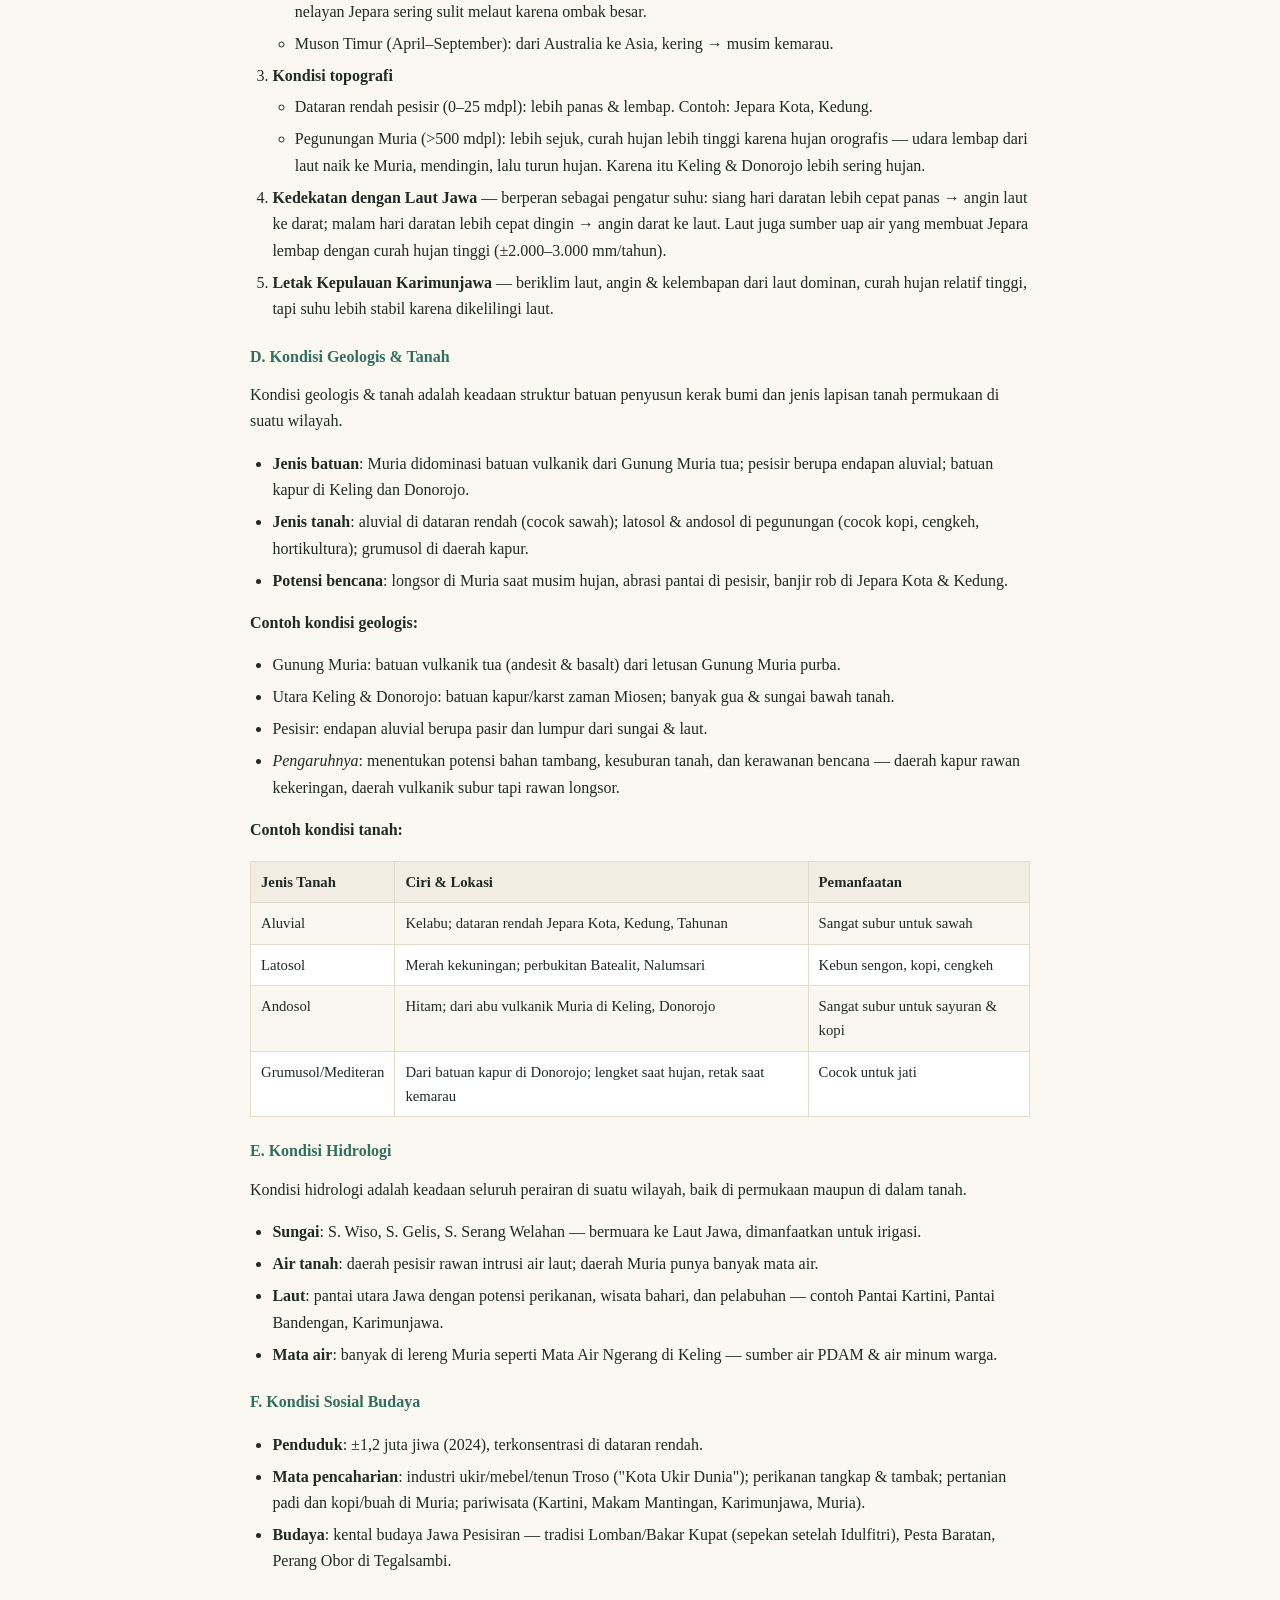
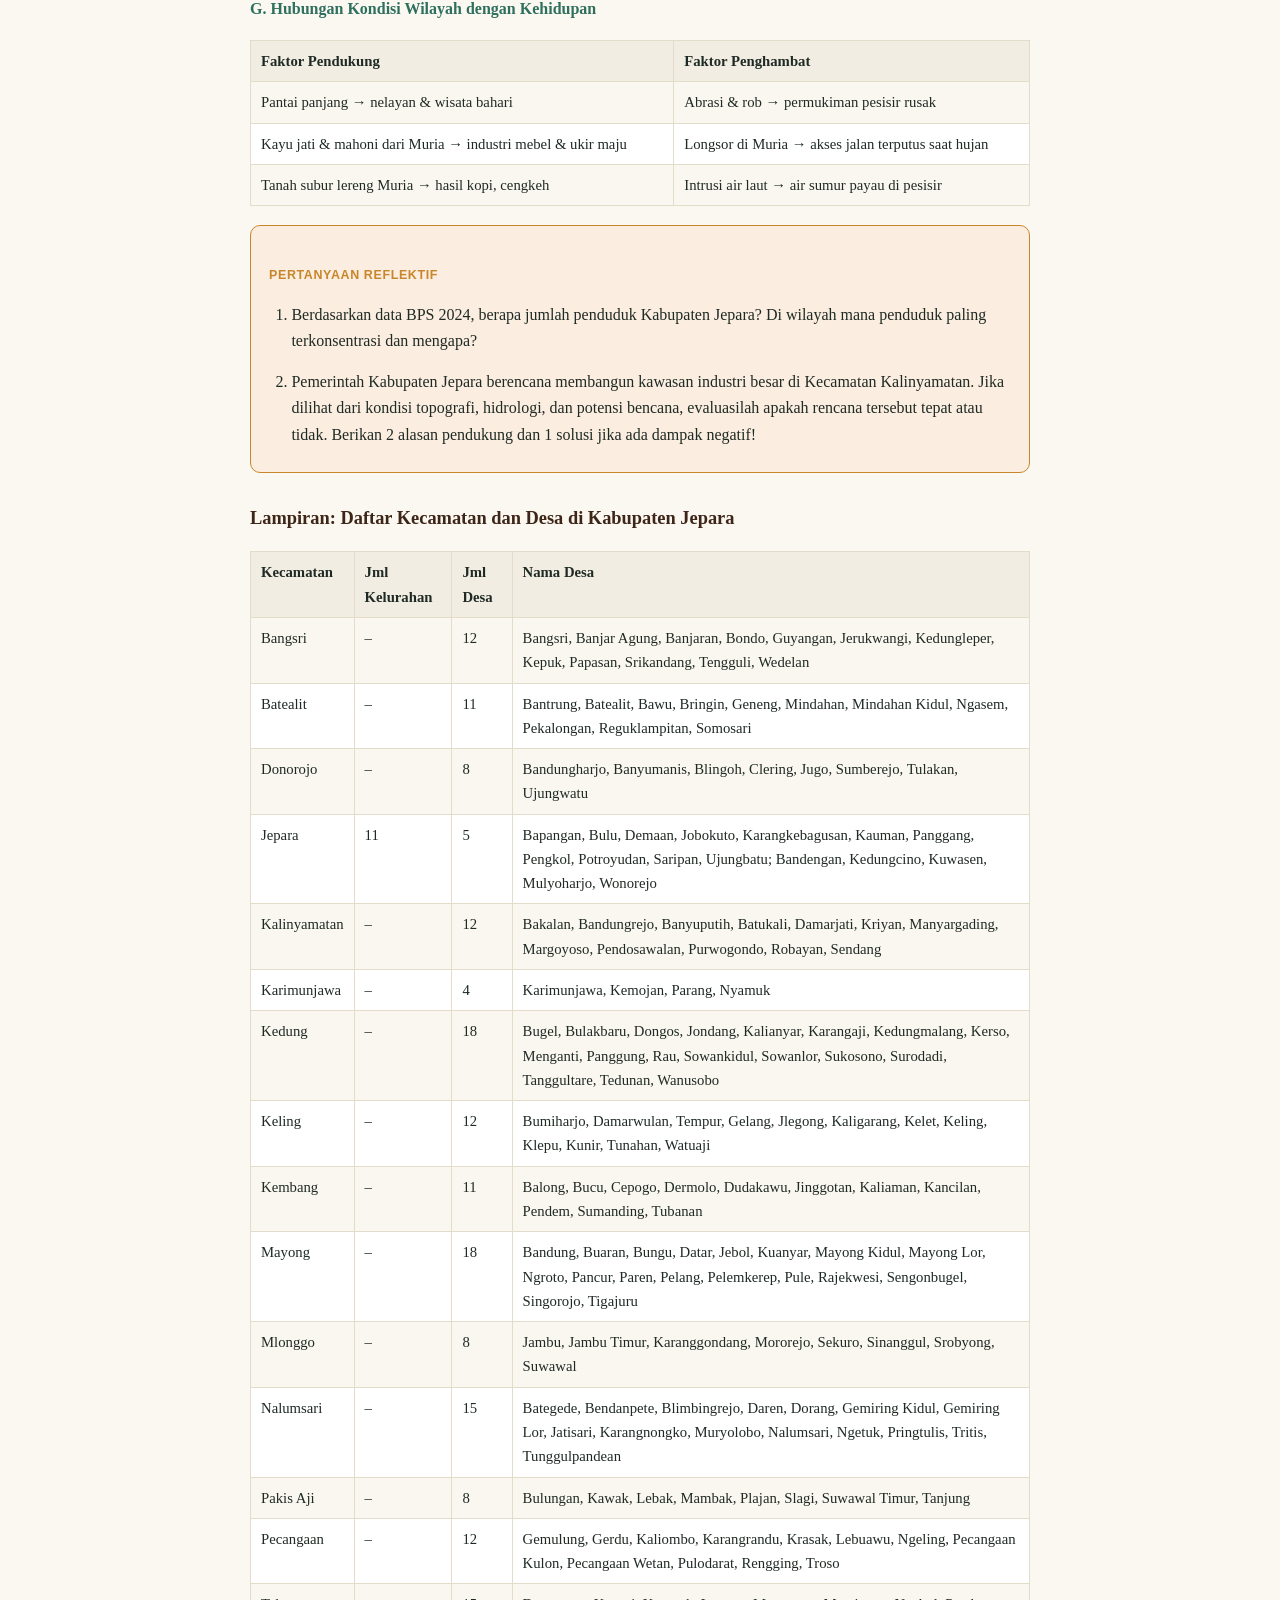
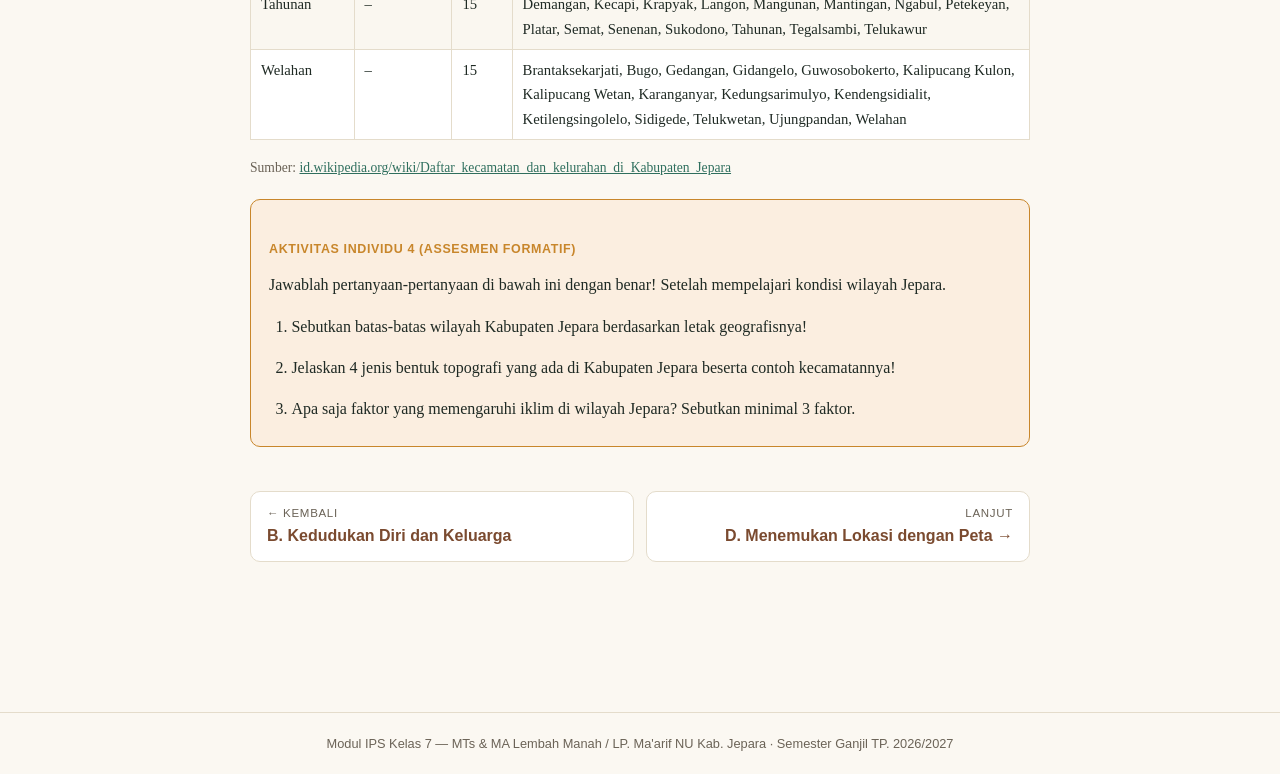
<file: bagian-c.html>
<!DOCTYPE html>
<html lang="id">
<head>
<meta charset="UTF-8">
<meta name="viewport" content="width=device-width, initial-scale=1.0">
<title>Bagian C. Mengenal Lokasi Tempat Tinggal — Modul IPS Kelas 7</title>
<link rel="stylesheet" href="style.css">
</head>
<body>

<header class="site">
  <div class="wrap">
    <div class="eyebrow">Bab I · Bagian C</div>
    <h1>Mengenal Lokasi Tempat Tinggal</h1>
    <p class="sub">Konsep lokasi absolut &amp; relatif, dan kondisi wilayah Kabupaten Jepara</p>
  </div>
</header>

<nav class="crumbs"><div class="wrap"><a href="index.html">Beranda</a><span class="sep">/</span> Bagian C</div></nav>

<div class="wrap">
<main>
  <div class="section-nav">
    <a href="index.html">Beranda</a>
    <a href="bagian-a.html">A. Diri &amp; Keluarga</a>
    <a href="bagian-b.html">B. Kedudukan Diri</a>
    <a href="bagian-c.html" class="current">C. Lokasi Tempat Tinggal</a>
    <a href="bagian-d.html">D. Peta</a>
    <a href="asesmen-bab1.html">Asesmen Bab I</a>
  </div>

  <div class="summary">
    <span class="badge">Ringkasan Bagian C</span>
    <h2>Inti Materi</h2>
    <ul>
      <li><strong>Lokasi absolut</strong> = letak tetap berdasarkan sistem koordinat lintang–bujur. <strong>Lokasi relatif</strong> = letak dinamis, tergantung kondisi sekitarnya.</li>
      <li><strong>Kabupaten Jepara</strong> (Jawa Tengah, resmi sejak UU No. 13/1950): luas ±1.004,16 km², 16 kecamatan, 184 desa, 11 kelurahan, populasi ±1,28 juta jiwa (BPS 2024).</li>
      <li><strong>Geografis</strong>: berbatasan Laut Jawa (utara &amp; barat), Kudus–Pati (timur), Demak (selatan); memiliki Kepulauan Karimunjawa.</li>
      <li><strong>Topografi</strong> beragam: dataran rendah, dataran tinggi/perbukitan, Pegunungan Muria (puncak 1.602 mdpl), dan kepulauan.</li>
      <li><strong>Iklim</strong> tropis, 2 musim, dipengaruhi letak astronomis, angin muson, topografi, dan kedekatan dengan Laut Jawa.</li>
      <li><strong>Geologi &amp; tanah</strong>: batuan vulkanik Muria, batuan kapur Keling–Donorojo, endapan aluvial pesisir; jenis tanah aluvial, latosol, andosol, grumusol — masing-masing menentukan potensi pertanian dan risiko bencana (longsor, abrasi, banjir rob).</li>
      <li><strong>Hidrologi</strong>: sungai utama (Wiso, Gelis, Serang Welahan), air tanah rawan intrusi di pesisir, potensi laut &amp; wisata bahari, banyak mata air di lereng Muria.</li>
      <li><strong>Sosial-budaya</strong>: sentra ukir/mebel/tenun ("Kota Ukir Dunia"), nelayan &amp; tambak, pertanian, pariwisata (Kartini, Mantingan, Karimunjawa, Muria), tradisi Lomban/Bakar Kupat, Pesta Baratan, Perang Obor.</li>
    </ul>
    <p><em>Dilengkapi Aktivitas Individu 3 (praktik Google Maps), Aktivitas Individu 4 (asesmen formatif kondisi wilayah), dan lampiran daftar kecamatan &amp; desa se-Kabupaten Jepara.</em></p>
  </div>

  <h2>C. Mengenal Tempat Tinggal</h2>
  <p>Setelah mempelajari diri dan keluarga, selanjutnya kita mempelajari tempat tinggal. Tempat tinggal adalah tempat seseorang bermukim yang terikat akan hak dan kewajiban. Oleh karena itu kita harus mampu memahami lokasi tempat tinggal agar dapat bersosialisasi, berkembang, dan memberikan manfaat bagi lingkungan sekitar.</p>

  <h3>1. Lokasi</h3>
  <p>Konsep lokasi berhubungan erat dengan letak atau posisi suatu objek di permukaan bumi. Lokasi dibedakan menjadi dua:</p>
  <ul>
    <li><strong>Lokasi absolut</strong> — menggambarkan letak suatu objek yang bersifat tetap berdasarkan sistem koordinat, yaitu titik pertemuan antara garis lintang (<em>latitude</em>) dan garis bujur (<em>longitude</em>).</li>
    <li><strong>Lokasi relatif</strong> — menunjukkan letak suatu objek yang dinamis atau dapat berubah-ubah, berdasarkan kondisi di sekitarnya.</li>
  </ul>
  <figure class="img-note"><figcaption>Ilustrasi lokasi rumah. Sumber: lokasirumah.id</figcaption></figure>

  <div class="quiz">
    <p class="quiz-title">Aktivitas Individu 3 (Assesmen Formatif)</p>
    <p>Di zaman modern, semua orang beradaptasi menggunakan smartphone, salah satunya fitur Google Maps. Lakukan kegiatan berikut:</p>
    <ol class="essay">
      <li>Siapkan smartphone dan aplikasi Google Maps. Buka aplikasi tersebut, kemudian tentukan lokasi tempat tinggal kalian.</li>
      <li>Tentukan tujuan berupa tempat tinggal kalian dengan rumah saudara atau sahabat kalian. Klik telusur, catat informasi-informasi penting yang kalian dapatkan.</li>
      <li>Terapkan profil pelajar Pancasila berupa dimensi mandiri, bernalar kritis, dan kreatif dalam mengerjakan tugas di atas.</li>
    </ol>
  </div>

  <h3>2. Kondisi Wilayah Jepara</h3>
  <p>Kabupaten Jepara adalah salah satu kabupaten dalam wilayah administrasi Provinsi Jawa Tengah, resmi menjadi kabupaten berdasarkan UU No. 13 Tahun 1950. Luas wilayah ±1.004,16 km², terdiri dari 16 kecamatan, 184 desa, dan 11 kelurahan. Menurut BPS, pada tahun 2024 total populasi Kabupaten Jepara mencapai ±1,28 juta jiwa.</p>

  <h4>A. Kondisi Geografis Jepara</h4>
  <p>Letak astronomis Kabupaten Jepara berada di titik koordinat 110°9'48,02" – 110°58'37,40" Bujur Timur dan 5°43'20,67" – 6°47'25,83" Lintang Selatan.</p>
  <p><strong>Letak geografis (batas wilayah):</strong></p>
  <ul>
    <li>Utara dan Barat: berbatasan dengan Laut Jawa</li>
    <li>Timur: berbatasan dengan Kabupaten Pati dan Kabupaten Kudus</li>
    <li>Selatan: berbatasan dengan Kabupaten Demak</li>
  </ul>
  <p>Luas wilayah ±1.004,16 km² terdiri 16 kecamatan. Kecamatan terluas: Keling (291,76 km²); terkecil: Kalinyamatan (24,18 km²). Jepara juga memiliki wilayah kepulauan, yaitu Kepulauan Karimunjawa.</p>
  <figure class="img-note"><figcaption>Peta Kabupaten Jepara. Sumber: pa-jepara.go.id</figcaption></figure>

  <h4>B. Kondisi Topografi</h4>
  <p>Topografi adalah keadaan bentuk permukaan bumi/relief suatu wilayah. Bentuk muka bumi Jepara beragam:</p>
  <ul>
    <li><strong>Dataran Rendah</strong> (0–25 mdpl) — pesisir barat &amp; selatan; cocok permukiman, tambak, pertanian padi. Contoh: Jepara, Tahunan, Mlonggo.</li>
    <li><strong>Dataran Tinggi/Perbukitan</strong> (25–500 mdpl) — tengah ke timur; banyak kebun dan hutan. Contoh: Batealit, Nalumsari.</li>
    <li><strong>Pegunungan</strong> (&gt;500 mdpl) — Pegunungan Muria di timur laut, puncak tertinggi Gunung Muria 1.602 mdpl; daerah resapan air &amp; wisata alam. Contoh: Keling, Donorojo.</li>
    <li><strong>Kepulauan</strong> — Gugusan Kepulauan Karimunjawa, 27 pulau (5 berpenghuni), termasuk Taman Nasional.</li>
  </ul>

  <h4>C. Kondisi Iklim</h4>
  <p>Iklim adalah keadaan rata-rata cuaca di suatu wilayah dalam kurun waktu lama (minimal 30 tahun). Iklim Jepara dipengaruhi letak lintang, angin muson, bentuk muka bumi, dan Laut Jawa di sekelilingnya.</p>
  <ul>
    <li><strong>Iklim</strong>: tropis, 2 musim — kemarau (April–September) dan penghujan (Oktober–Maret).</li>
    <li><strong>Suhu</strong>: rata-rata 21°C–32°C; pesisir lebih panas, pegunungan lebih sejuk.</li>
    <li><strong>Curah hujan</strong>: rata-rata 2.000–3.000 mm/tahun; wilayah Muria lebih tinggi.</li>
    <li><strong>Angin</strong>: muson barat membawa hujan, muson timur membawa kemarau; angin laut berpengaruh bagi nelayan.</li>
  </ul>

  <h4>Faktor yang memengaruhi iklim Jepara</h4>
  <ol>
    <li><strong>Letak astronomis</strong> — 5°43'–6°47' LS, dekat khatulistiwa sehingga beriklim tropis dengan suhu tinggi dan penyinaran matahari sepanjang tahun.</li>
    <li><strong>Angin muson</strong>
      <ul>
        <li>Muson Barat (Oktober–Maret): dari Asia ke Australia lewat Laut Cina Selatan, membawa uap air → musim hujan; nelayan Jepara sering sulit melaut karena ombak besar.</li>
        <li>Muson Timur (April–September): dari Australia ke Asia, kering → musim kemarau.</li>
      </ul>
    </li>
    <li><strong>Kondisi topografi</strong>
      <ul>
        <li>Dataran rendah pesisir (0–25 mdpl): lebih panas &amp; lembap. Contoh: Jepara Kota, Kedung.</li>
        <li>Pegunungan Muria (&gt;500 mdpl): lebih sejuk, curah hujan lebih tinggi karena hujan orografis — udara lembap dari laut naik ke Muria, mendingin, lalu turun hujan. Karena itu Keling &amp; Donorojo lebih sering hujan.</li>
      </ul>
    </li>
    <li><strong>Kedekatan dengan Laut Jawa</strong> — berperan sebagai pengatur suhu: siang hari daratan lebih cepat panas → angin laut ke darat; malam hari daratan lebih cepat dingin → angin darat ke laut. Laut juga sumber uap air yang membuat Jepara lembap dengan curah hujan tinggi (±2.000–3.000 mm/tahun).</li>
    <li><strong>Letak Kepulauan Karimunjawa</strong> — beriklim laut, angin &amp; kelembapan dari laut dominan, curah hujan relatif tinggi, tapi suhu lebih stabil karena dikelilingi laut.</li>
  </ol>

  <h4>D. Kondisi Geologis &amp; Tanah</h4>
  <p>Kondisi geologis &amp; tanah adalah keadaan struktur batuan penyusun kerak bumi dan jenis lapisan tanah permukaan di suatu wilayah.</p>
  <ul>
    <li><strong>Jenis batuan</strong>: Muria didominasi batuan vulkanik dari Gunung Muria tua; pesisir berupa endapan aluvial; batuan kapur di Keling dan Donorojo.</li>
    <li><strong>Jenis tanah</strong>: aluvial di dataran rendah (cocok sawah); latosol &amp; andosol di pegunungan (cocok kopi, cengkeh, hortikultura); grumusol di daerah kapur.</li>
    <li><strong>Potensi bencana</strong>: longsor di Muria saat musim hujan, abrasi pantai di pesisir, banjir rob di Jepara Kota &amp; Kedung.</li>
  </ul>
  <p><strong>Contoh kondisi geologis:</strong></p>
  <ul>
    <li>Gunung Muria: batuan vulkanik tua (andesit &amp; basalt) dari letusan Gunung Muria purba.</li>
    <li>Utara Keling &amp; Donorojo: batuan kapur/karst zaman Miosen; banyak gua &amp; sungai bawah tanah.</li>
    <li>Pesisir: endapan aluvial berupa pasir dan lumpur dari sungai &amp; laut.</li>
    <li><em>Pengaruhnya</em>: menentukan potensi bahan tambang, kesuburan tanah, dan kerawanan bencana — daerah kapur rawan kekeringan, daerah vulkanik subur tapi rawan longsor.</li>
  </ul>
  <p><strong>Contoh kondisi tanah:</strong></p>
  <table>
    <tr><th>Jenis Tanah</th><th>Ciri &amp; Lokasi</th><th>Pemanfaatan</th></tr>
    <tr><td>Aluvial</td><td>Kelabu; dataran rendah Jepara Kota, Kedung, Tahunan</td><td>Sangat subur untuk sawah</td></tr>
    <tr><td>Latosol</td><td>Merah kekuningan; perbukitan Batealit, Nalumsari</td><td>Kebun sengon, kopi, cengkeh</td></tr>
    <tr><td>Andosol</td><td>Hitam; dari abu vulkanik Muria di Keling, Donorojo</td><td>Sangat subur untuk sayuran &amp; kopi</td></tr>
    <tr><td>Grumusol/Mediteran</td><td>Dari batuan kapur di Donorojo; lengket saat hujan, retak saat kemarau</td><td>Cocok untuk jati</td></tr>
  </table>

  <h4>E. Kondisi Hidrologi</h4>
  <p>Kondisi hidrologi adalah keadaan seluruh perairan di suatu wilayah, baik di permukaan maupun di dalam tanah.</p>
  <ul>
    <li><strong>Sungai</strong>: S. Wiso, S. Gelis, S. Serang Welahan — bermuara ke Laut Jawa, dimanfaatkan untuk irigasi.</li>
    <li><strong>Air tanah</strong>: daerah pesisir rawan intrusi air laut; daerah Muria punya banyak mata air.</li>
    <li><strong>Laut</strong>: pantai utara Jawa dengan potensi perikanan, wisata bahari, dan pelabuhan — contoh Pantai Kartini, Pantai Bandengan, Karimunjawa.</li>
    <li><strong>Mata air</strong>: banyak di lereng Muria seperti Mata Air Ngerang di Keling — sumber air PDAM &amp; air minum warga.</li>
  </ul>

  <h4>F. Kondisi Sosial Budaya</h4>
  <ul>
    <li><strong>Penduduk</strong>: ±1,2 juta jiwa (2024), terkonsentrasi di dataran rendah.</li>
    <li><strong>Mata pencaharian</strong>: industri ukir/mebel/tenun Troso ("Kota Ukir Dunia"); perikanan tangkap &amp; tambak; pertanian padi dan kopi/buah di Muria; pariwisata (Kartini, Makam Mantingan, Karimunjawa, Muria).</li>
    <li><strong>Budaya</strong>: kental budaya Jawa Pesisiran — tradisi Lomban/Bakar Kupat (sepekan setelah Idulfitri), Pesta Baratan, Perang Obor di Tegalsambi.</li>
  </ul>

  <h4>G. Hubungan Kondisi Wilayah dengan Kehidupan</h4>
  <table>
    <tr><th>Faktor Pendukung</th><th>Faktor Penghambat</th></tr>
    <tr><td>Pantai panjang → nelayan &amp; wisata bahari</td><td>Abrasi &amp; rob → permukiman pesisir rusak</td></tr>
    <tr><td>Kayu jati &amp; mahoni dari Muria → industri mebel &amp; ukir maju</td><td>Longsor di Muria → akses jalan terputus saat hujan</td></tr>
    <tr><td>Tanah subur lereng Muria → hasil kopi, cengkeh</td><td>Intrusi air laut → air sumur payau di pesisir</td></tr>
  </table>

  <div class="quiz">
    <p class="quiz-title">Pertanyaan Reflektif</p>
    <ol class="essay">
      <li>Berdasarkan data BPS 2024, berapa jumlah penduduk Kabupaten Jepara? Di wilayah mana penduduk paling terkonsentrasi dan mengapa?</li>
      <li>Pemerintah Kabupaten Jepara berencana membangun kawasan industri besar di Kecamatan Kalinyamatan. Jika dilihat dari kondisi topografi, hidrologi, dan potensi bencana, evaluasilah apakah rencana tersebut tepat atau tidak. Berikan 2 alasan pendukung dan 1 solusi jika ada dampak negatif!</li>
    </ol>
  </div>

  <h3>Lampiran: Daftar Kecamatan dan Desa di Kabupaten Jepara</h3>
  <table>
    <tr><th>Kecamatan</th><th>Jml Kelurahan</th><th>Jml Desa</th><th>Nama Desa</th></tr>
    <tr><td>Bangsri</td><td>–</td><td>12</td><td>Bangsri, Banjar Agung, Banjaran, Bondo, Guyangan, Jerukwangi, Kedungleper, Kepuk, Papasan, Srikandang, Tengguli, Wedelan</td></tr>
    <tr><td>Batealit</td><td>–</td><td>11</td><td>Bantrung, Batealit, Bawu, Bringin, Geneng, Mindahan, Mindahan Kidul, Ngasem, Pekalongan, Reguklampitan, Somosari</td></tr>
    <tr><td>Donorojo</td><td>–</td><td>8</td><td>Bandungharjo, Banyumanis, Blingoh, Clering, Jugo, Sumberejo, Tulakan, Ujungwatu</td></tr>
    <tr><td>Jepara</td><td>11</td><td>5</td><td>Bapangan, Bulu, Demaan, Jobokuto, Karangkebagusan, Kauman, Panggang, Pengkol, Potroyudan, Saripan, Ujungbatu; Bandengan, Kedungcino, Kuwasen, Mulyoharjo, Wonorejo</td></tr>
    <tr><td>Kalinyamatan</td><td>–</td><td>12</td><td>Bakalan, Bandungrejo, Banyuputih, Batukali, Damarjati, Kriyan, Manyargading, Margoyoso, Pendosawalan, Purwogondo, Robayan, Sendang</td></tr>
    <tr><td>Karimunjawa</td><td>–</td><td>4</td><td>Karimunjawa, Kemojan, Parang, Nyamuk</td></tr>
    <tr><td>Kedung</td><td>–</td><td>18</td><td>Bugel, Bulakbaru, Dongos, Jondang, Kalianyar, Karangaji, Kedungmalang, Kerso, Menganti, Panggung, Rau, Sowankidul, Sowanlor, Sukosono, Surodadi, Tanggultare, Tedunan, Wanusobo</td></tr>
    <tr><td>Keling</td><td>–</td><td>12</td><td>Bumiharjo, Damarwulan, Tempur, Gelang, Jlegong, Kaligarang, Kelet, Keling, Klepu, Kunir, Tunahan, Watuaji</td></tr>
    <tr><td>Kembang</td><td>–</td><td>11</td><td>Balong, Bucu, Cepogo, Dermolo, Dudakawu, Jinggotan, Kaliaman, Kancilan, Pendem, Sumanding, Tubanan</td></tr>
    <tr><td>Mayong</td><td>–</td><td>18</td><td>Bandung, Buaran, Bungu, Datar, Jebol, Kuanyar, Mayong Kidul, Mayong Lor, Ngroto, Pancur, Paren, Pelang, Pelemkerep, Pule, Rajekwesi, Sengonbugel, Singorojo, Tigajuru</td></tr>
    <tr><td>Mlonggo</td><td>–</td><td>8</td><td>Jambu, Jambu Timur, Karanggondang, Mororejo, Sekuro, Sinanggul, Srobyong, Suwawal</td></tr>
    <tr><td>Nalumsari</td><td>–</td><td>15</td><td>Bategede, Bendanpete, Blimbingrejo, Daren, Dorang, Gemiring Kidul, Gemiring Lor, Jatisari, Karangnongko, Muryolobo, Nalumsari, Ngetuk, Pringtulis, Tritis, Tunggulpandean</td></tr>
    <tr><td>Pakis Aji</td><td>–</td><td>8</td><td>Bulungan, Kawak, Lebak, Mambak, Plajan, Slagi, Suwawal Timur, Tanjung</td></tr>
    <tr><td>Pecangaan</td><td>–</td><td>12</td><td>Gemulung, Gerdu, Kaliombo, Karangrandu, Krasak, Lebuawu, Ngeling, Pecangaan Kulon, Pecangaan Wetan, Pulodarat, Rengging, Troso</td></tr>
    <tr><td>Tahunan</td><td>–</td><td>15</td><td>Demangan, Kecapi, Krapyak, Langon, Mangunan, Mantingan, Ngabul, Petekeyan, Platar, Semat, Senenan, Sukodono, Tahunan, Tegalsambi, Telukawur</td></tr>
    <tr><td>Welahan</td><td>–</td><td>15</td><td>Brantaksekarjati, Bugo, Gedangan, Gidangelo, Guwosobokerto, Kalipucang Kulon, Kalipucang Wetan, Karanganyar, Kedungsarimulyo, Kendengsidialit, Ketilengsingolelo, Sidigede, Telukwetan, Ujungpandan, Welahan</td></tr>
  </table>
  <p style="font-size:.85rem;color:var(--muted)">Sumber: <a href="https://id.wikipedia.org/wiki/Daftar_kecamatan_dan_kelurahan_di_Kabupaten_Jepara" target="_blank" rel="noopener">id.wikipedia.org/wiki/Daftar_kecamatan_dan_kelurahan_di_Kabupaten_Jepara</a></p>

  <div class="quiz">
    <p class="quiz-title">Aktivitas Individu 4 (Assesmen Formatif)</p>
    <p>Jawablah pertanyaan-pertanyaan di bawah ini dengan benar! Setelah mempelajari kondisi wilayah Jepara.</p>
    <ol class="essay">
      <li>Sebutkan batas-batas wilayah Kabupaten Jepara berdasarkan letak geografisnya!</li>
      <li>Jelaskan 4 jenis bentuk topografi yang ada di Kabupaten Jepara beserta contoh kecamatannya!</li>
      <li>Apa saja faktor yang memengaruhi iklim di wilayah Jepara? Sebutkan minimal 3 faktor.</li>
    </ol>
  </div>

  <div class="pager">
    <a href="bagian-b.html"><small>← Kembali</small><strong>B. Kedudukan Diri dan Keluarga</strong></a>
    <a href="bagian-d.html" class="next"><small>Lanjut</small><strong>D. Menemukan Lokasi dengan Peta →</strong></a>
  </div>

</main>
</div>

<footer>Modul IPS Kelas 7 — MTs &amp; MA Lembah Manah / LP. Ma'arif NU Kab. Jepara · Semester Ganjil TP. 2026/2027</footer>
</body>
</html>
</file>
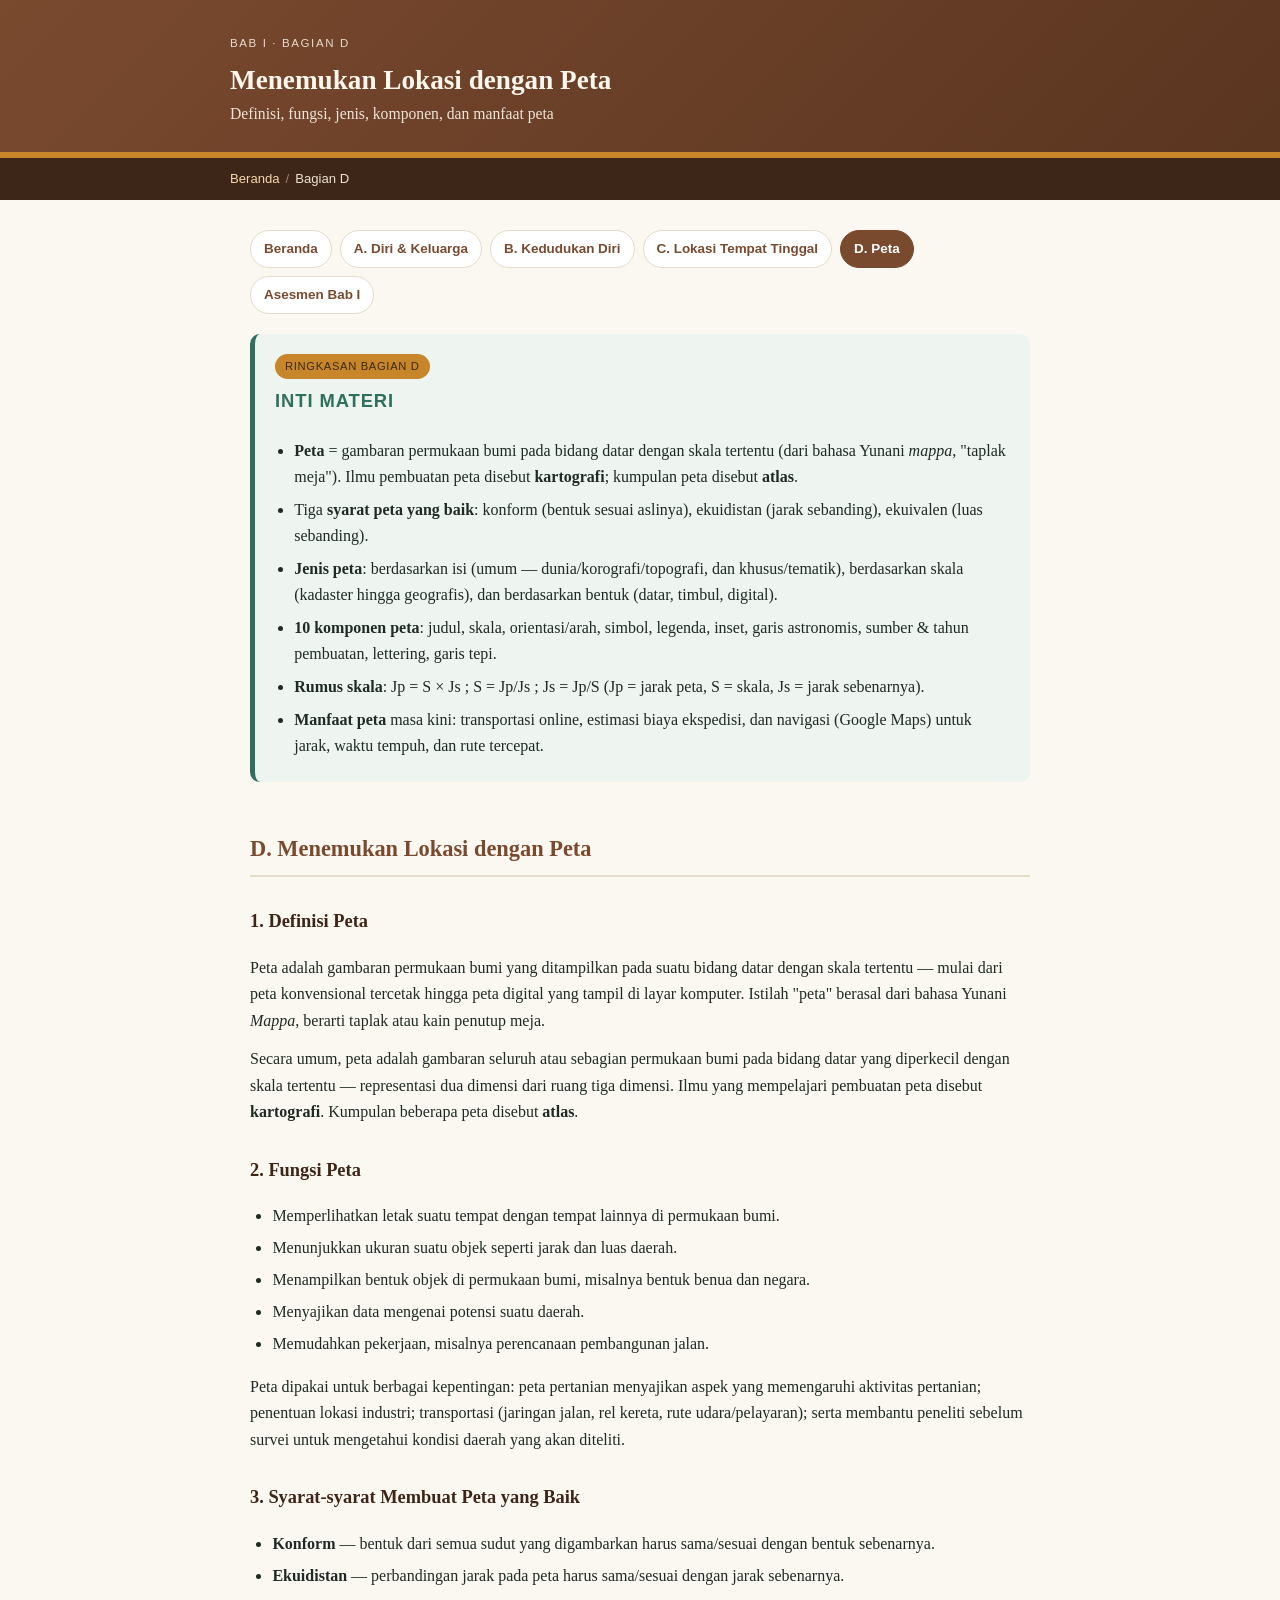
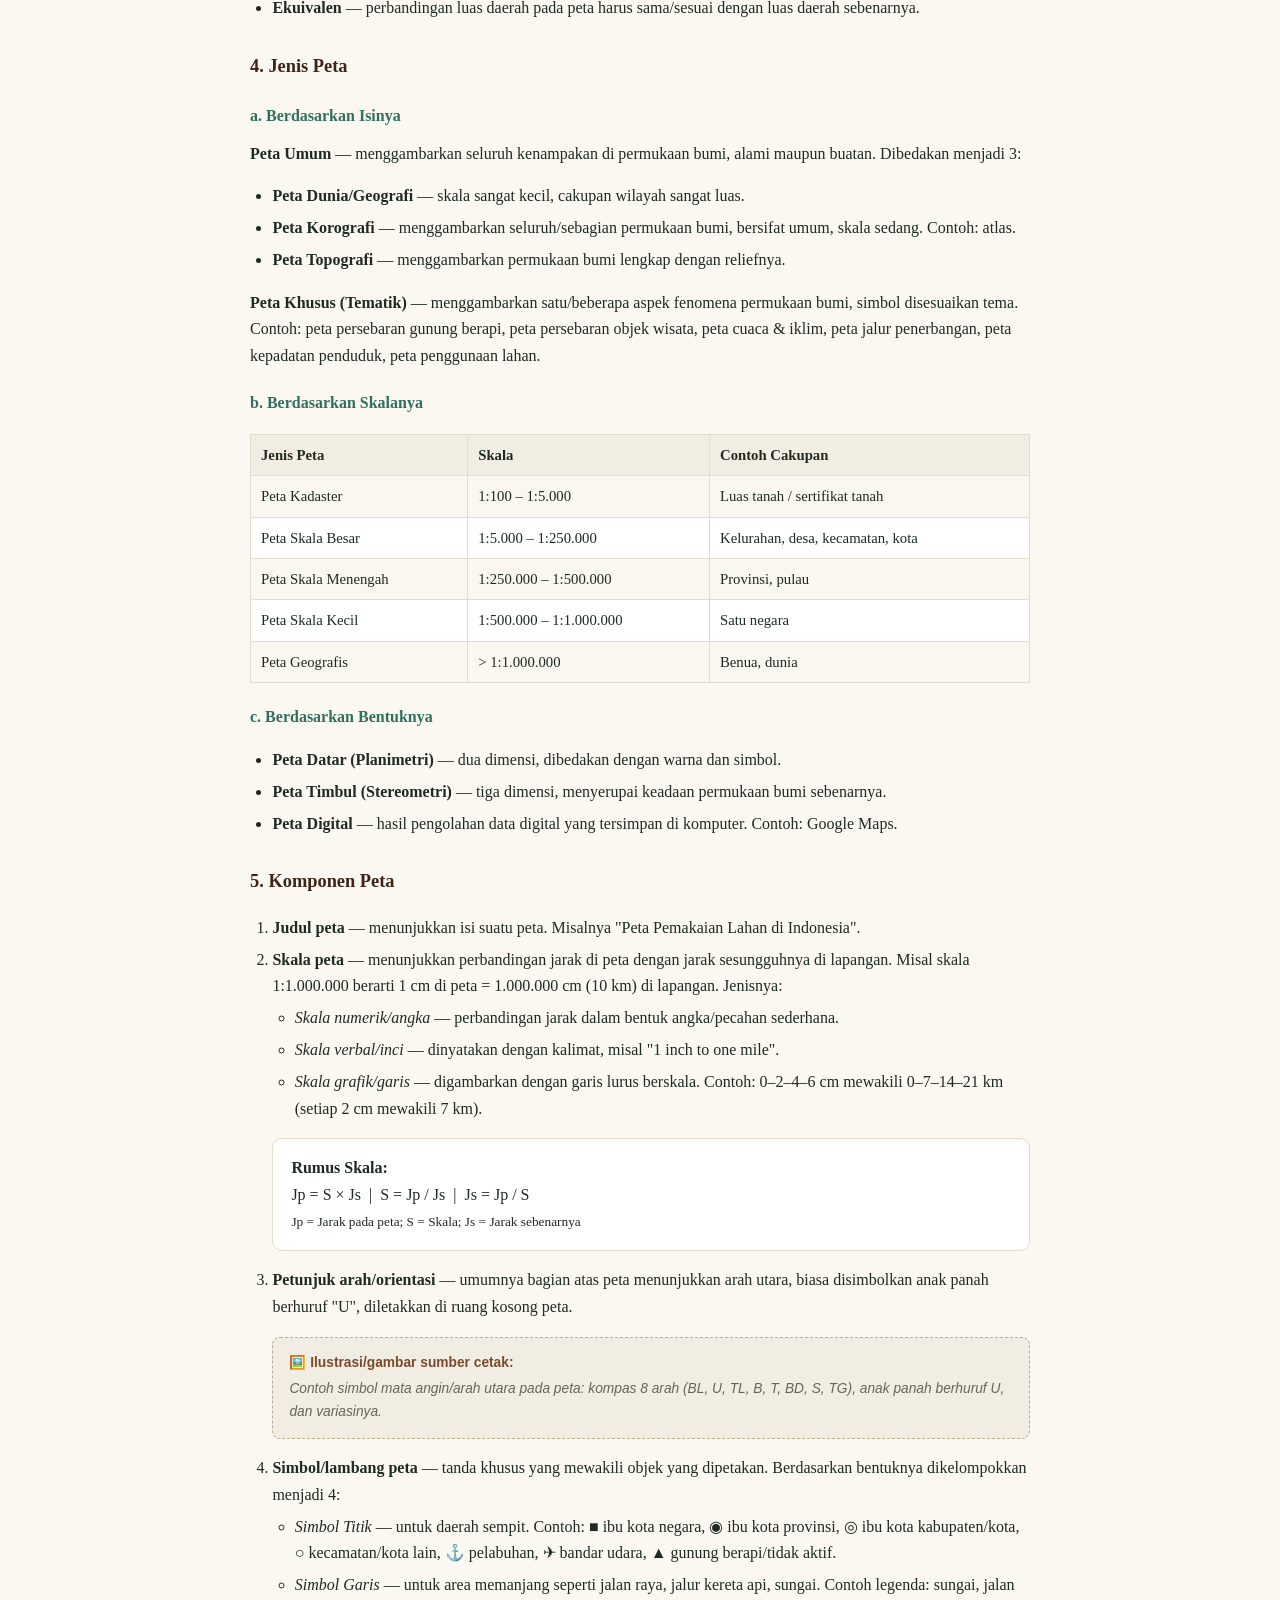
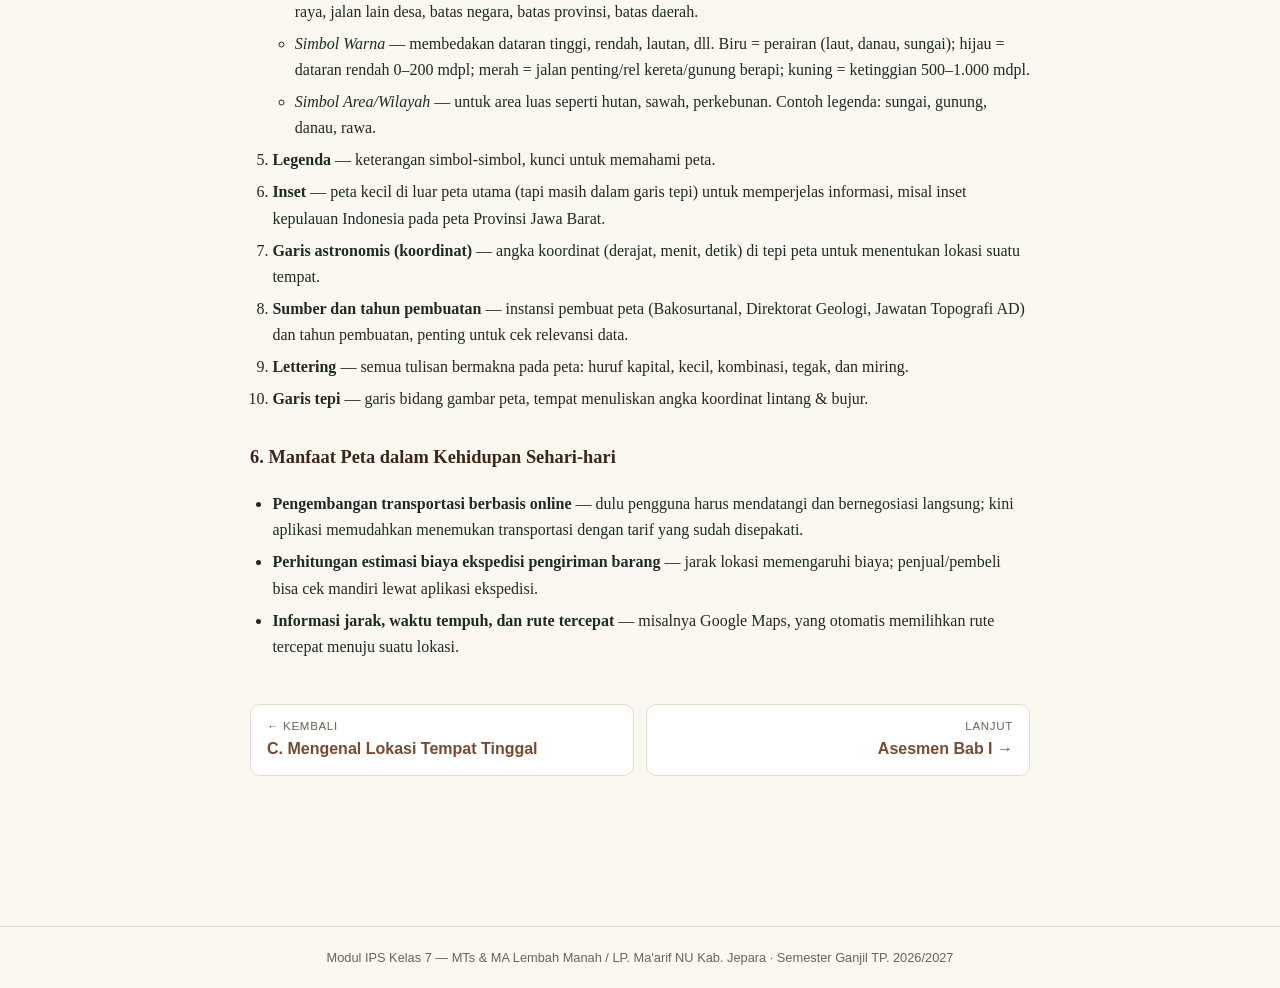
<file: bagian-d.html>
<!DOCTYPE html>
<html lang="id">
<head>
<meta charset="UTF-8">
<meta name="viewport" content="width=device-width, initial-scale=1.0">
<title>Bagian D. Menemukan Lokasi dengan Peta — Modul IPS Kelas 7</title>
<link rel="stylesheet" href="style.css">
</head>
<body>

<header class="site">
  <div class="wrap">
    <div class="eyebrow">Bab I · Bagian D</div>
    <h1>Menemukan Lokasi dengan Peta</h1>
    <p class="sub">Definisi, fungsi, jenis, komponen, dan manfaat peta</p>
  </div>
</header>

<nav class="crumbs"><div class="wrap"><a href="index.html">Beranda</a><span class="sep">/</span> Bagian D</div></nav>

<div class="wrap">
<main>
  <div class="section-nav">
    <a href="index.html">Beranda</a>
    <a href="bagian-a.html">A. Diri &amp; Keluarga</a>
    <a href="bagian-b.html">B. Kedudukan Diri</a>
    <a href="bagian-c.html">C. Lokasi Tempat Tinggal</a>
    <a href="bagian-d.html" class="current">D. Peta</a>
    <a href="asesmen-bab1.html">Asesmen Bab I</a>
  </div>

  <div class="summary">
    <span class="badge">Ringkasan Bagian D</span>
    <h2>Inti Materi</h2>
    <ul>
      <li><strong>Peta</strong> = gambaran permukaan bumi pada bidang datar dengan skala tertentu (dari bahasa Yunani <em>mappa</em>, "taplak meja"). Ilmu pembuatan peta disebut <strong>kartografi</strong>; kumpulan peta disebut <strong>atlas</strong>.</li>
      <li>Tiga <strong>syarat peta yang baik</strong>: konform (bentuk sesuai aslinya), ekuidistan (jarak sebanding), ekuivalen (luas sebanding).</li>
      <li><strong>Jenis peta</strong>: berdasarkan isi (umum — dunia/korografi/topografi, dan khusus/tematik), berdasarkan skala (kadaster hingga geografis), dan berdasarkan bentuk (datar, timbul, digital).</li>
      <li><strong>10 komponen peta</strong>: judul, skala, orientasi/arah, simbol, legenda, inset, garis astronomis, sumber &amp; tahun pembuatan, lettering, garis tepi.</li>
      <li><strong>Rumus skala</strong>: Jp = S × Js ; S = Jp/Js ; Js = Jp/S (Jp = jarak peta, S = skala, Js = jarak sebenarnya).</li>
      <li><strong>Manfaat peta</strong> masa kini: transportasi online, estimasi biaya ekspedisi, dan navigasi (Google Maps) untuk jarak, waktu tempuh, dan rute tercepat.</li>
    </ul>
  </div>

  <h2>D. Menemukan Lokasi dengan Peta</h2>

  <h3>1. Definisi Peta</h3>
  <p>Peta adalah gambaran permukaan bumi yang ditampilkan pada suatu bidang datar dengan skala tertentu — mulai dari peta konvensional tercetak hingga peta digital yang tampil di layar komputer. Istilah "peta" berasal dari bahasa Yunani <em>Mappa</em>, berarti taplak atau kain penutup meja.</p>
  <p>Secara umum, peta adalah gambaran seluruh atau sebagian permukaan bumi pada bidang datar yang diperkecil dengan skala tertentu — representasi dua dimensi dari ruang tiga dimensi. Ilmu yang mempelajari pembuatan peta disebut <strong>kartografi</strong>. Kumpulan beberapa peta disebut <strong>atlas</strong>.</p>

  <h3>2. Fungsi Peta</h3>
  <ul>
    <li>Memperlihatkan letak suatu tempat dengan tempat lainnya di permukaan bumi.</li>
    <li>Menunjukkan ukuran suatu objek seperti jarak dan luas daerah.</li>
    <li>Menampilkan bentuk objek di permukaan bumi, misalnya bentuk benua dan negara.</li>
    <li>Menyajikan data mengenai potensi suatu daerah.</li>
    <li>Memudahkan pekerjaan, misalnya perencanaan pembangunan jalan.</li>
  </ul>
  <p>Peta dipakai untuk berbagai kepentingan: peta pertanian menyajikan aspek yang memengaruhi aktivitas pertanian; penentuan lokasi industri; transportasi (jaringan jalan, rel kereta, rute udara/pelayaran); serta membantu peneliti sebelum survei untuk mengetahui kondisi daerah yang akan diteliti.</p>

  <h3>3. Syarat-syarat Membuat Peta yang Baik</h3>
  <ul>
    <li><strong>Konform</strong> — bentuk dari semua sudut yang digambarkan harus sama/sesuai dengan bentuk sebenarnya.</li>
    <li><strong>Ekuidistan</strong> — perbandingan jarak pada peta harus sama/sesuai dengan jarak sebenarnya.</li>
    <li><strong>Ekuivalen</strong> — perbandingan luas daerah pada peta harus sama/sesuai dengan luas daerah sebenarnya.</li>
  </ul>

  <h3>4. Jenis Peta</h3>
  <h4>a. Berdasarkan Isinya</h4>
  <p><strong>Peta Umum</strong> — menggambarkan seluruh kenampakan di permukaan bumi, alami maupun buatan. Dibedakan menjadi 3:</p>
  <ul>
    <li><strong>Peta Dunia/Geografi</strong> — skala sangat kecil, cakupan wilayah sangat luas.</li>
    <li><strong>Peta Korografi</strong> — menggambarkan seluruh/sebagian permukaan bumi, bersifat umum, skala sedang. Contoh: atlas.</li>
    <li><strong>Peta Topografi</strong> — menggambarkan permukaan bumi lengkap dengan reliefnya.</li>
  </ul>
  <p><strong>Peta Khusus (Tematik)</strong> — menggambarkan satu/beberapa aspek fenomena permukaan bumi, simbol disesuaikan tema. Contoh: peta persebaran gunung berapi, peta persebaran objek wisata, peta cuaca &amp; iklim, peta jalur penerbangan, peta kepadatan penduduk, peta penggunaan lahan.</p>

  <h4>b. Berdasarkan Skalanya</h4>
  <table>
    <tr><th>Jenis Peta</th><th>Skala</th><th>Contoh Cakupan</th></tr>
    <tr><td>Peta Kadaster</td><td>1:100 – 1:5.000</td><td>Luas tanah / sertifikat tanah</td></tr>
    <tr><td>Peta Skala Besar</td><td>1:5.000 – 1:250.000</td><td>Kelurahan, desa, kecamatan, kota</td></tr>
    <tr><td>Peta Skala Menengah</td><td>1:250.000 – 1:500.000</td><td>Provinsi, pulau</td></tr>
    <tr><td>Peta Skala Kecil</td><td>1:500.000 – 1:1.000.000</td><td>Satu negara</td></tr>
    <tr><td>Peta Geografis</td><td>&gt; 1:1.000.000</td><td>Benua, dunia</td></tr>
  </table>

  <h4>c. Berdasarkan Bentuknya</h4>
  <ul>
    <li><strong>Peta Datar (Planimetri)</strong> — dua dimensi, dibedakan dengan warna dan simbol.</li>
    <li><strong>Peta Timbul (Stereometri)</strong> — tiga dimensi, menyerupai keadaan permukaan bumi sebenarnya.</li>
    <li><strong>Peta Digital</strong> — hasil pengolahan data digital yang tersimpan di komputer. Contoh: Google Maps.</li>
  </ul>

  <h3>5. Komponen Peta</h3>
  <ol>
    <li><strong>Judul peta</strong> — menunjukkan isi suatu peta. Misalnya "Peta Pemakaian Lahan di Indonesia".</li>
    <li><strong>Skala peta</strong> — menunjukkan perbandingan jarak di peta dengan jarak sesungguhnya di lapangan. Misal skala 1:1.000.000 berarti 1 cm di peta = 1.000.000 cm (10 km) di lapangan. Jenisnya:
      <ul>
        <li><em>Skala numerik/angka</em> — perbandingan jarak dalam bentuk angka/pecahan sederhana.</li>
        <li><em>Skala verbal/inci</em> — dinyatakan dengan kalimat, misal "1 inch to one mile".</li>
        <li><em>Skala grafik/garis</em> — digambarkan dengan garis lurus berskala. Contoh: 0–2–4–6 cm mewakili 0–7–14–21 km (setiap 2 cm mewakili 7 km).</li>
      </ul>
      <div class="card">
        <strong>Rumus Skala:</strong><br>
        Jp = S × Js &nbsp;|&nbsp; S = Jp / Js &nbsp;|&nbsp; Js = Jp / S<br>
        <small>Jp = Jarak pada peta; S = Skala; Js = Jarak sebenarnya</small>
      </div>
    </li>
    <li><strong>Petunjuk arah/orientasi</strong> — umumnya bagian atas peta menunjukkan arah utara, biasa disimbolkan anak panah berhuruf "U", diletakkan di ruang kosong peta.
      <figure class="img-note"><figcaption>Contoh simbol mata angin/arah utara pada peta: kompas 8 arah (BL, U, TL, B, T, BD, S, TG), anak panah berhuruf U, dan variasinya.</figcaption></figure>
    </li>
    <li><strong>Simbol/lambang peta</strong> — tanda khusus yang mewakili objek yang dipetakan. Berdasarkan bentuknya dikelompokkan menjadi 4:
      <ul>
        <li><em>Simbol Titik</em> — untuk daerah sempit. Contoh: ■ ibu kota negara, ◉ ibu kota provinsi, ◎ ibu kota kabupaten/kota, ○ kecamatan/kota lain, ⚓ pelabuhan, ✈ bandar udara, ▲ gunung berapi/tidak aktif.</li>
        <li><em>Simbol Garis</em> — untuk area memanjang seperti jalan raya, jalur kereta api, sungai. Contoh legenda: sungai, jalan raya, jalan lain desa, batas negara, batas provinsi, batas daerah.</li>
        <li><em>Simbol Warna</em> — membedakan dataran tinggi, rendah, lautan, dll. Biru = perairan (laut, danau, sungai); hijau = dataran rendah 0–200 mdpl; merah = jalan penting/rel kereta/gunung berapi; kuning = ketinggian 500–1.000 mdpl.</li>
        <li><em>Simbol Area/Wilayah</em> — untuk area luas seperti hutan, sawah, perkebunan. Contoh legenda: sungai, gunung, danau, rawa.</li>
      </ul>
    </li>
    <li><strong>Legenda</strong> — keterangan simbol-simbol, kunci untuk memahami peta.</li>
    <li><strong>Inset</strong> — peta kecil di luar peta utama (tapi masih dalam garis tepi) untuk memperjelas informasi, misal inset kepulauan Indonesia pada peta Provinsi Jawa Barat.</li>
    <li><strong>Garis astronomis (koordinat)</strong> — angka koordinat (derajat, menit, detik) di tepi peta untuk menentukan lokasi suatu tempat.</li>
    <li><strong>Sumber dan tahun pembuatan</strong> — instansi pembuat peta (Bakosurtanal, Direktorat Geologi, Jawatan Topografi AD) dan tahun pembuatan, penting untuk cek relevansi data.</li>
    <li><strong>Lettering</strong> — semua tulisan bermakna pada peta: huruf kapital, kecil, kombinasi, tegak, dan miring.</li>
    <li><strong>Garis tepi</strong> — garis bidang gambar peta, tempat menuliskan angka koordinat lintang &amp; bujur.</li>
  </ol>

  <h3>6. Manfaat Peta dalam Kehidupan Sehari-hari</h3>
  <ul>
    <li><strong>Pengembangan transportasi berbasis online</strong> — dulu pengguna harus mendatangi dan bernegosiasi langsung; kini aplikasi memudahkan menemukan transportasi dengan tarif yang sudah disepakati.</li>
    <li><strong>Perhitungan estimasi biaya ekspedisi pengiriman barang</strong> — jarak lokasi memengaruhi biaya; penjual/pembeli bisa cek mandiri lewat aplikasi ekspedisi.</li>
    <li><strong>Informasi jarak, waktu tempuh, dan rute tercepat</strong> — misalnya Google Maps, yang otomatis memilihkan rute tercepat menuju suatu lokasi.</li>
  </ul>

  <div class="pager">
    <a href="bagian-c.html"><small>← Kembali</small><strong>C. Mengenal Lokasi Tempat Tinggal</strong></a>
    <a href="asesmen-bab1.html" class="next"><small>Lanjut</small><strong>Asesmen Bab I →</strong></a>
  </div>

</main>
</div>

<footer>Modul IPS Kelas 7 — MTs &amp; MA Lembah Manah / LP. Ma'arif NU Kab. Jepara · Semester Ganjil TP. 2026/2027</footer>
</body>
</html>
</file>
<file: style.css>
:root{
  --ink:#1f2a24;
  --paper:#fbf8f2;
  --card:#ffffff;
  --accent:#7a4a2f;      /* coklat tanah/ukir Jepara */
  --accent-2:#2f6f5e;    /* hijau sawah */
  --accent-3:#c8862b;    /* kuning kunyit */
  --line:#e4dccb;
  --muted:#6b6357;
  --summary-bg:#eef4ef;
  --summary-border:#2f6f5e;
  --quiz-bg:#fbeee0;
  --quiz-border:#c8862b;
}
*{box-sizing:border-box}
html{scroll-behavior:smooth}
body{
  margin:0;
  font-family:"Georgia","Iowan Old Style",serif;
  background:var(--paper);
  color:var(--ink);
  line-height:1.65;
}
.wrap{max-width:820px;margin:0 auto;padding:0 20px 80px}

/* ---------- Header / Nav ---------- */
header.site{
  background:linear-gradient(135deg,var(--accent) 0%,#5a3520 100%);
  color:#fdf6ec;
  padding:34px 20px 26px;
  border-bottom:6px solid var(--accent-3);
}
header.site .wrap{padding:0 0}
header.site .eyebrow{
  font-family:"Helvetica Neue",Arial,sans-serif;
  text-transform:uppercase;
  letter-spacing:.14em;
  font-size:.72rem;
  opacity:.85;
}
header.site h1{
  margin:.35em 0 .15em;
  font-size:1.7rem;
  line-height:1.25;
}
header.site p.sub{margin:0;opacity:.9;font-size:.98rem}

nav.crumbs{
  font-family:"Helvetica Neue",Arial,sans-serif;
  font-size:.82rem;
  background:#3d2517;
  color:#f1e3d2;
  padding:10px 20px;
}
nav.crumbs .wrap{display:flex;flex-wrap:wrap;gap:6px;align-items:center;padding:0}
nav.crumbs a{color:#f6d9ae;text-decoration:none}
nav.crumbs a:hover{text-decoration:underline}
nav.crumbs span.sep{opacity:.5}

.section-nav{
  display:flex;
  flex-wrap:wrap;
  gap:8px;
  margin:22px 0 6px;
  font-family:"Helvetica Neue",Arial,sans-serif;
}
.section-nav a{
  display:inline-block;
  padding:7px 13px;
  border-radius:999px;
  background:var(--card);
  border:1px solid var(--line);
  color:var(--accent);
  text-decoration:none;
  font-size:.84rem;
  font-weight:600;
}
.section-nav a.current{background:var(--accent);color:#fff;border-color:var(--accent)}
.section-nav a:hover{border-color:var(--accent)}

/* ---------- Typography ---------- */
main{padding-top:8px}
h2{
  font-size:1.4rem;
  color:var(--accent);
  border-bottom:2px solid var(--line);
  padding-bottom:.3em;
  margin-top:2.2em;
}
h3{font-size:1.15rem;color:#3d2517;margin-top:1.6em}
h4{font-size:1rem;color:var(--accent-2);margin-bottom:.4em}
p{margin:.75em 0}
ul,ol{padding-left:1.4em}
li{margin:.35em 0}
a{color:var(--accent-2)}

figure.img-note{
  margin:1.2em 0;
  padding:14px 16px;
  background:#f1ede2;
  border:1px dashed #b9ad8f;
  border-radius:8px;
  font-family:"Helvetica Neue",Arial,sans-serif;
  font-size:.86rem;
  color:var(--muted);
}
figure.img-note figcaption{margin-top:.3em;font-style:italic}
figure.img-note::before{content:"🖼️ Ilustrasi/gambar sumber cetak: ";font-weight:700;color:var(--accent)}

/* ---------- Summary card ---------- */
.summary{
  background:var(--summary-bg);
  border-left:5px solid var(--summary-border);
  border-radius:10px;
  padding:18px 20px 6px;
  margin:20px 0 34px;
}
.summary h2{
  margin-top:0;
  border-bottom:none;
  color:var(--summary-border);
  font-size:1.15rem;
  font-family:"Helvetica Neue",Arial,sans-serif;
  text-transform:uppercase;
  letter-spacing:.05em;
}
.summary ul{padding-left:1.2em}
.summary li{margin:.4em 0}

.chapter-summary{
  background:linear-gradient(180deg,#fff 0%,var(--summary-bg) 100%);
  border:1px solid var(--summary-border);
  border-radius:14px;
  padding:22px 24px 12px;
  margin:22px 0 36px;
}
.chapter-summary h2{border-bottom:none;margin-top:0}

/* ---------- Cards / tables ---------- */
table{
  width:100%;
  border-collapse:collapse;
  margin:1.2em 0;
  font-size:.92rem;
  background:var(--card);
}
caption{caption-side:top;text-align:left;font-weight:700;margin-bottom:.4em;color:var(--accent)}
th,td{border:1px solid var(--line);padding:8px 10px;text-align:left;vertical-align:top}
th{background:#f1ede2}
tbody tr:nth-child(even){background:#faf7f0}

.card{
  background:var(--card);
  border:1px solid var(--line);
  border-radius:10px;
  padding:16px 18px;
  margin:1em 0;
}

/* ---------- Quiz / Assesmen ---------- */
.quiz{
  background:var(--quiz-bg);
  border:1px solid var(--quiz-border);
  border-radius:10px;
  padding:14px 18px 8px;
  margin:1.2em 0;
}
.quiz p.qtext{font-weight:700;margin-bottom:.5em}
.quiz ol.opts{list-style:upper-alpha;padding-left:1.6em}
.quiz ol.opts li{margin:.25em 0}
.quiz-title{
  font-family:"Helvetica Neue",Arial,sans-serif;
  text-transform:uppercase;
  letter-spacing:.05em;
  font-size:.78rem;
  color:var(--accent-3);
  font-weight:700;
  margin:2em 0 .6em;
}
.blank-line{display:inline-block;border-bottom:1px solid #999;width:70%}

.essay li{margin:.9em 0}

/* ---------- Footer ---------- */
footer{
  margin-top:60px;
  padding:20px 0;
  border-top:1px solid var(--line);
  font-family:"Helvetica Neue",Arial,sans-serif;
  font-size:.8rem;
  color:var(--muted);
  text-align:center;
}

.pager{
  display:flex;
  justify-content:space-between;
  margin:44px 0 10px;
  font-family:"Helvetica Neue",Arial,sans-serif;
  gap:12px;
}
.pager a{
  flex:1;
  border:1px solid var(--line);
  background:var(--card);
  border-radius:10px;
  padding:12px 16px;
  text-decoration:none;
  color:var(--ink);
}
.pager a.next{text-align:right}
.pager a small{display:block;color:var(--muted);font-size:.72rem;text-transform:uppercase;letter-spacing:.06em}
.pager a strong{color:var(--accent)}

.badge{
  display:inline-block;
  font-family:"Helvetica Neue",Arial,sans-serif;
  font-size:.7rem;
  text-transform:uppercase;
  letter-spacing:.06em;
  background:var(--accent-3);
  color:#3a2a10;
  padding:3px 10px;
  border-radius:999px;
  margin-bottom:.6em;
}

@media (max-width:600px){
  header.site h1{font-size:1.35rem}
  .wrap{padding:0 14px 60px}
}
</file>
